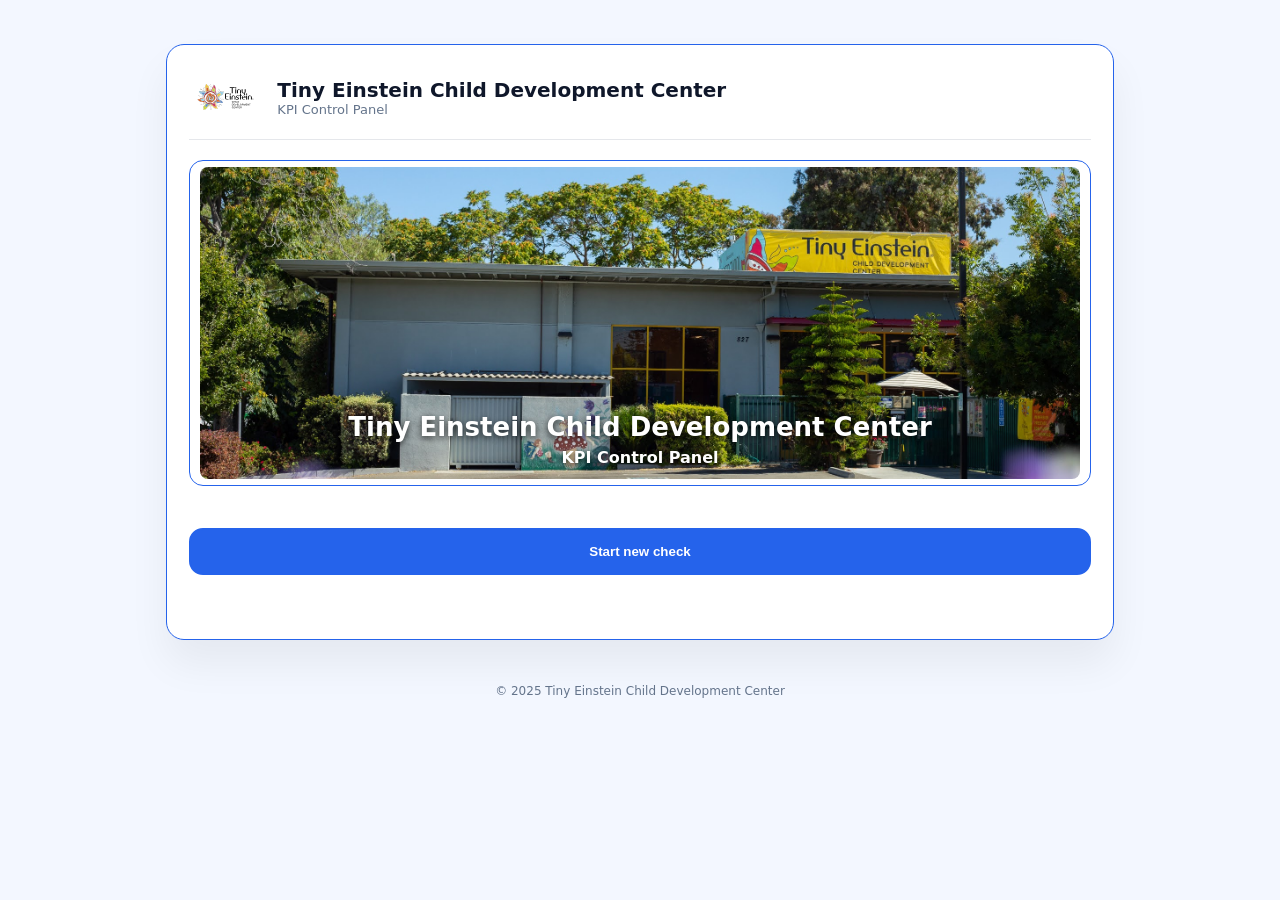
<file: index.html>
<!DOCTYPE html>
<html lang="en">
<head>
<meta charset="UTF-8"/>
<meta http-equiv="refresh" content="0;url=form.html"/>
<title>KPI System — Tiny Einstein</title>
</head>
<body>
<p>Redirecting to <a href="form.html">KPI Entry Form</a>…</p>
</body>
</html>
</file>
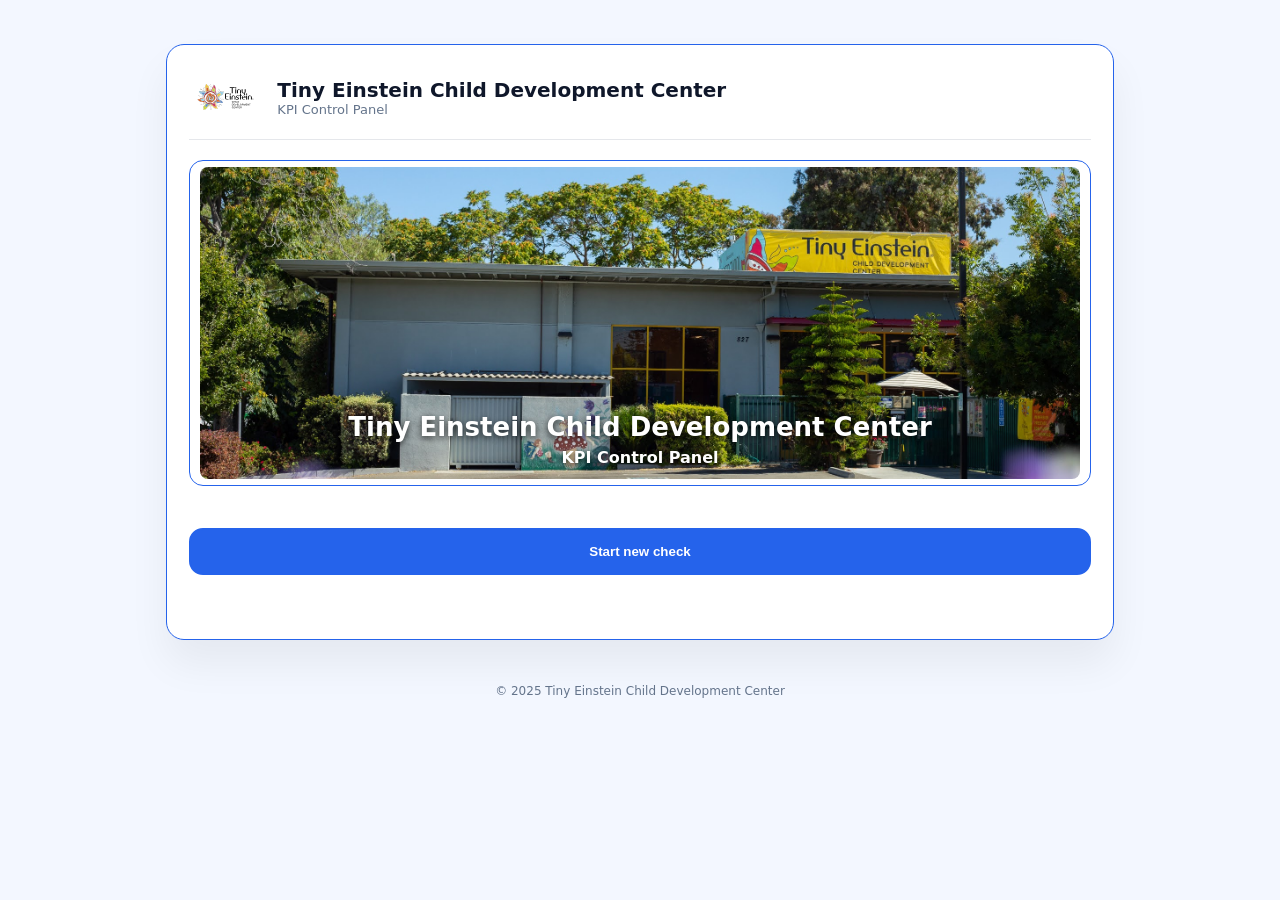
<file: form.html>
<!DOCTYPE html>
<html lang="en">
<head>
<meta charset="UTF-8"/>
<meta name="viewport" content="width=device-width, initial-scale=1"/>
<title>Admin KPI Checklist</title>
<style>
  :root{--bg:#f3f7ff;--card:#fff;--text:#0f172a;--muted:#64748b;--border:#e5e7eb;--accent:#2563eb;--ok:#16a34a;--bad:#dc2626}
  *{box-sizing:border-box}
  body{margin:0;background:var(--bg);color:var(--text);font-family:Inter,system-ui,-apple-system,Segoe UI,Roboto,Arial}
  .wrap{max-width:980px;margin:28px auto;padding:16px}
  .card{background:var(--card);border:1px solid var(--accent);border-radius:18px;box-shadow:0 24px 40px rgba(2,6,23,.06);padding:22px}

  .grid{display:grid;grid-template-columns:repeat(4,1fr);gap:12px}
  .field{display:flex;flex-direction:column;gap:6px}
  label{font-size:12px;color:var(--muted)}

  .control{height:44px;display:flex;align-items:center;border:1px solid var(--border);
           border-radius:12px;background:#fff;padding:0 12px;font-size:14px}

  .section{margin-top:28px;padding-top:20px;border-top:1px dashed var(--border)}
  .row{display:flex;align-items:center;justify-content:center;gap:16px;padding:8px 0}
  .note{font-size:12px;color:var(--muted);text-align:center}
  .error{font-size:12px;color:var(--bad);margin-top:6px;white-space:pre-line;text-align:center}

  .btn{border:2px solid var(--accent);border-radius:14px;padding:14px 22px;font-weight:700;cursor:pointer;
       display:inline-flex;gap:8px;align-items:center;justify-content:center;min-width:200px;margin:20px 0;background:#fff;color:var(--accent)}
  .btn.primary{background:var(--accent);color:#fff}
  .btn[disabled]{opacity:.6;cursor:not-allowed}
  .btn.full{width:100%}
  .btn.finish{background:#F4C542;border-color:#F4C542;color:#000;min-width:260px}

  .center{display:flex;justify-content:center;align-items:center}
  .spinner{width:16px;height:16px;border:3px solid rgba(0,0,0,.15);border-top-color:var(--accent);
           border-radius:50%;animation:spin .8s linear infinite;display:inline-block;vertical-align:middle}
  @keyframes spin{to{transform:rotate(360deg)}}

  /* Multi dropdown */
  .multi{position:relative}
  .multi-toggle{display:flex;align-items:center;cursor:pointer;position:relative}
  .multi-toggle.control{padding-right:28px}
  .multi-toggle span{flex:1 1 auto;min-width:0;display:block;white-space:nowrap;overflow:hidden;text-overflow:ellipsis;font-size:14px}
  .multi-caret{position:absolute;right:10px;top:50%;transform:translateY(-50%);pointer-events:none;opacity:.7}
  .multi-panel{position:absolute;top:calc(100% + 6px);left:0;right:0;background:#fff;border:1px solid var(--border);
               border-radius:12px;box-shadow:0 12px 24px rgba(2,6,23,.08);z-index:10;padding:8px;max-height:260px;overflow:auto}
  .opt{display:flex;align-items:center;gap:8px;padding:6px;border-radius:8px;cursor:pointer}
  .opt:hover{background:#f8fafc}
  .opt input{margin:0}
  .panel-actions{position:sticky;bottom:0;background:#fff;border-top:1px solid var(--border);
    padding:8px;margin:8px -8px -8px;display:flex;gap:8px;align-items:center;justify-content:flex-end}
  .mini-btn{border:1px solid var(--accent);background:var(--accent);color:#fff;border-radius:10px;padding:8px 5px;cursor:pointer;font-weight:700}
  .mini-btn.secondary{background:#fff;color:var(--accent)}
  .badge{display:inline-block;padding:4px 8px;font-size:12px;border-radius:999px;background:#eef2ff;color:#334155}

  /* Таблиці */
  table{width:100%;border-collapse:separate;border-spacing:0;margin-top:8px;border-radius:12px;overflow:hidden;table-layout:fixed}
  th,td{padding:10px 12px;border:1px solid var(--border);white-space:normal;word-break:keep-all;overflow-wrap:break-word;vertical-align:top}
  th{background:#eef2ff;text-align:left;color:#334155;font-size:13px;font-weight:600}
  td{background:#fff;font-size:14px}
  textarea{width:100%;min-height:36px;padding:8px;border:1px solid var(--border);border-radius:8px;resize:vertical;font-size:14px}

  .hidden{display:none}
  .req{color:var(--bad);font-weight:700;margin-left:4px}
  .invalid{border-color:var(--bad)!important;box-shadow:0 0 0 2px rgba(220,38,38,.12)}

  /* Yes/No сегментовані кнопки */
  .seg{display:inline-grid;grid-auto-flow:column;background:#f1f5f9;border-radius:999px;padding:4px 6px;gap:6px}
  .seg button{border:0;padding:8px 22px;border-radius:999px;font-weight:700;cursor:pointer;font-size:13px;background:transparent;color:var(--muted)}
  .seg button[data-val="no"].active{background:#fee2e2;color:#b91c1c;box-shadow:0 0 0 2px rgba(0,0,0,.06) inset}
  .seg button[data-val="yes"].active{background:#dcfce7;color:#15803d;box-shadow:0 0 0 2px rgba(0,0,0,.06) inset}

  .header{display:flex;align-items:center;gap:16px;margin-bottom:20px;border-bottom:1px solid var(--border);padding-bottom:12px}
  .header img{height:60px;object-fit:contain}
  .header-text .brand{font-weight:900;font-size:20px}
  .header-text .brand-sub{font-size:13px;color:var(--muted)}
  .hero{position:relative;border:1px solid var(--accent);border-radius:14px;padding:6px;background:#fff;overflow:hidden;display:flex;justify-content:center;align-items:center}
  .hero img{width:calc(100% - 8px);height:calc(320px - 8px);object-fit:cover;border-radius:8px;display:block}
  .hero-text{position:absolute;bottom:18px;left:0;right:0;text-align:center;color:#fff;padding:0 10px}
  .hero-text .brand{font-weight:900;font-size:26px;text-shadow:0 2px 6px rgba(0,0,0,.7)}
  .hero-text .brand-sub{font-size:16px;font-weight:700;text-shadow:0 2px 5px rgba(0,0,0,.7);margin-top:6px}

  /* Кольорові теми */
  body.theme-pink{--accent:#ec4899;--bg:#fff7fb}
  body.theme-green{--accent:#16a34a;--bg:#f7fef9}
  body.theme-blue{--accent:#2563eb;--bg:#eef7ff}

  .footer{display:flex;justify-content:center;font-size:12px;color:#64748b;margin:28px 0}
  @media(max-width:860px){.grid{grid-template-columns:1fr 1fr}}
  @media(max-width:560px){.grid{grid-template-columns:1fr}}
</style>
</head>
<body>
<div class="wrap">

  <!-- Start Screen -->
  <div class="card" id="startScreen">
    <div class="header">
      <img src="logo.svg" alt="Logo" onerror="this.style.display='none'"/>
      <div class="header-text">
        <div class="brand">Tiny Einstein Child Development Center</div>
        <div class="brand-sub">KPI Control Panel</div>
      </div>
    </div>
    <div class="hero">
      <img src="samples.jpg" alt="Kindergarten" onerror="this.style.display='none'"/>
      <div class="hero-text">
        <div class="brand">Tiny Einstein Child Development Center</div>
        <div class="brand-sub">KPI Control Panel</div>
      </div>
    </div>
    <div class="center" style="margin:22px 0">
      <button class="btn primary full" id="startBtn">Start new check</button>
    </div>
  </div>

  <!-- Main Form -->
  <div class="card hidden" id="formCard">
    <div class="header">
      <img src="logo.svg" alt="Logo" onerror="this.style.display='none'"/>
      <div class="header-text">
        <div class="brand">Tiny Einstein Child Development Center</div>
        <div class="brand-sub">KPI Control Panel</div>
      </div>
    </div>

    <h1 style="margin:0 0 14px;font-size:22px;text-align:center">Admin Checklist — KPI</h1>

    <!-- Рядок вибору: Room / Slot / Date / Staff -->
    <div class="grid">
      <div class="field">
        <label>Room <span class="req">*</span></label>
        <div class="multi">
          <div class="multi-toggle control" id="roomToggle">
            <span id="roomLabel"><span class="spinner"></span> Loading…</span>
            <span class="multi-caret">▾</span>
          </div>
          <div class="multi-panel hidden" id="roomPanel"></div>
        </div>
        <div id="roomErr" class="error hidden"></div>
      </div>

      <div class="field">
        <label>Time Slot <span class="req">*</span></label>
        <div class="multi">
          <div class="multi-toggle control" id="slotToggle">
            <span id="slotLabel"><span class="spinner"></span> Loading…</span>
            <span class="multi-caret">▾</span>
          </div>
          <div class="multi-panel hidden" id="slotPanel"></div>
        </div>
        <div id="slotErr" class="error hidden"></div>
      </div>

      <div class="field">
        <label>Date (MM-DD-YYYY) <span class="req">*</span></label>
        <input type="date" id="dateInput" class="control" style="cursor:pointer"/>
        <div id="dateErr" class="error hidden"></div>
      </div>

      <div class="field">
        <label>Staff Present (multi) <span class="req">*</span></label>
        <div class="multi">
          <div class="multi-toggle control" id="staffToggle">
            <span id="staffLabel">Select room first…</span>
            <span class="multi-caret">▾</span>
          </div>
          <div class="multi-panel hidden" id="staffPanel"></div>
        </div>
        <div id="staffErr" class="error hidden"></div>
      </div>
    </div>

    <!-- Team KPI -->
    <div id="teamBlock" class="section hidden">
      <div class="row">
        <div style="text-align:center">
          <div style="font-weight:700">Team KPI — Review</div>
          <div class="note">Press "Show checklist" to load indicators. Comment required when "No".</div>
        </div>
      </div>
      <div class="center" id="teamPrepWrap">
        <button class="btn primary" id="teamPrepBtn">Show checklist</button>
      </div>
      <div id="teamLoading" class="center hidden" style="margin-top:12px">
        <div class="spinner"></div><span style="margin-left:8px">Loading team indicators...</span>
      </div>
      <div id="teamTableWrap" class="hidden">
        <table>
          <thead><tr><th style="width:22%">Category</th><th>Indicator</th><th style="width:140px">Check</th><th style="width:28%">Comment</th></tr></thead>
          <tbody id="teamBody"></tbody>
        </table>
        <div class="center"><div id="teamValMsg" class="error hidden"></div></div>
        <div class="center">
          <button class="btn primary" id="teamConfirm">Confirm Selection</button>
        </div>
      </div>
      <div class="note">After confirmation, Team KPI is locked and you proceed to Individual KPI.</div>
    </div>

    <!-- Individual gate -->
    <div id="indGate" class="section hidden">
      <div class="row">
        <div style="text-align:center">
          <div style="font-weight:700">Individual KPI</div>
          <div class="note">Were there any individual KPI breaches during this slot?</div>
        </div>
      </div>
      <div class="center">
        <div class="seg" id="breachSeg">
          <button type="button" data-val="no" class="active">No</button>
          <button type="button" data-val="yes">Yes</button>
        </div>
      </div>
    </div>

    <!-- Individual details -->
    <div id="indBlock" class="section hidden">
      <div class="field" style="max-width:420px;margin:0 auto">
        <label>Who had a breach? <span class="req">*</span></label>
        <div class="multi">
          <div class="multi-toggle control" id="indStaffToggle">
            <span id="indStaffLabel">Select staff…</span>
            <span class="multi-caret">▾</span>
          </div>
          <div class="multi-panel hidden" id="indStaffPanel"></div>
        </div>
        <div id="indErr" class="error hidden"></div>
      </div>
      <div id="indLoading" class="center hidden" style="margin-top:12px">
        <div class="spinner"></div><span style="margin-left:8px">Loading individual indicators...</span>
      </div>
      <div id="indTableWrap" class="hidden">
        <table>
          <thead><tr><th style="width:22%">Category</th><th>Indicator</th><th style="width:140px">Check</th><th style="width:28%">Comment</th></tr></thead>
          <tbody id="indBody"></tbody>
        </table>
        <div class="center"><div id="indValMsg" class="error hidden"></div></div>
        <div class="center">
          <button class="btn primary" id="finishInd">Confirm Selection</button>
        </div>
      </div>
    </div>

    <!-- Finish -->
    <div id="finishSection" class="section hidden">
      <div class="center">
        <button class="btn finish" id="finishBtn">Confirm &amp; Finish</button>
      </div>
    </div>

    <div id="msg" class="note" style="margin-top:12px;text-align:center"></div>
  </div>

</div>
<div class="footer">© 2025 Tiny Einstein Child Development Center</div>

<script src="assets/app.js"></script>
<script src="assets/form.js"></script>
</body>
</html>
</file>
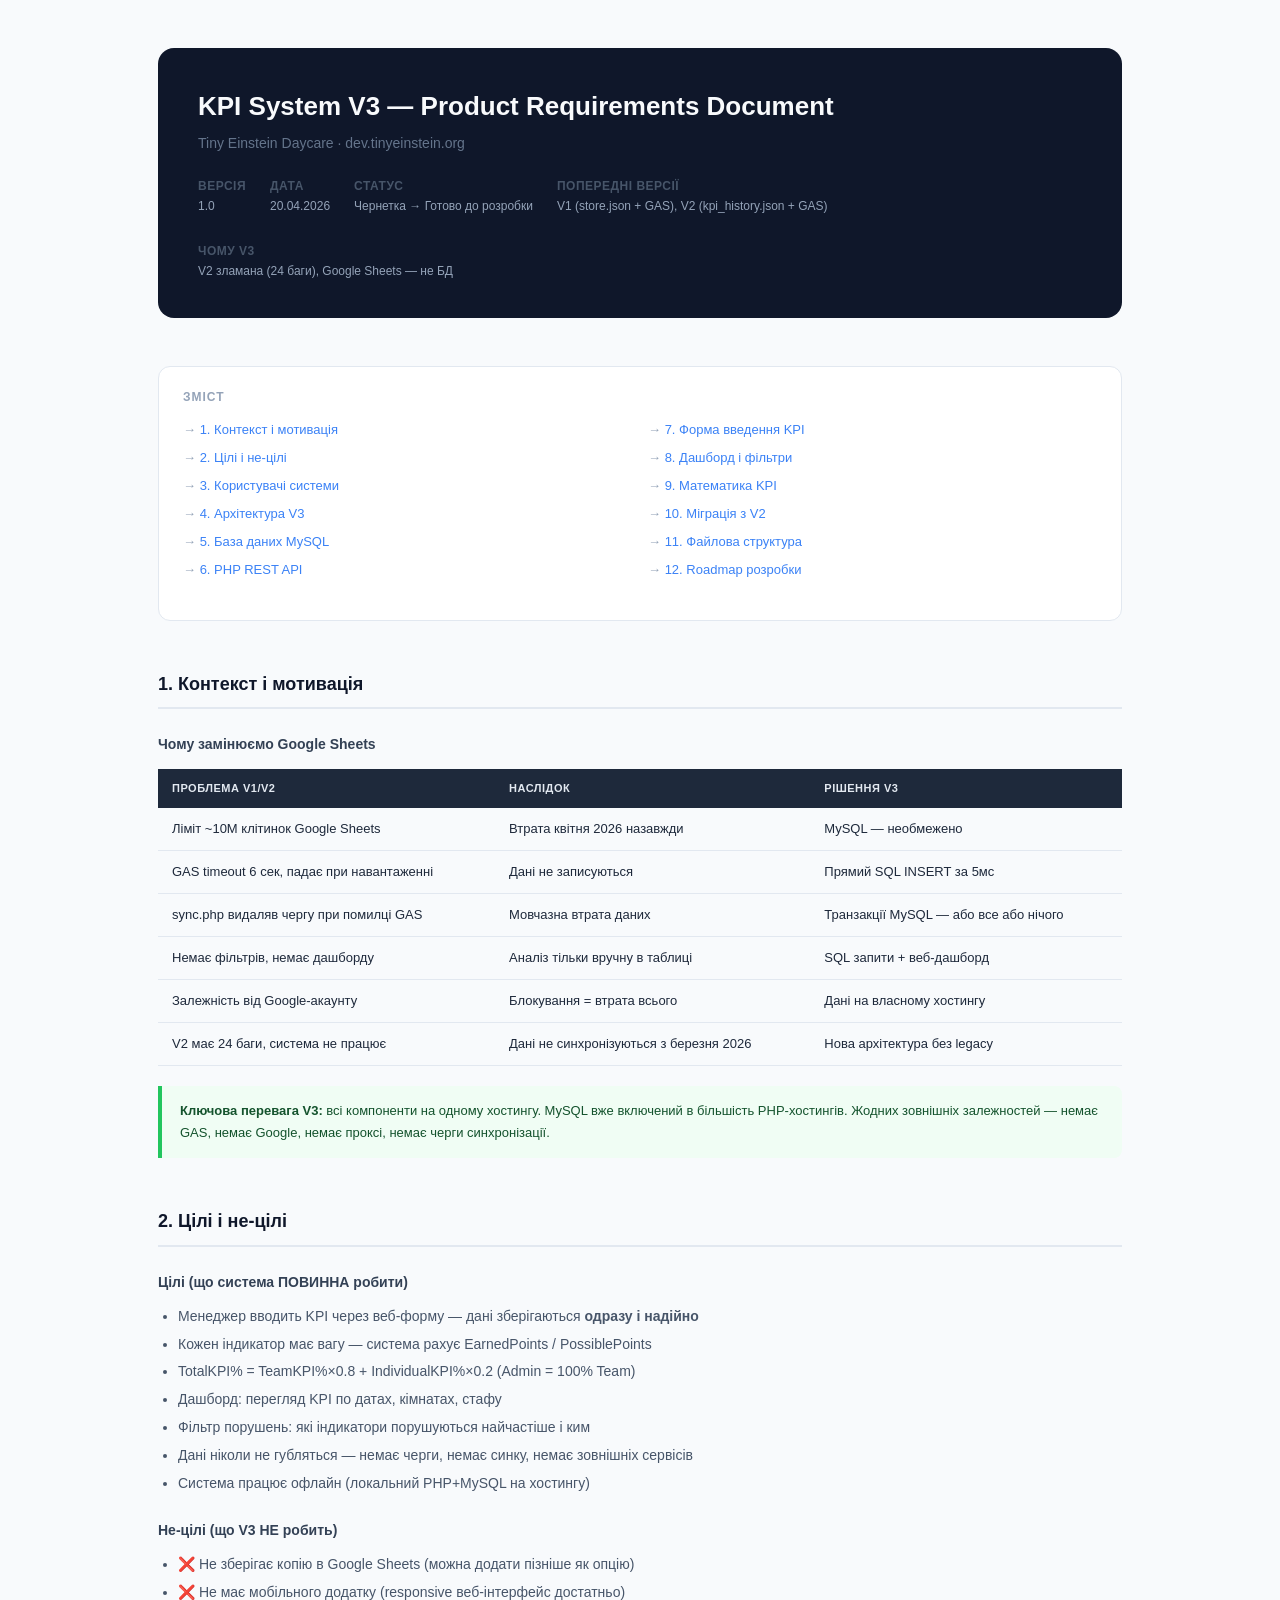
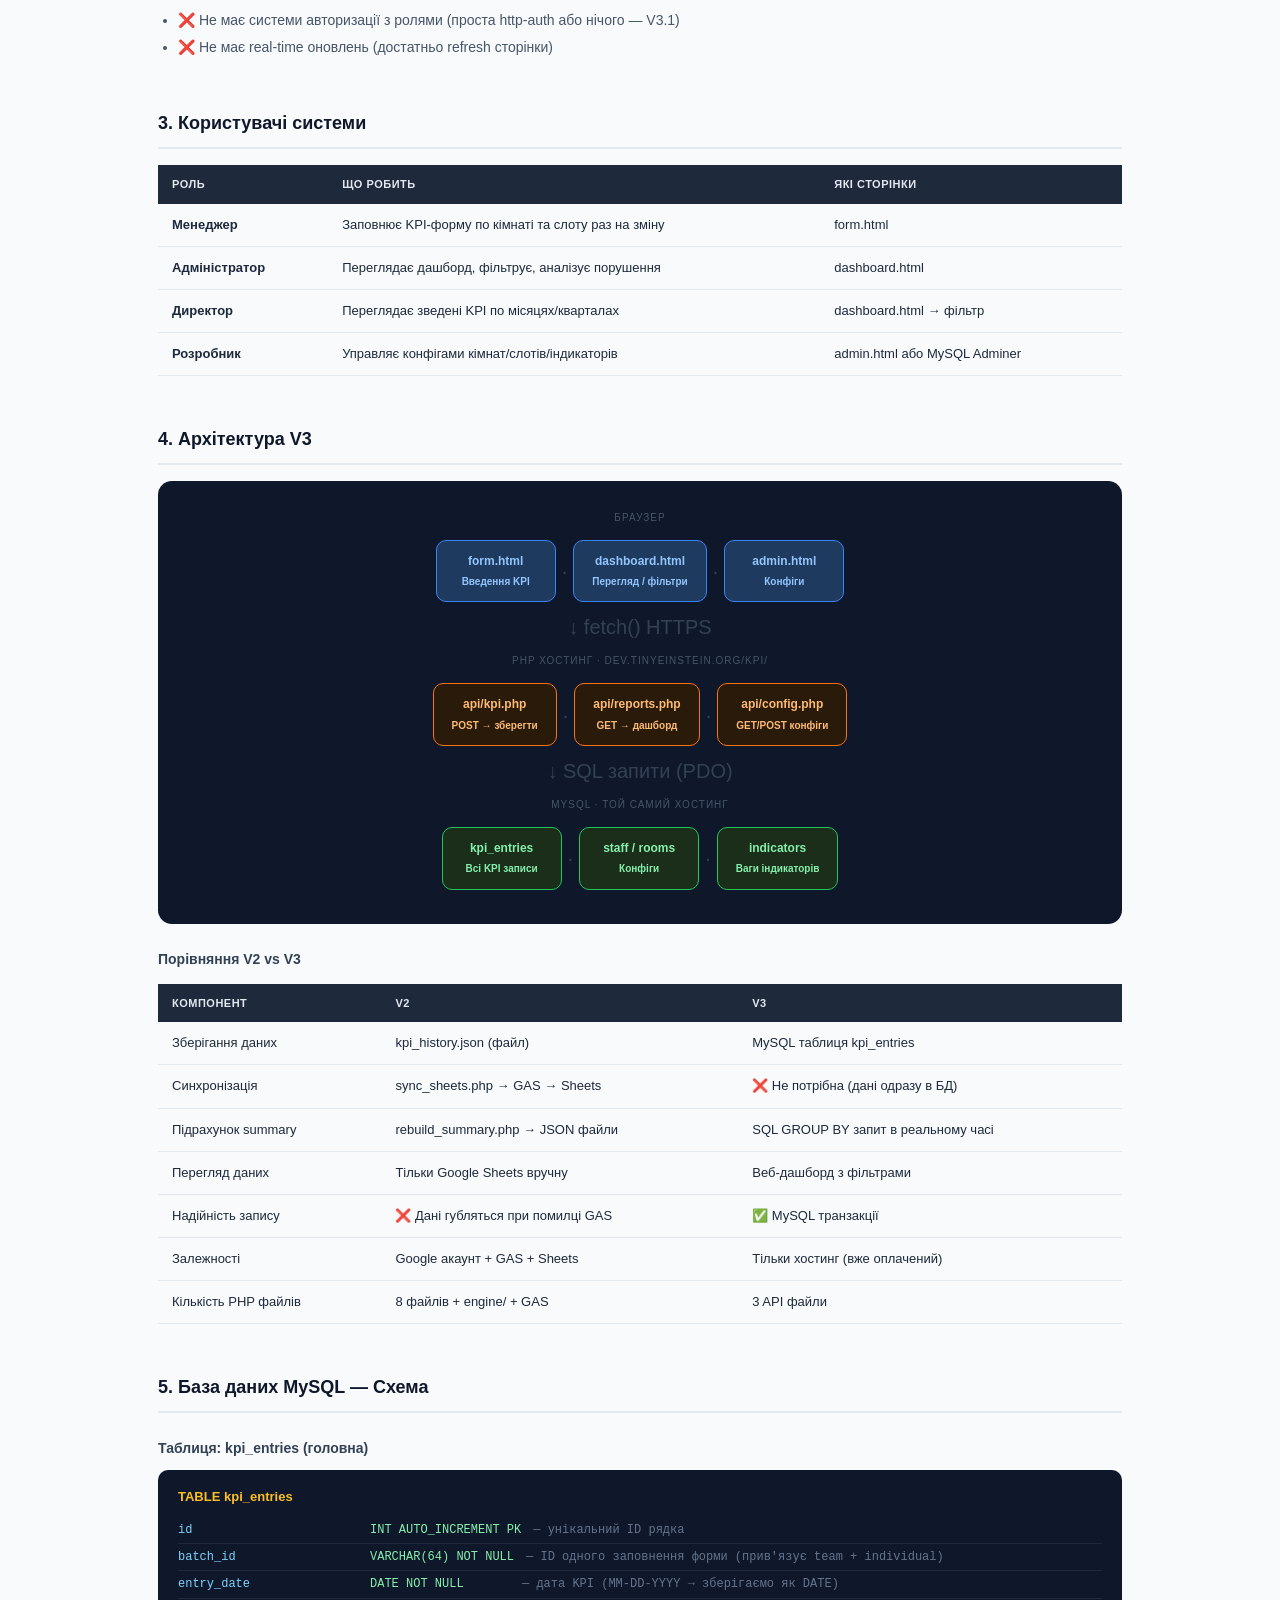
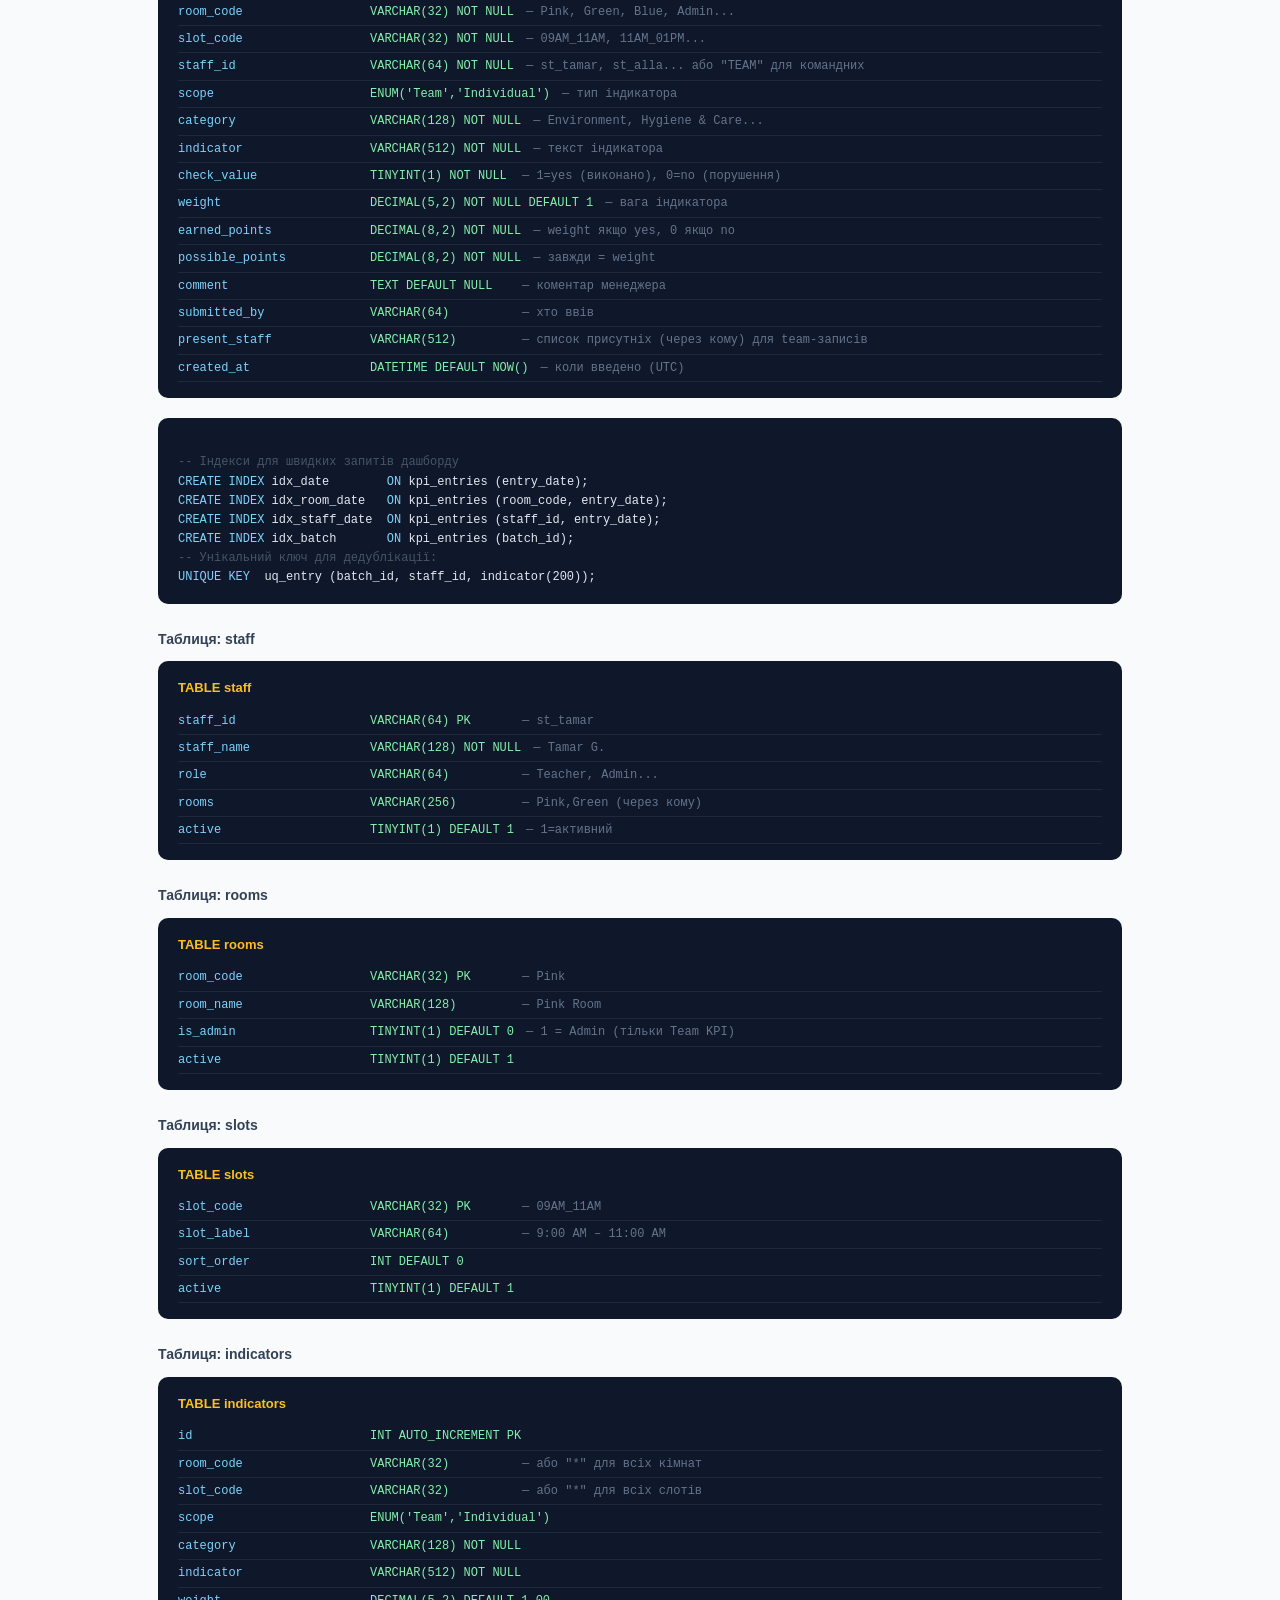
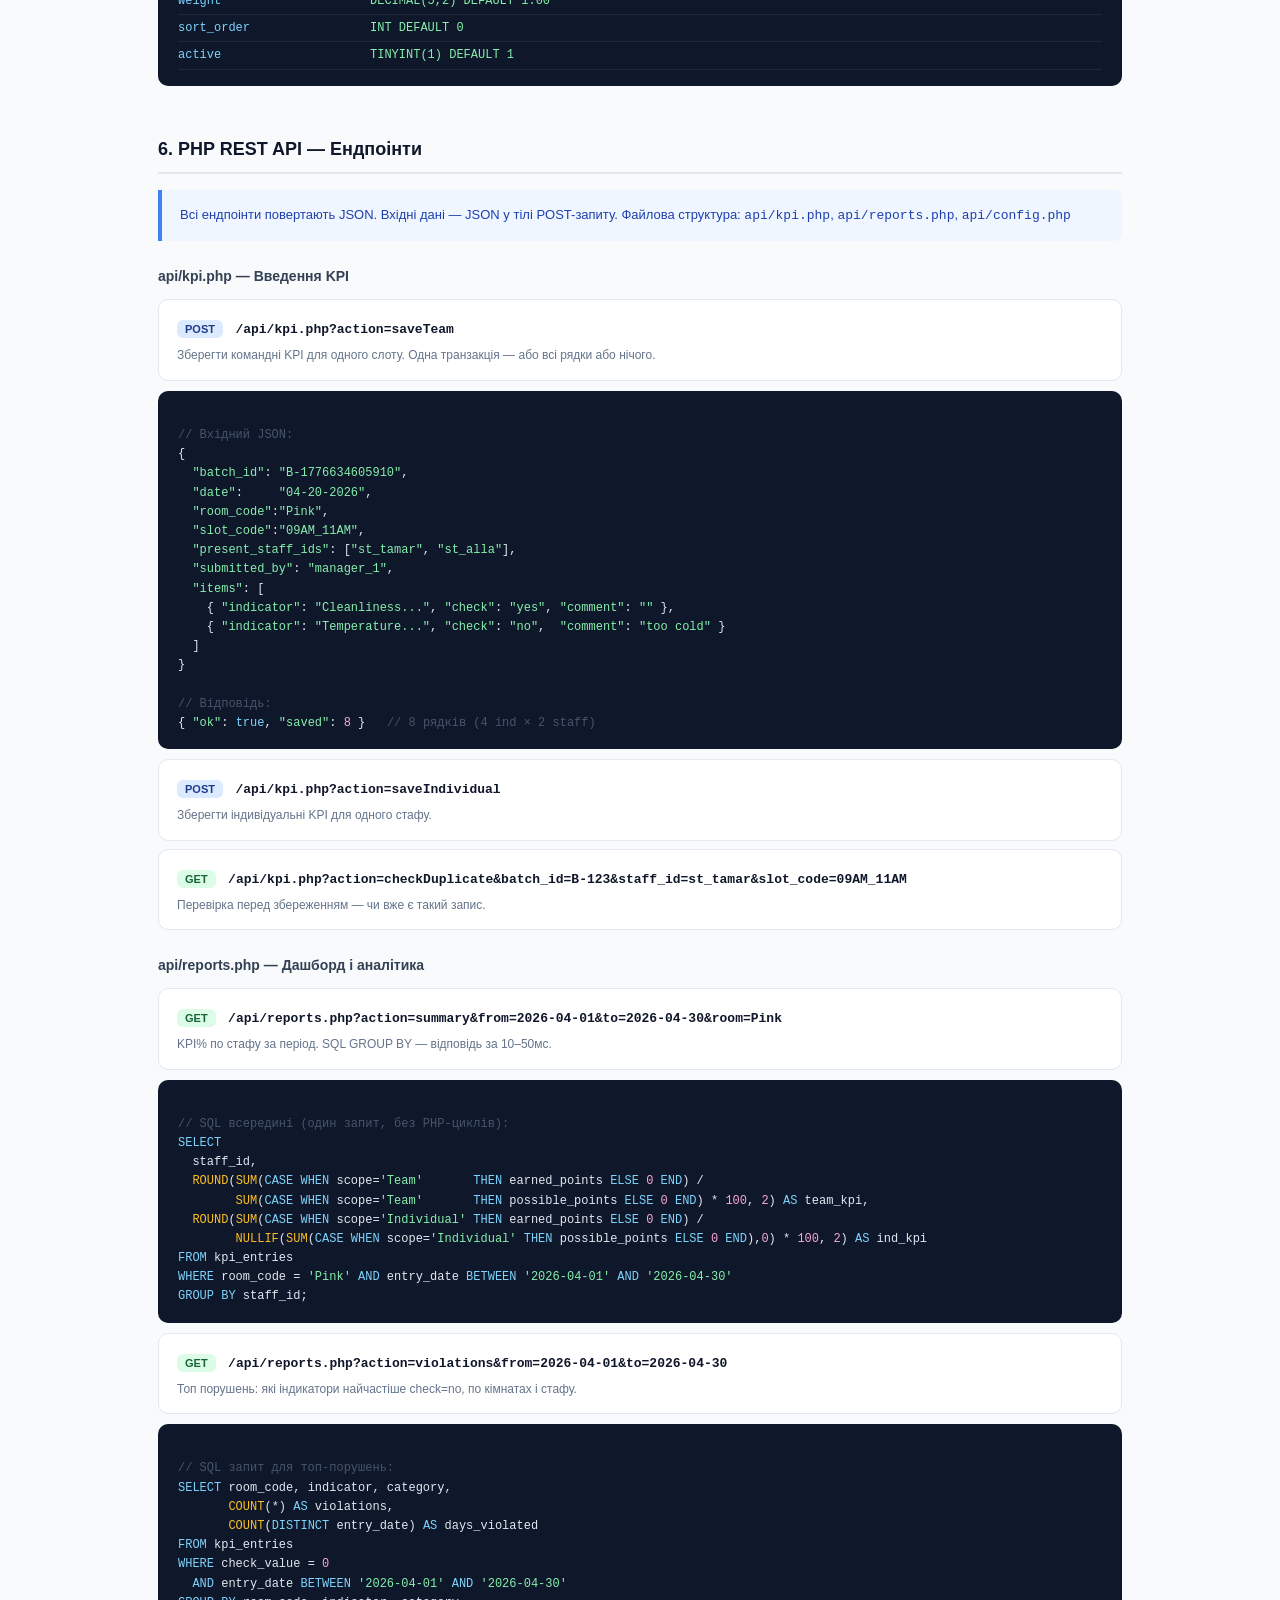
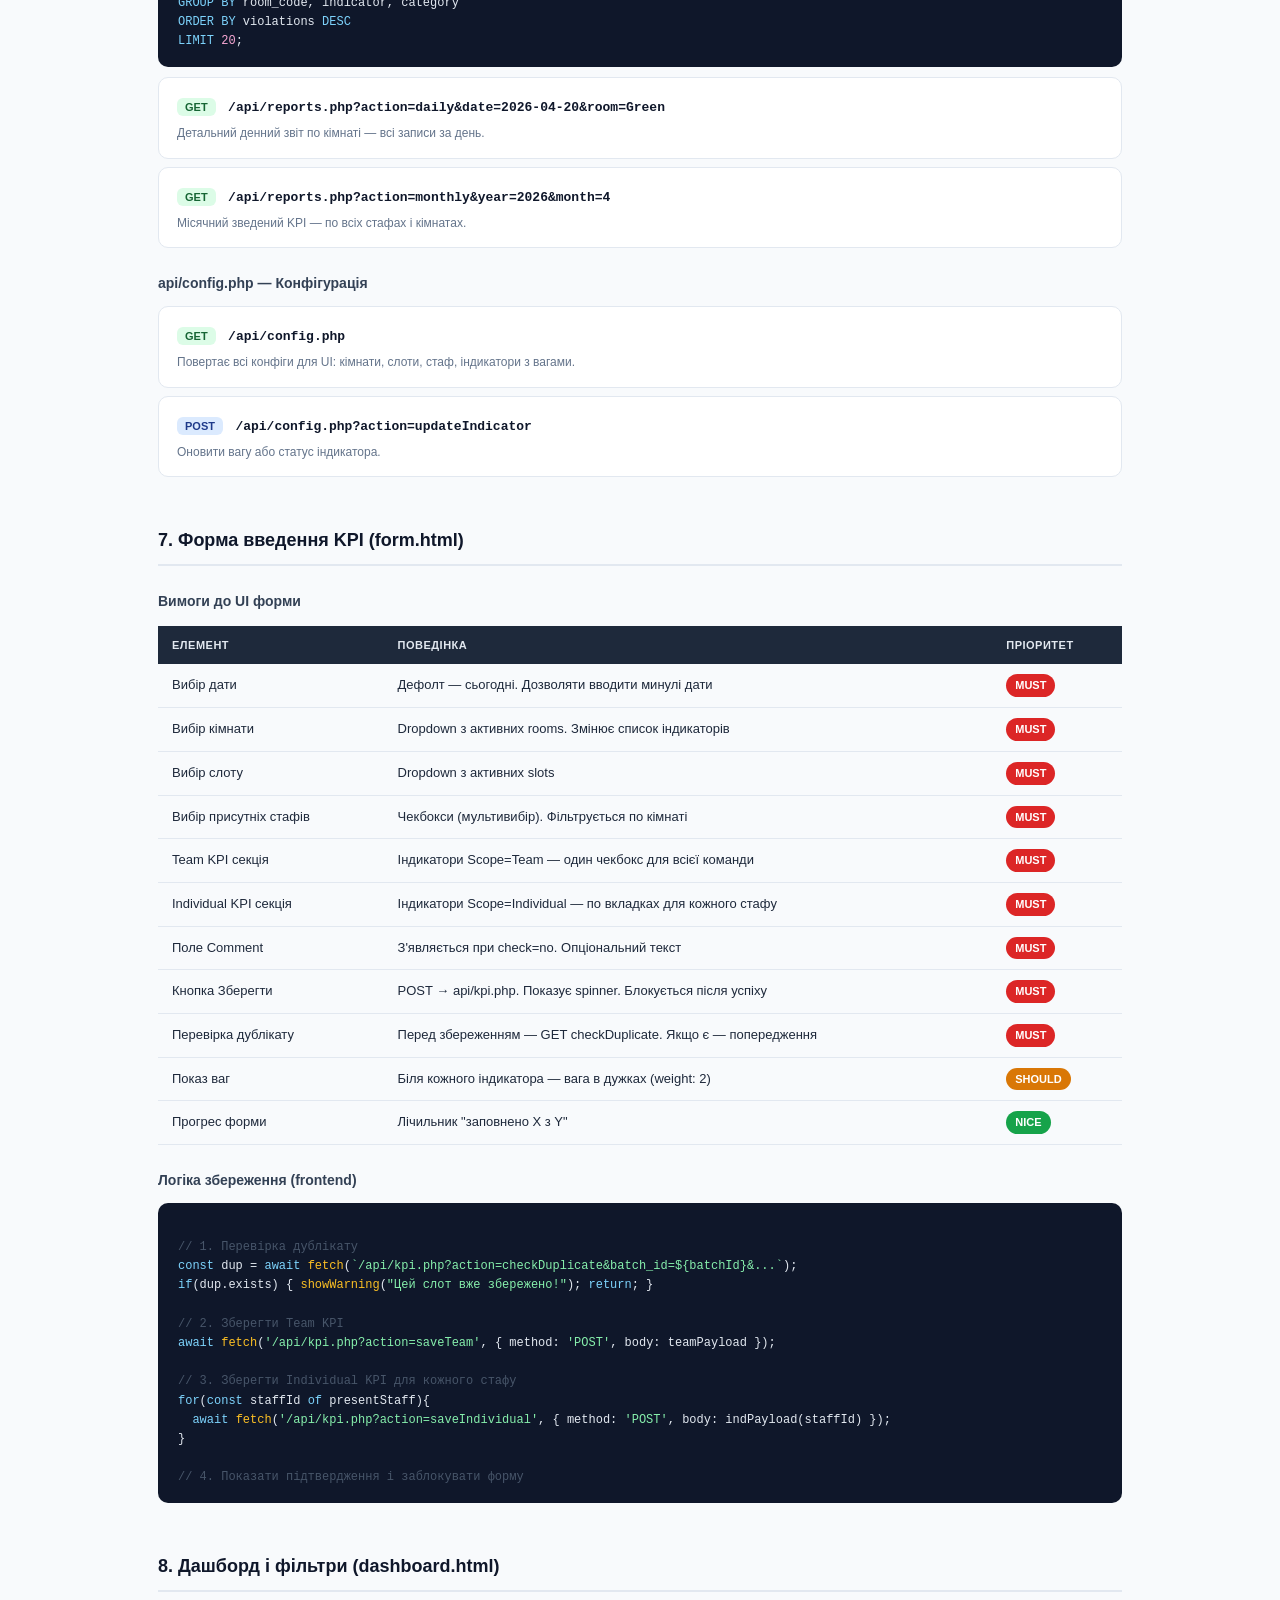
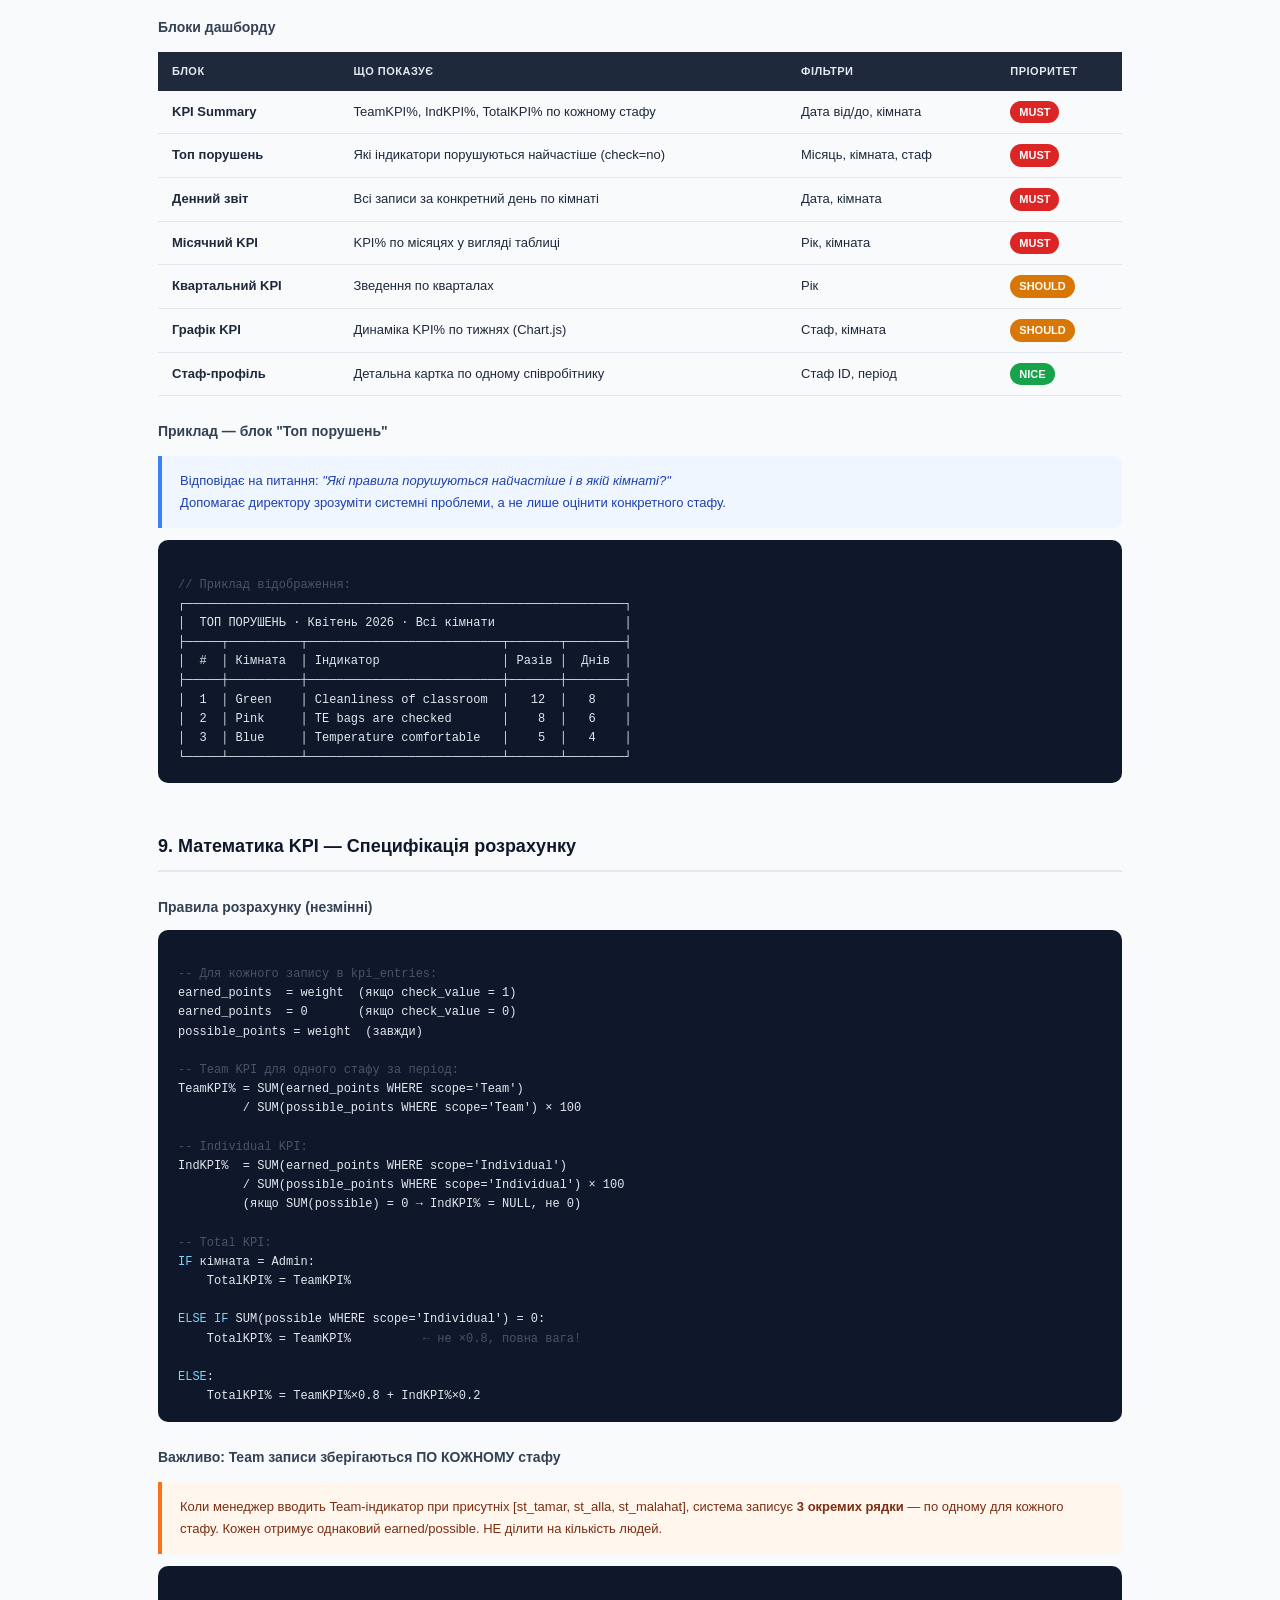
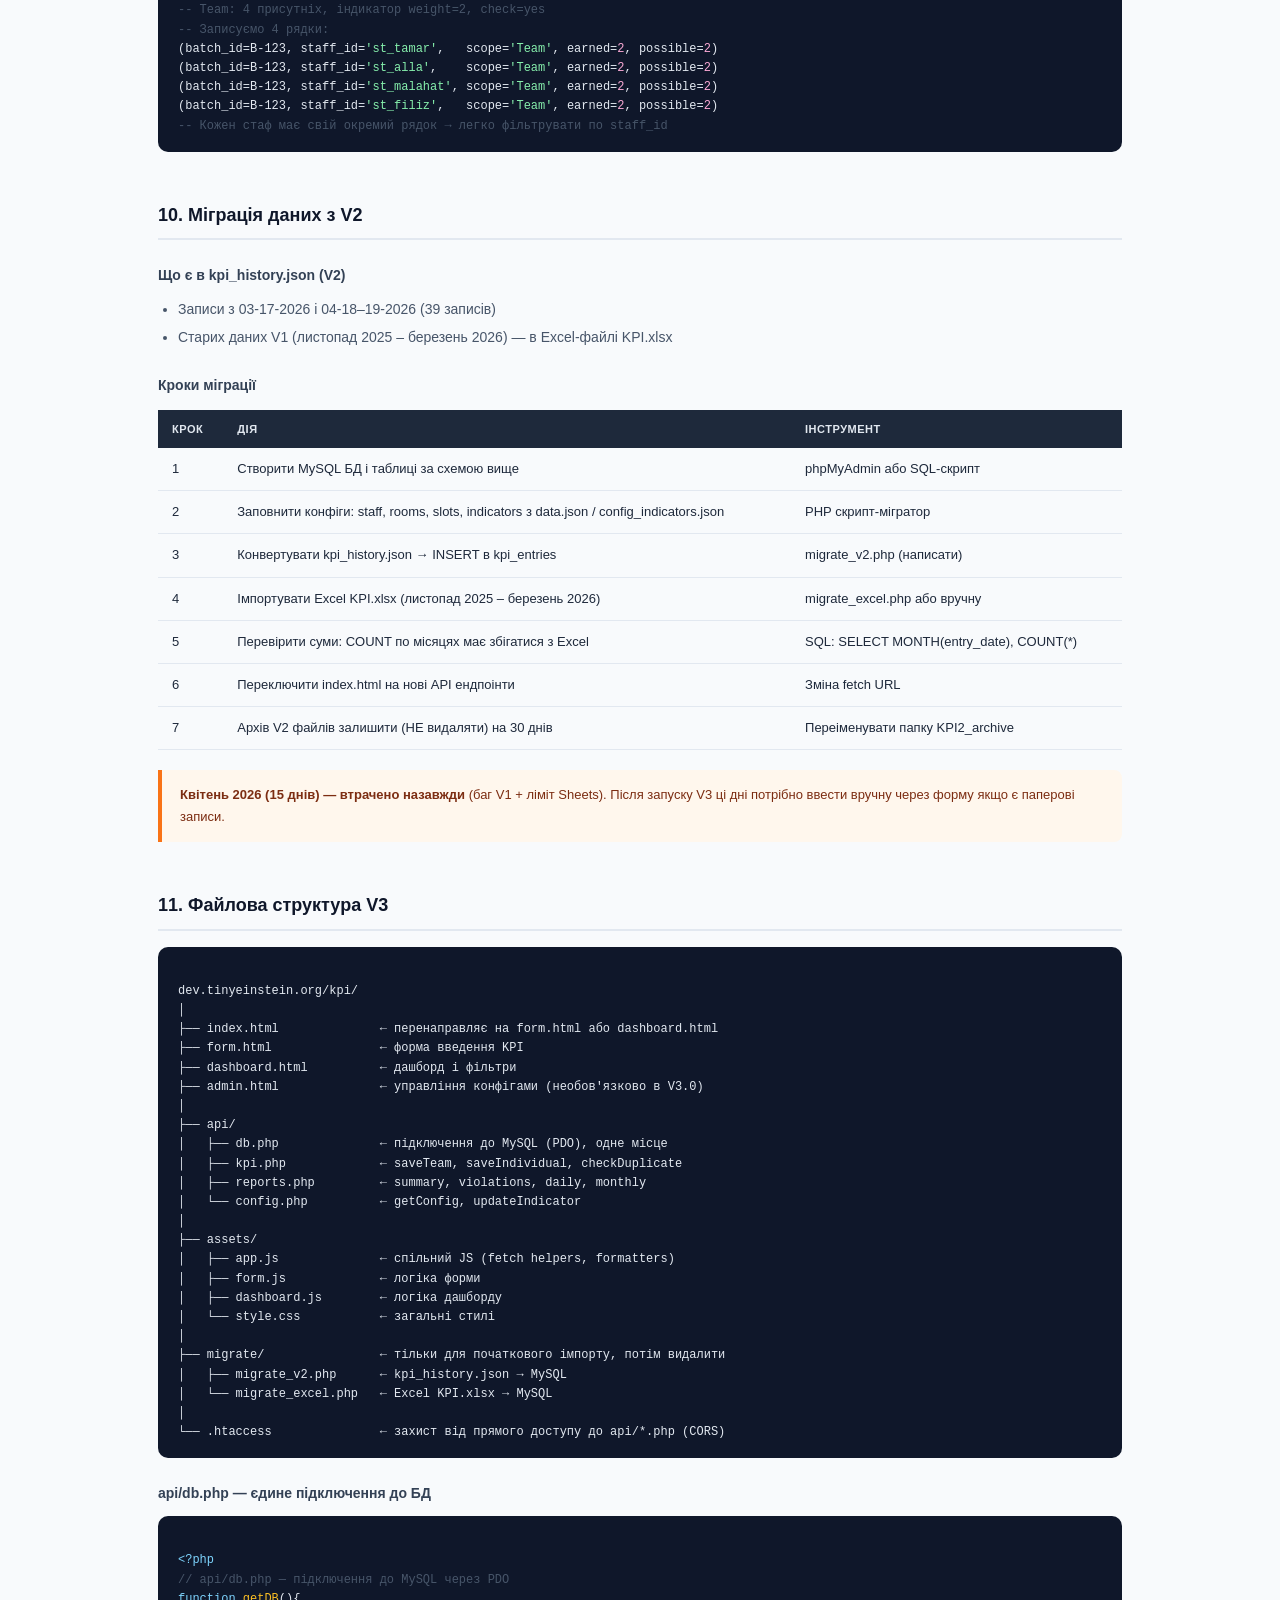
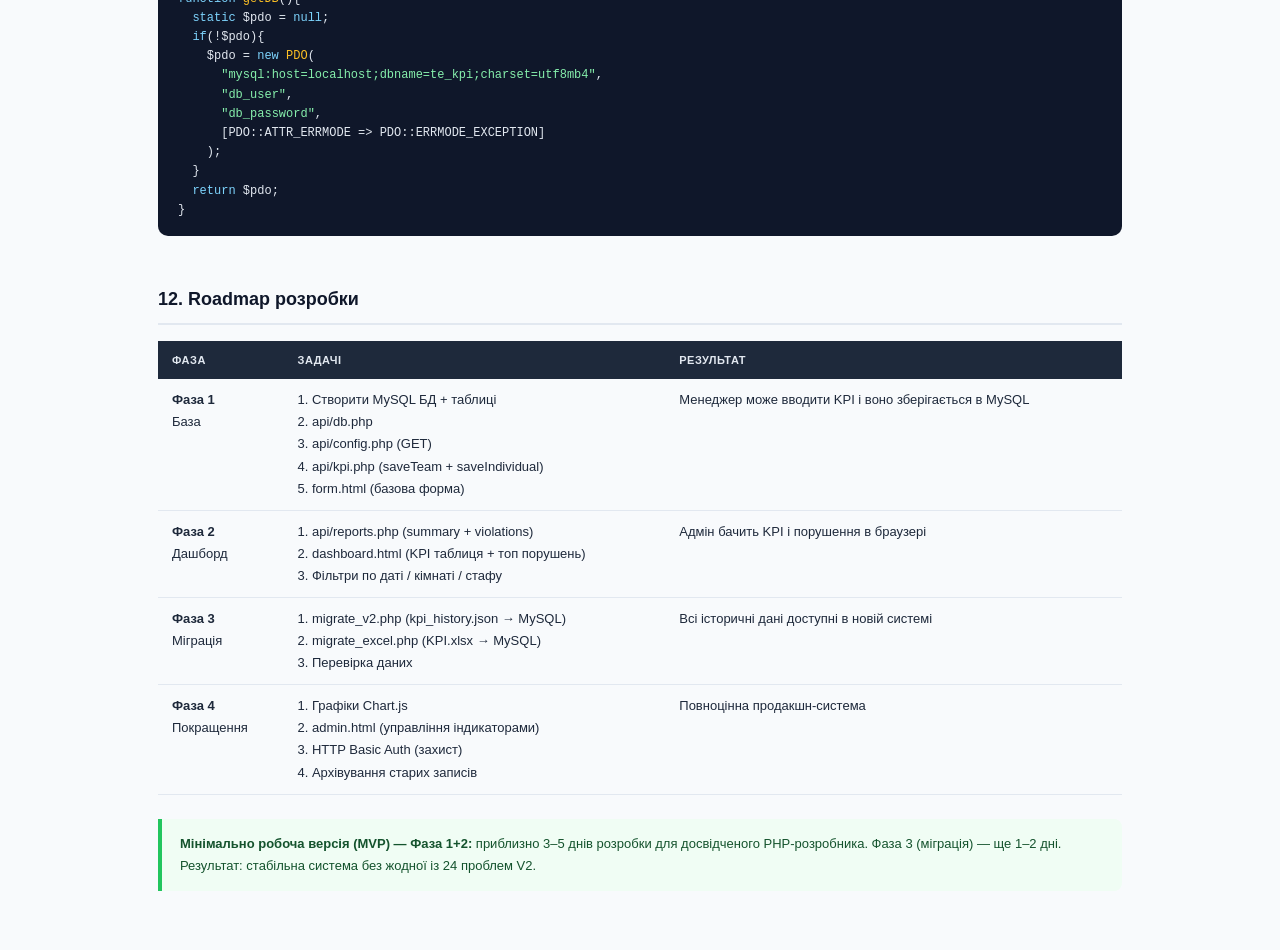
<file: PRD.html>
<!DOCTYPE html>
<html lang="uk">
<head>
<meta charset="UTF-8"/>
<title>PRD — KPI System V3 · Tiny Einstein</title>
<style>
* { box-sizing: border-box; margin: 0; padding: 0; }
body { font-family: Inter, Arial, sans-serif; background: #f8fafc; color: #1e293b; padding: 48px 28px; max-width: 1020px; margin: 0 auto; line-height: 1.7; }

/* HEADER */
.prd-header { background: #0f172a; border-radius: 16px; padding: 36px 40px; margin-bottom: 48px; }
.prd-header h1 { font-size: 26px; font-weight: 800; color: #f8fafc; margin-bottom: 4px; }
.prd-header .sub { font-size: 14px; color: #64748b; margin-bottom: 20px; }
.meta-row { display: flex; gap: 24px; flex-wrap: wrap; }
.meta-item { font-size: 12px; }
.meta-item .label { color: #475569; text-transform: uppercase; letter-spacing: .5px; font-weight: 700; }
.meta-item .value { color: #94a3b8; }

/* SECTIONS */
h2 { font-size: 18px; font-weight: 800; color: #0f172a; margin: 48px 0 16px; padding-bottom: 8px; border-bottom: 2px solid #e2e8f0; }
h3 { font-size: 14px; font-weight: 700; color: #334155; margin: 24px 0 10px; }
h4 { font-size: 13px; font-weight: 700; color: #64748b; margin: 16px 0 6px; text-transform: uppercase; letter-spacing: .5px; }

p { font-size: 14px; color: #475569; margin-bottom: 10px; }
ul, ol { padding-left: 20px; margin-bottom: 12px; }
li { font-size: 14px; color: #475569; margin-bottom: 4px; }

/* BOXES */
.info  { background: #eff6ff; border-left: 4px solid #3b82f6; border-radius: 0 8px 8px 0; padding: 14px 18px; margin: 12px 0; font-size: 13px; color: #1e40af; }
.warn  { background: #fff7ed; border-left: 4px solid #f97316; border-radius: 0 8px 8px 0; padding: 14px 18px; margin: 12px 0; font-size: 13px; color: #7c2d12; }
.good  { background: #f0fdf4; border-left: 4px solid #22c55e; border-radius: 0 8px 8px 0; padding: 14px 18px; margin: 12px 0; font-size: 13px; color: #14532d; }

/* TABLE */
table { width: 100%; border-collapse: collapse; font-size: 13px; margin: 12px 0 20px; }
th { background: #1e293b; color: #e2e8f0; padding: 10px 14px; text-align: left; font-size: 11px; text-transform: uppercase; letter-spacing: .5px; font-weight: 700; }
td { padding: 10px 14px; border-bottom: 1px solid #e2e8f0; vertical-align: top; }
tr:nth-child(even) td { background: #f8fafc; }

/* CODE */
.code { background: #0f172a; color: #e2e8f0; border-radius: 10px; padding: 16px 20px; font-family: 'Courier New', monospace; font-size: 12px; margin: 10px 0; overflow-x: auto; white-space: pre; line-height: 1.6; }
.code .kw  { color: #7dd3fc; }
.code .str { color: #86efac; }
.code .cm  { color: #475569; }
.code .fn  { color: #fbbf24; }
.code .num { color: #f9a8d4; }

/* ARCH DIAGRAM */
.arch { background: #0f172a; border-radius: 14px; padding: 28px; margin: 16px 0; }
.arch-row { display: flex; align-items: center; gap: 0; justify-content: center; flex-wrap: wrap; margin-bottom: 6px; }
.arch-box { border-radius: 10px; padding: 10px 18px; font-size: 12px; font-weight: 700; text-align: center; min-width: 120px; }
.arch-arrow { color: #334155; font-size: 20px; padding: 0 6px; }
.b-blue   { background: #1e3a5f; border: 1.5px solid #3b82f6; color: #93c5fd; }
.b-green  { background: #1a2e1a; border: 1.5px solid #22c55e; color: #86efac; }
.b-orange { background: #2a1a0a; border: 1.5px solid #f97316; color: #fdba74; }
.b-purple { background: #1e1a2e; border: 1.5px solid #8b5cf6; color: #c4b5fd; }
.arch-label { font-size: 10px; color: #475569; text-align: center; margin-bottom: 14px; letter-spacing: 1px; text-transform: uppercase; }

/* TAG */
.tag { display: inline-block; font-size: 11px; font-weight: 700; padding: 3px 10px; border-radius: 999px; margin: 2px; }
.t-must  { background: #fce7f3; color: #831843; }
.t-should{ background: #fef9c3; color: #713f12; }
.t-could { background: #f0fdf4; color: #14532d; }

/* STATUS */
.status { display: inline-block; font-size: 11px; font-weight: 700; padding: 2px 9px; border-radius: 999px; }
.s-must   { background: #dc2626; color: #fff; }
.s-should { background: #d97706; color: #fff; }
.s-nice   { background: #16a34a; color: #fff; }

/* DIVIDER */
.divider { height: 2px; background: linear-gradient(to right, #3b82f6, #8b5cf6, #ec4899); border-radius: 2px; margin: 40px 0; }

/* TOC */
.toc { background: #fff; border: 1.5px solid #e2e8f0; border-radius: 12px; padding: 20px 24px; margin-bottom: 40px; }
.toc-title { font-size: 12px; font-weight: 700; color: #94a3b8; text-transform: uppercase; letter-spacing: 1px; margin-bottom: 12px; }
.toc ul { list-style: none; padding: 0; columns: 2; }
.toc li { font-size: 13px; color: #3b82f6; margin-bottom: 6px; }
.toc li::before { content: "→ "; color: #94a3b8; }

/* DB SCHEMA */
.schema-table { background: #0f172a; border-radius: 10px; padding: 16px 20px; margin: 8px 0 20px; }
.schema-name { font-size: 13px; font-weight: 700; color: #fbbf24; margin-bottom: 8px; }
.schema-row { display: flex; gap: 12px; font-family: 'Courier New', monospace; font-size: 12px; padding: 3px 0; border-bottom: 1px solid #1e293b; }
.schema-col { color: #7dd3fc; min-width: 180px; }
.schema-type { color: #86efac; min-width: 140px; }
.schema-note { color: #64748b; }

/* ENDPOINT */
.endpoint { background: #fff; border: 1.5px solid #e2e8f0; border-radius: 10px; padding: 14px 18px; margin: 8px 0; }
.ep-method { font-size: 11px; font-weight: 800; padding: 3px 8px; border-radius: 6px; margin-right: 8px; }
.ep-get    { background: #dcfce7; color: #166534; }
.ep-post   { background: #dbeafe; color: #1e3a8a; }
.ep-path   { font-family: 'Courier New', monospace; font-size: 13px; font-weight: 700; color: #0f172a; }
.ep-desc   { font-size: 12px; color: #64748b; margin-top: 4px; }
</style>
</head>
<body>

<!-- HEADER -->
<div class="prd-header">
  <h1>KPI System V3 — Product Requirements Document</h1>
  <p class="sub">Tiny Einstein Daycare · dev.tinyeinstein.org</p>
  <div class="meta-row">
    <div class="meta-item"><span class="label">Версія</span><br><span class="value">1.0</span></div>
    <div class="meta-item"><span class="label">Дата</span><br><span class="value">20.04.2026</span></div>
    <div class="meta-item"><span class="label">Статус</span><br><span class="value">Чернетка → Готово до розробки</span></div>
    <div class="meta-item"><span class="label">Попередні версії</span><br><span class="value">V1 (store.json + GAS), V2 (kpi_history.json + GAS)</span></div>
    <div class="meta-item"><span class="label">Чому V3</span><br><span class="value">V2 зламана (24 баги), Google Sheets — не БД</span></div>
  </div>
</div>

<!-- TOC -->
<div class="toc">
  <div class="toc-title">Зміст</div>
  <ul>
    <li>1. Контекст і мотивація</li>
    <li>2. Цілі і не-цілі</li>
    <li>3. Користувачі системи</li>
    <li>4. Архітектура V3</li>
    <li>5. База даних MySQL</li>
    <li>6. PHP REST API</li>
    <li>7. Форма введення KPI</li>
    <li>8. Дашборд і фільтри</li>
    <li>9. Математика KPI</li>
    <li>10. Міграція з V2</li>
    <li>11. Файлова структура</li>
    <li>12. Roadmap розробки</li>
  </ul>
</div>


<!-- 1. КОНТЕКСТ -->
<h2>1. Контекст і мотивація</h2>

<h3>Чому замінюємо Google Sheets</h3>
<table>
  <thead><tr><th>Проблема V1/V2</th><th>Наслідок</th><th>Рішення V3</th></tr></thead>
  <tbody>
    <tr><td>Ліміт ~10M клітинок Google Sheets</td><td>Втрата квітня 2026 назавжди</td><td>MySQL — необмежено</td></tr>
    <tr><td>GAS timeout 6 сек, падає при навантаженні</td><td>Дані не записуються</td><td>Прямий SQL INSERT за 5мс</td></tr>
    <tr><td>sync.php видаляв чергу при помилці GAS</td><td>Мовчазна втрата даних</td><td>Транзакції MySQL — або все або нічого</td></tr>
    <tr><td>Немає фільтрів, немає дашборду</td><td>Аналіз тільки вручну в таблиці</td><td>SQL запити + веб-дашборд</td></tr>
    <tr><td>Залежність від Google-акаунту</td><td>Блокування = втрата всього</td><td>Дані на власному хостингу</td></tr>
    <tr><td>V2 має 24 баги, система не працює</td><td>Дані не синхронізуються з березня 2026</td><td>Нова архітектура без legacy</td></tr>
  </tbody>
</table>

<div class="good">
  <strong>Ключова перевага V3:</strong> всі компоненти на одному хостингу. MySQL вже включений в більшість PHP-хостингів.
  Жодних зовнішніх залежностей — немає GAS, немає Google, немає проксі, немає черги синхронізації.
</div>


<!-- 2. ЦІЛІ -->
<h2>2. Цілі і не-цілі</h2>

<h3>Цілі (що система ПОВИННА робити)</h3>
<ul>
  <li>Менеджер вводить KPI через веб-форму — дані зберігаються <strong>одразу і надійно</strong></li>
  <li>Кожен індикатор має вагу — система рахує EarnedPoints / PossiblePoints</li>
  <li>TotalKPI% = TeamKPI%×0.8 + IndividualKPI%×0.2 (Admin = 100% Team)</li>
  <li>Дашборд: перегляд KPI по датах, кімнатах, стафу</li>
  <li>Фільтр порушень: які індикатори порушуються найчастіше і ким</li>
  <li>Дані ніколи не губляться — немає черги, немає синку, немає зовнішніх сервісів</li>
  <li>Система працює офлайн (локальний PHP+MySQL на хостингу)</li>
</ul>

<h3>Не-цілі (що V3 НЕ робить)</h3>
<ul>
  <li>❌ Не зберігає копію в Google Sheets (можна додати пізніше як опцію)</li>
  <li>❌ Не має мобільного додатку (responsive веб-інтерфейс достатньо)</li>
  <li>❌ Не має системи авторизації з ролями (проста http-auth або нічого — V3.1)</li>
  <li>❌ Не має real-time оновлень (достатньо refresh сторінки)</li>
</ul>


<!-- 3. КОРИСТУВАЧІ -->
<h2>3. Користувачі системи</h2>

<table>
  <thead><tr><th>Роль</th><th>Що робить</th><th>Які сторінки</th></tr></thead>
  <tbody>
    <tr><td><strong>Менеджер</strong></td><td>Заповнює KPI-форму по кімнаті та слоту раз на зміну</td><td>form.html</td></tr>
    <tr><td><strong>Адміністратор</strong></td><td>Переглядає дашборд, фільтрує, аналізує порушення</td><td>dashboard.html</td></tr>
    <tr><td><strong>Директор</strong></td><td>Переглядає зведені KPI по місяцях/кварталах</td><td>dashboard.html → фільтр</td></tr>
    <tr><td><strong>Розробник</strong></td><td>Управляє конфігами кімнат/слотів/індикаторів</td><td>admin.html або MySQL Adminer</td></tr>
  </tbody>
</table>


<!-- 4. АРХІТЕКТУРА -->
<h2>4. Архітектура V3</h2>

<div class="arch">
  <div class="arch-label">Браузер</div>
  <div class="arch-row">
    <div class="arch-box b-blue">form.html<br><small>Введення KPI</small></div>
    <div class="arch-arrow">·</div>
    <div class="arch-box b-blue">dashboard.html<br><small>Перегляд / фільтри</small></div>
    <div class="arch-arrow">·</div>
    <div class="arch-box b-blue">admin.html<br><small>Конфіги</small></div>
  </div>
  <div style="text-align:center;color:#334155;font-size:20px;margin:8px 0;">↓ fetch() HTTPS</div>
  <div class="arch-label" style="margin-top:8px;">PHP Хостинг · dev.tinyeinstein.org/kpi/</div>
  <div class="arch-row">
    <div class="arch-box b-orange">api/kpi.php<br><small>POST → зберегти</small></div>
    <div class="arch-arrow">·</div>
    <div class="arch-box b-orange">api/reports.php<br><small>GET → дашборд</small></div>
    <div class="arch-arrow">·</div>
    <div class="arch-box b-orange">api/config.php<br><small>GET/POST конфіги</small></div>
  </div>
  <div style="text-align:center;color:#334155;font-size:20px;margin:8px 0;">↓ SQL запити (PDO)</div>
  <div class="arch-label" style="margin-top:8px;">MySQL · той самий хостинг</div>
  <div class="arch-row">
    <div class="arch-box b-green">kpi_entries<br><small>Всі KPI записи</small></div>
    <div class="arch-arrow">·</div>
    <div class="arch-box b-green">staff / rooms<br><small>Конфіги</small></div>
    <div class="arch-arrow">·</div>
    <div class="arch-box b-green">indicators<br><small>Ваги індикаторів</small></div>
  </div>
</div>

<h3>Порівняння V2 vs V3</h3>
<table>
  <thead><tr><th>Компонент</th><th>V2</th><th>V3</th></tr></thead>
  <tbody>
    <tr><td>Зберігання даних</td><td>kpi_history.json (файл)</td><td>MySQL таблиця kpi_entries</td></tr>
    <tr><td>Синхронізація</td><td>sync_sheets.php → GAS → Sheets</td><td>❌ Не потрібна (дані одразу в БД)</td></tr>
    <tr><td>Підрахунок summary</td><td>rebuild_summary.php → JSON файли</td><td>SQL GROUP BY запит в реальному часі</td></tr>
    <tr><td>Перегляд даних</td><td>Тільки Google Sheets вручну</td><td>Веб-дашборд з фільтрами</td></tr>
    <tr><td>Надійність запису</td><td>❌ Дані губляться при помилці GAS</td><td>✅ MySQL транзакції</td></tr>
    <tr><td>Залежності</td><td>Google акаунт + GAS + Sheets</td><td>Тільки хостинг (вже оплачений)</td></tr>
    <tr><td>Кількість PHP файлів</td><td>8 файлів + engine/ + GAS</td><td>3 API файли</td></tr>
  </tbody>
</table>


<!-- 5. БАЗА ДАНИХ -->
<h2>5. База даних MySQL — Схема</h2>

<h3>Таблиця: kpi_entries (головна)</h3>
<div class="schema-table">
  <div class="schema-name">TABLE kpi_entries</div>
  <div class="schema-row"><span class="schema-col">id</span><span class="schema-type">INT AUTO_INCREMENT PK</span><span class="schema-note">— унікальний ID рядка</span></div>
  <div class="schema-row"><span class="schema-col">batch_id</span><span class="schema-type">VARCHAR(64) NOT NULL</span><span class="schema-note">— ID одного заповнення форми (прив'язує team + individual)</span></div>
  <div class="schema-row"><span class="schema-col">entry_date</span><span class="schema-type">DATE NOT NULL</span><span class="schema-note">— дата KPI (MM-DD-YYYY → зберігаємо як DATE)</span></div>
  <div class="schema-row"><span class="schema-col">room_code</span><span class="schema-type">VARCHAR(32) NOT NULL</span><span class="schema-note">— Pink, Green, Blue, Admin...</span></div>
  <div class="schema-row"><span class="schema-col">slot_code</span><span class="schema-type">VARCHAR(32) NOT NULL</span><span class="schema-note">— 09AM_11AM, 11AM_01PM...</span></div>
  <div class="schema-row"><span class="schema-col">staff_id</span><span class="schema-type">VARCHAR(64) NOT NULL</span><span class="schema-note">— st_tamar, st_alla... або "TEAM" для командних</span></div>
  <div class="schema-row"><span class="schema-col">scope</span><span class="schema-type">ENUM('Team','Individual')</span><span class="schema-note">— тип індикатора</span></div>
  <div class="schema-row"><span class="schema-col">category</span><span class="schema-type">VARCHAR(128) NOT NULL</span><span class="schema-note">— Environment, Hygiene & Care...</span></div>
  <div class="schema-row"><span class="schema-col">indicator</span><span class="schema-type">VARCHAR(512) NOT NULL</span><span class="schema-note">— текст індикатора</span></div>
  <div class="schema-row"><span class="schema-col">check_value</span><span class="schema-type">TINYINT(1) NOT NULL</span><span class="schema-note">— 1=yes (виконано), 0=no (порушення)</span></div>
  <div class="schema-row"><span class="schema-col">weight</span><span class="schema-type">DECIMAL(5,2) NOT NULL DEFAULT 1</span><span class="schema-note">— вага індикатора</span></div>
  <div class="schema-row"><span class="schema-col">earned_points</span><span class="schema-type">DECIMAL(8,2) NOT NULL</span><span class="schema-note">— weight якщо yes, 0 якщо no</span></div>
  <div class="schema-row"><span class="schema-col">possible_points</span><span class="schema-type">DECIMAL(8,2) NOT NULL</span><span class="schema-note">— завжди = weight</span></div>
  <div class="schema-row"><span class="schema-col">comment</span><span class="schema-type">TEXT DEFAULT NULL</span><span class="schema-note">— коментар менеджера</span></div>
  <div class="schema-row"><span class="schema-col">submitted_by</span><span class="schema-type">VARCHAR(64)</span><span class="schema-note">— хто ввів</span></div>
  <div class="schema-row"><span class="schema-col">present_staff</span><span class="schema-type">VARCHAR(512)</span><span class="schema-note">— список присутніх (через кому) для team-записів</span></div>
  <div class="schema-row"><span class="schema-col">created_at</span><span class="schema-type">DATETIME DEFAULT NOW()</span><span class="schema-note">— коли введено (UTC)</span></div>
</div>

<div class="code">
<span class="cm">-- Індекси для швидких запитів дашборду</span>
<span class="kw">CREATE INDEX</span> idx_date        <span class="kw">ON</span> kpi_entries (entry_date);
<span class="kw">CREATE INDEX</span> idx_room_date   <span class="kw">ON</span> kpi_entries (room_code, entry_date);
<span class="kw">CREATE INDEX</span> idx_staff_date  <span class="kw">ON</span> kpi_entries (staff_id, entry_date);
<span class="kw">CREATE INDEX</span> idx_batch       <span class="kw">ON</span> kpi_entries (batch_id);
<span class="cm">-- Унікальний ключ для дедублікації:</span>
<span class="kw">UNIQUE KEY</span>  uq_entry (batch_id, staff_id, indicator(200));
</div>

<h3>Таблиця: staff</h3>
<div class="schema-table">
  <div class="schema-name">TABLE staff</div>
  <div class="schema-row"><span class="schema-col">staff_id</span><span class="schema-type">VARCHAR(64) PK</span><span class="schema-note">— st_tamar</span></div>
  <div class="schema-row"><span class="schema-col">staff_name</span><span class="schema-type">VARCHAR(128) NOT NULL</span><span class="schema-note">— Tamar G.</span></div>
  <div class="schema-row"><span class="schema-col">role</span><span class="schema-type">VARCHAR(64)</span><span class="schema-note">— Teacher, Admin...</span></div>
  <div class="schema-row"><span class="schema-col">rooms</span><span class="schema-type">VARCHAR(256)</span><span class="schema-note">— Pink,Green (через кому)</span></div>
  <div class="schema-row"><span class="schema-col">active</span><span class="schema-type">TINYINT(1) DEFAULT 1</span><span class="schema-note">— 1=активний</span></div>
</div>

<h3>Таблиця: rooms</h3>
<div class="schema-table">
  <div class="schema-name">TABLE rooms</div>
  <div class="schema-row"><span class="schema-col">room_code</span><span class="schema-type">VARCHAR(32) PK</span><span class="schema-note">— Pink</span></div>
  <div class="schema-row"><span class="schema-col">room_name</span><span class="schema-type">VARCHAR(128)</span><span class="schema-note">— Pink Room</span></div>
  <div class="schema-row"><span class="schema-col">is_admin</span><span class="schema-type">TINYINT(1) DEFAULT 0</span><span class="schema-note">— 1 = Admin (тільки Team KPI)</span></div>
  <div class="schema-row"><span class="schema-col">active</span><span class="schema-type">TINYINT(1) DEFAULT 1</span></div>
</div>

<h3>Таблиця: slots</h3>
<div class="schema-table">
  <div class="schema-name">TABLE slots</div>
  <div class="schema-row"><span class="schema-col">slot_code</span><span class="schema-type">VARCHAR(32) PK</span><span class="schema-note">— 09AM_11AM</span></div>
  <div class="schema-row"><span class="schema-col">slot_label</span><span class="schema-type">VARCHAR(64)</span><span class="schema-note">— 9:00 AM – 11:00 AM</span></div>
  <div class="schema-row"><span class="schema-col">sort_order</span><span class="schema-type">INT DEFAULT 0</span></div>
  <div class="schema-row"><span class="schema-col">active</span><span class="schema-type">TINYINT(1) DEFAULT 1</span></div>
</div>

<h3>Таблиця: indicators</h3>
<div class="schema-table">
  <div class="schema-name">TABLE indicators</div>
  <div class="schema-row"><span class="schema-col">id</span><span class="schema-type">INT AUTO_INCREMENT PK</span></div>
  <div class="schema-row"><span class="schema-col">room_code</span><span class="schema-type">VARCHAR(32)</span><span class="schema-note">— або "*" для всіх кімнат</span></div>
  <div class="schema-row"><span class="schema-col">slot_code</span><span class="schema-type">VARCHAR(32)</span><span class="schema-note">— або "*" для всіх слотів</span></div>
  <div class="schema-row"><span class="schema-col">scope</span><span class="schema-type">ENUM('Team','Individual')</span></div>
  <div class="schema-row"><span class="schema-col">category</span><span class="schema-type">VARCHAR(128) NOT NULL</span></div>
  <div class="schema-row"><span class="schema-col">indicator</span><span class="schema-type">VARCHAR(512) NOT NULL</span></div>
  <div class="schema-row"><span class="schema-col">weight</span><span class="schema-type">DECIMAL(5,2) DEFAULT 1.00</span></div>
  <div class="schema-row"><span class="schema-col">sort_order</span><span class="schema-type">INT DEFAULT 0</span></div>
  <div class="schema-row"><span class="schema-col">active</span><span class="schema-type">TINYINT(1) DEFAULT 1</span></div>
</div>


<!-- 6. PHP API -->
<h2>6. PHP REST API — Ендпоінти</h2>

<div class="info">
  Всі ендпоінти повертають JSON. Вхідні дані — JSON у тілі POST-запиту.
  Файлова структура: <code>api/kpi.php</code>, <code>api/reports.php</code>, <code>api/config.php</code>
</div>

<h3>api/kpi.php — Введення KPI</h3>

<div class="endpoint">
  <span class="ep-method ep-post">POST</span>
  <span class="ep-path">/api/kpi.php?action=saveTeam</span>
  <div class="ep-desc">Зберегти командні KPI для одного слоту. Одна транзакція — або всі рядки або нічого.</div>
</div>
<div class="code">
<span class="cm">// Вхідний JSON:</span>
{
  <span class="str">"batch_id"</span>: <span class="str">"B-1776634605910"</span>,
  <span class="str">"date"</span>:     <span class="str">"04-20-2026"</span>,
  <span class="str">"room_code"</span>:<span class="str">"Pink"</span>,
  <span class="str">"slot_code"</span>:<span class="str">"09AM_11AM"</span>,
  <span class="str">"present_staff_ids"</span>: [<span class="str">"st_tamar"</span>, <span class="str">"st_alla"</span>],
  <span class="str">"submitted_by"</span>: <span class="str">"manager_1"</span>,
  <span class="str">"items"</span>: [
    { <span class="str">"indicator"</span>: <span class="str">"Cleanliness..."</span>, <span class="str">"check"</span>: <span class="str">"yes"</span>, <span class="str">"comment"</span>: <span class="str">""</span> },
    { <span class="str">"indicator"</span>: <span class="str">"Temperature..."</span>, <span class="str">"check"</span>: <span class="str">"no"</span>,  <span class="str">"comment"</span>: <span class="str">"too cold"</span> }
  ]
}

<span class="cm">// Відповідь:</span>
{ <span class="str">"ok"</span>: <span class="kw">true</span>, <span class="str">"saved"</span>: <span class="num">8</span> }   <span class="cm">// 8 рядків (4 ind × 2 staff)</span>
</div>

<div class="endpoint">
  <span class="ep-method ep-post">POST</span>
  <span class="ep-path">/api/kpi.php?action=saveIndividual</span>
  <div class="ep-desc">Зберегти індивідуальні KPI для одного стафу.</div>
</div>

<div class="endpoint">
  <span class="ep-method ep-get">GET</span>
  <span class="ep-path">/api/kpi.php?action=checkDuplicate&amp;batch_id=B-123&amp;staff_id=st_tamar&amp;slot_code=09AM_11AM</span>
  <div class="ep-desc">Перевірка перед збереженням — чи вже є такий запис.</div>
</div>

<h3>api/reports.php — Дашборд і аналітика</h3>

<div class="endpoint">
  <span class="ep-method ep-get">GET</span>
  <span class="ep-path">/api/reports.php?action=summary&amp;from=2026-04-01&amp;to=2026-04-30&amp;room=Pink</span>
  <div class="ep-desc">KPI% по стафу за період. SQL GROUP BY — відповідь за 10–50мс.</div>
</div>
<div class="code">
<span class="cm">// SQL всередині (один запит, без PHP-циклів):</span>
<span class="kw">SELECT</span>
  staff_id,
  <span class="fn">ROUND</span>(<span class="fn">SUM</span>(<span class="kw">CASE WHEN</span> scope=<span class="str">'Team'</span>       <span class="kw">THEN</span> earned_points <span class="kw">ELSE</span> <span class="num">0</span> <span class="kw">END</span>) /
        <span class="fn">SUM</span>(<span class="kw">CASE WHEN</span> scope=<span class="str">'Team'</span>       <span class="kw">THEN</span> possible_points <span class="kw">ELSE</span> <span class="num">0</span> <span class="kw">END</span>) * <span class="num">100</span>, <span class="num">2</span>) <span class="kw">AS</span> team_kpi,
  <span class="fn">ROUND</span>(<span class="fn">SUM</span>(<span class="kw">CASE WHEN</span> scope=<span class="str">'Individual'</span> <span class="kw">THEN</span> earned_points <span class="kw">ELSE</span> <span class="num">0</span> <span class="kw">END</span>) /
        <span class="fn">NULLIF</span>(<span class="fn">SUM</span>(<span class="kw">CASE WHEN</span> scope=<span class="str">'Individual'</span> <span class="kw">THEN</span> possible_points <span class="kw">ELSE</span> <span class="num">0</span> <span class="kw">END</span>),<span class="num">0</span>) * <span class="num">100</span>, <span class="num">2</span>) <span class="kw">AS</span> ind_kpi
<span class="kw">FROM</span> kpi_entries
<span class="kw">WHERE</span> room_code = <span class="str">'Pink'</span> <span class="kw">AND</span> entry_date <span class="kw">BETWEEN</span> <span class="str">'2026-04-01'</span> <span class="kw">AND</span> <span class="str">'2026-04-30'</span>
<span class="kw">GROUP BY</span> staff_id;
</div>

<div class="endpoint">
  <span class="ep-method ep-get">GET</span>
  <span class="ep-path">/api/reports.php?action=violations&amp;from=2026-04-01&amp;to=2026-04-30</span>
  <div class="ep-desc">Топ порушень: які індикатори найчастіше check=no, по кімнатах і стафу.</div>
</div>
<div class="code">
<span class="cm">// SQL запит для топ-порушень:</span>
<span class="kw">SELECT</span> room_code, indicator, category,
       <span class="fn">COUNT</span>(*) <span class="kw">AS</span> violations,
       <span class="fn">COUNT</span>(<span class="kw">DISTINCT</span> entry_date) <span class="kw">AS</span> days_violated
<span class="kw">FROM</span> kpi_entries
<span class="kw">WHERE</span> check_value = <span class="num">0</span>
  <span class="kw">AND</span> entry_date <span class="kw">BETWEEN</span> <span class="str">'2026-04-01'</span> <span class="kw">AND</span> <span class="str">'2026-04-30'</span>
<span class="kw">GROUP BY</span> room_code, indicator, category
<span class="kw">ORDER BY</span> violations <span class="kw">DESC</span>
<span class="kw">LIMIT</span> <span class="num">20</span>;
</div>

<div class="endpoint">
  <span class="ep-method ep-get">GET</span>
  <span class="ep-path">/api/reports.php?action=daily&amp;date=2026-04-20&amp;room=Green</span>
  <div class="ep-desc">Детальний денний звіт по кімнаті — всі записи за день.</div>
</div>

<div class="endpoint">
  <span class="ep-method ep-get">GET</span>
  <span class="ep-path">/api/reports.php?action=monthly&amp;year=2026&amp;month=4</span>
  <div class="ep-desc">Місячний зведений KPI — по всіх стафах і кімнатах.</div>
</div>

<h3>api/config.php — Конфігурація</h3>

<div class="endpoint">
  <span class="ep-method ep-get">GET</span>
  <span class="ep-path">/api/config.php</span>
  <div class="ep-desc">Повертає всі конфіги для UI: кімнати, слоти, стаф, індикатори з вагами.</div>
</div>
<div class="endpoint">
  <span class="ep-method ep-post">POST</span>
  <span class="ep-path">/api/config.php?action=updateIndicator</span>
  <div class="ep-desc">Оновити вагу або статус індикатора.</div>
</div>


<!-- 7. ФОРМА -->
<h2>7. Форма введення KPI (form.html)</h2>

<h3>Вимоги до UI форми</h3>
<table>
  <thead><tr><th>Елемент</th><th>Поведінка</th><th>Пріоритет</th></tr></thead>
  <tbody>
    <tr><td>Вибір дати</td><td>Дефолт — сьогодні. Дозволяти вводити минулі дати</td><td><span class="status s-must">MUST</span></td></tr>
    <tr><td>Вибір кімнати</td><td>Dropdown з активних rooms. Змінює список індикаторів</td><td><span class="status s-must">MUST</span></td></tr>
    <tr><td>Вибір слоту</td><td>Dropdown з активних slots</td><td><span class="status s-must">MUST</span></td></tr>
    <tr><td>Вибір присутніх стафів</td><td>Чекбокси (мультивибір). Фільтрується по кімнаті</td><td><span class="status s-must">MUST</span></td></tr>
    <tr><td>Team KPI секція</td><td>Індикатори Scope=Team — один чекбокс для всієї команди</td><td><span class="status s-must">MUST</span></td></tr>
    <tr><td>Individual KPI секція</td><td>Індикатори Scope=Individual — по вкладках для кожного стафу</td><td><span class="status s-must">MUST</span></td></tr>
    <tr><td>Поле Comment</td><td>З'являється при check=no. Опціональний текст</td><td><span class="status s-must">MUST</span></td></tr>
    <tr><td>Кнопка Зберегти</td><td>POST → api/kpi.php. Показує spinner. Блокується після успіху</td><td><span class="status s-must">MUST</span></td></tr>
    <tr><td>Перевірка дублікату</td><td>Перед збереженням — GET checkDuplicate. Якщо є — попередження</td><td><span class="status s-must">MUST</span></td></tr>
    <tr><td>Показ ваг</td><td>Біля кожного індикатора — вага в дужках (weight: 2)</td><td><span class="status s-should">SHOULD</span></td></tr>
    <tr><td>Прогрес форми</td><td>Лічильник "заповнено X з Y"</td><td><span class="status s-nice">NICE</span></td></tr>
  </tbody>
</table>

<h3>Логіка збереження (frontend)</h3>
<div class="code">
<span class="cm">// 1. Перевірка дублікату</span>
<span class="kw">const</span> dup = <span class="kw">await</span> <span class="fn">fetch</span>(<span class="str">`/api/kpi.php?action=checkDuplicate&batch_id=${batchId}&...`</span>);
<span class="kw">if</span>(dup.exists) { <span class="fn">showWarning</span>(<span class="str">"Цей слот вже збережено!"</span>); <span class="kw">return</span>; }

<span class="cm">// 2. Зберегти Team KPI</span>
<span class="kw">await</span> <span class="fn">fetch</span>(<span class="str">'/api/kpi.php?action=saveTeam'</span>, { method: <span class="str">'POST'</span>, body: teamPayload });

<span class="cm">// 3. Зберегти Individual KPI для кожного стафу</span>
<span class="kw">for</span>(<span class="kw">const</span> staffId <span class="kw">of</span> presentStaff){
  <span class="kw">await</span> <span class="fn">fetch</span>(<span class="str">'/api/kpi.php?action=saveIndividual'</span>, { method: <span class="str">'POST'</span>, body: indPayload(staffId) });
}

<span class="cm">// 4. Показати підтвердження і заблокувати форму</span>
</div>


<!-- 8. ДАШБОРД -->
<h2>8. Дашборд і фільтри (dashboard.html)</h2>

<h3>Блоки дашборду</h3>
<table>
  <thead><tr><th>Блок</th><th>Що показує</th><th>Фільтри</th><th>Пріоритет</th></tr></thead>
  <tbody>
    <tr><td><strong>KPI Summary</strong></td><td>TeamKPI%, IndKPI%, TotalKPI% по кожному стафу</td><td>Дата від/до, кімната</td><td><span class="status s-must">MUST</span></td></tr>
    <tr><td><strong>Топ порушень</strong></td><td>Які індикатори порушуються найчастіше (check=no)</td><td>Місяць, кімната, стаф</td><td><span class="status s-must">MUST</span></td></tr>
    <tr><td><strong>Денний звіт</strong></td><td>Всі записи за конкретний день по кімнаті</td><td>Дата, кімната</td><td><span class="status s-must">MUST</span></td></tr>
    <tr><td><strong>Місячний KPI</strong></td><td>KPI% по місяцях у вигляді таблиці</td><td>Рік, кімната</td><td><span class="status s-must">MUST</span></td></tr>
    <tr><td><strong>Квартальний KPI</strong></td><td>Зведення по кварталах</td><td>Рік</td><td><span class="status s-should">SHOULD</span></td></tr>
    <tr><td><strong>Графік KPI</strong></td><td>Динаміка KPI% по тижнях (Chart.js)</td><td>Стаф, кімната</td><td><span class="status s-should">SHOULD</span></td></tr>
    <tr><td><strong>Стаф-профіль</strong></td><td>Детальна картка по одному співробітнику</td><td>Стаф ID, період</td><td><span class="status s-nice">NICE</span></td></tr>
  </tbody>
</table>

<h3>Приклад — блок "Топ порушень"</h3>
<div class="info">
  Відповідає на питання: <em>"Які правила порушуються найчастіше і в якій кімнаті?"</em><br>
  Допомагає директору зрозуміти системні проблеми, а не лише оцінити конкретного стафу.
</div>
<div class="code">
<span class="cm">// Приклад відображення:</span>
┌─────────────────────────────────────────────────────────────┐
│  ТОП ПОРУШЕНЬ · Квітень 2026 · Всі кімнати                  │
├─────┬──────────┬───────────────────────────┬───────┬────────┤
│  #  │ Кімната  │ Індикатор                 │ Разів │  Днів  │
├─────┼──────────┼───────────────────────────┼───────┼────────┤
│  1  │ Green    │ Cleanliness of classroom  │   12  │   8    │
│  2  │ Pink     │ TE bags are checked       │    8  │   6    │
│  3  │ Blue     │ Temperature comfortable   │    5  │   4    │
└─────┴──────────┴───────────────────────────┴───────┴────────┘
</div>


<!-- 9. МАТЕМАТИКА -->
<h2>9. Математика KPI — Специфікація розрахунку</h2>

<h3>Правила розрахунку (незмінні)</h3>
<div class="code">
<span class="cm">-- Для кожного запису в kpi_entries:</span>
earned_points  = weight  (якщо check_value = 1)
earned_points  = 0       (якщо check_value = 0)
possible_points = weight  (завжди)

<span class="cm">-- Team KPI для одного стафу за період:</span>
TeamKPI% = SUM(earned_points WHERE scope='Team')
         / SUM(possible_points WHERE scope='Team') × 100

<span class="cm">-- Individual KPI:</span>
IndKPI%  = SUM(earned_points WHERE scope='Individual')
         / SUM(possible_points WHERE scope='Individual') × 100
         (якщо SUM(possible) = 0 → IndKPI% = NULL, не 0)

<span class="cm">-- Total KPI:</span>
<span class="kw">IF</span> кімната = Admin:
    TotalKPI% = TeamKPI%

<span class="kw">ELSE IF</span> SUM(possible WHERE scope='Individual') = 0:
    TotalKPI% = TeamKPI%          <span class="cm">← не ×0.8, повна вага!</span>

<span class="kw">ELSE</span>:
    TotalKPI% = TeamKPI%×0.8 + IndKPI%×0.2
</div>

<h3>Важливо: Team записи зберігаються ПО КОЖНОМУ стафу</h3>
<div class="warn">
  Коли менеджер вводить Team-індикатор при присутніх [st_tamar, st_alla, st_malahat],
  система записує <strong>3 окремих рядки</strong> — по одному для кожного стафу.
  Кожен отримує однаковий earned/possible. НЕ ділити на кількість людей.
</div>
<div class="code">
<span class="cm">-- Team: 4 присутніх, індикатор weight=2, check=yes</span>
<span class="cm">-- Записуємо 4 рядки:</span>
(batch_id=B-123, staff_id=<span class="str">'st_tamar'</span>,   scope=<span class="str">'Team'</span>, earned=<span class="num">2</span>, possible=<span class="num">2</span>)
(batch_id=B-123, staff_id=<span class="str">'st_alla'</span>,    scope=<span class="str">'Team'</span>, earned=<span class="num">2</span>, possible=<span class="num">2</span>)
(batch_id=B-123, staff_id=<span class="str">'st_malahat'</span>, scope=<span class="str">'Team'</span>, earned=<span class="num">2</span>, possible=<span class="num">2</span>)
(batch_id=B-123, staff_id=<span class="str">'st_filiz'</span>,   scope=<span class="str">'Team'</span>, earned=<span class="num">2</span>, possible=<span class="num">2</span>)
<span class="cm">-- Кожен стаф має свій окремий рядок → легко фільтрувати по staff_id</span>
</div>


<!-- 10. МІГРАЦІЯ -->
<h2>10. Міграція даних з V2</h2>

<h3>Що є в kpi_history.json (V2)</h3>
<ul>
  <li>Записи з 03-17-2026 і 04-18–19-2026 (39 записів)</li>
  <li>Старих даних V1 (листопад 2025 – березень 2026) — в Excel-файлі KPI.xlsx</li>
</ul>

<h3>Кроки міграції</h3>
<table>
  <thead><tr><th>Крок</th><th>Дія</th><th>Інструмент</th></tr></thead>
  <tbody>
    <tr><td>1</td><td>Створити MySQL БД і таблиці за схемою вище</td><td>phpMyAdmin або SQL-скрипт</td></tr>
    <tr><td>2</td><td>Заповнити конфіги: staff, rooms, slots, indicators з data.json / config_indicators.json</td><td>PHP скрипт-мігратор</td></tr>
    <tr><td>3</td><td>Конвертувати kpi_history.json → INSERT в kpi_entries</td><td>migrate_v2.php (написати)</td></tr>
    <tr><td>4</td><td>Імпортувати Excel KPI.xlsx (листопад 2025 – березень 2026)</td><td>migrate_excel.php або вручну</td></tr>
    <tr><td>5</td><td>Перевірити суми: COUNT по місяцях має збігатися з Excel</td><td>SQL: SELECT MONTH(entry_date), COUNT(*)</td></tr>
    <tr><td>6</td><td>Переключити index.html на нові API ендпоінти</td><td>Зміна fetch URL</td></tr>
    <tr><td>7</td><td>Архів V2 файлів залишити (НЕ видаляти) на 30 днів</td><td>Переіменувати папку KPI2_archive</td></tr>
  </tbody>
</table>

<div class="warn">
  <strong>Квітень 2026 (15 днів) — втрачено назавжди</strong> (баг V1 + ліміт Sheets).
  Після запуску V3 ці дні потрібно ввести вручну через форму якщо є паперові записи.
</div>


<!-- 11. ФАЙЛОВА СТРУКТУРА -->
<h2>11. Файлова структура V3</h2>

<div class="code">
dev.tinyeinstein.org/kpi/
│
├── index.html              ← перенаправляє на form.html або dashboard.html
├── form.html               ← форма введення KPI
├── dashboard.html          ← дашборд і фільтри
├── admin.html              ← управління конфігами (необов'язково в V3.0)
│
├── api/
│   ├── db.php              ← підключення до MySQL (PDO), одне місце
│   ├── kpi.php             ← saveTeam, saveIndividual, checkDuplicate
│   ├── reports.php         ← summary, violations, daily, monthly
│   └── config.php          ← getConfig, updateIndicator
│
├── assets/
│   ├── app.js              ← спільний JS (fetch helpers, formatters)
│   ├── form.js             ← логіка форми
│   ├── dashboard.js        ← логіка дашборду
│   └── style.css           ← загальні стилі
│
├── migrate/                ← тільки для початкового імпорту, потім видалити
│   ├── migrate_v2.php      ← kpi_history.json → MySQL
│   └── migrate_excel.php   ← Excel KPI.xlsx → MySQL
│
└── .htaccess               ← захист від прямого доступу до api/*.php (CORS)
</div>

<h3>api/db.php — єдине підключення до БД</h3>
<div class="code">
<span class="kw">&lt;?php</span>
<span class="cm">// api/db.php — підключення до MySQL через PDO</span>
<span class="kw">function</span> <span class="fn">getDB</span>(){
  <span class="kw">static</span> $pdo = <span class="kw">null</span>;
  <span class="kw">if</span>(!$pdo){
    $pdo = <span class="kw">new</span> <span class="fn">PDO</span>(
      <span class="str">"mysql:host=localhost;dbname=te_kpi;charset=utf8mb4"</span>,
      <span class="str">"db_user"</span>,
      <span class="str">"db_password"</span>,
      [PDO::ATTR_ERRMODE => PDO::ERRMODE_EXCEPTION]
    );
  }
  <span class="kw">return</span> $pdo;
}
</div>


<!-- 12. ROADMAP -->
<h2>12. Roadmap розробки</h2>

<table>
  <thead><tr><th>Фаза</th><th>Задачі</th><th>Результат</th></tr></thead>
  <tbody>
    <tr>
      <td><strong>Фаза 1</strong><br>База</td>
      <td>
        1. Створити MySQL БД + таблиці<br>
        2. api/db.php<br>
        3. api/config.php (GET)<br>
        4. api/kpi.php (saveTeam + saveIndividual)<br>
        5. form.html (базова форма)
      </td>
      <td>Менеджер може вводити KPI і воно зберігається в MySQL</td>
    </tr>
    <tr>
      <td><strong>Фаза 2</strong><br>Дашборд</td>
      <td>
        1. api/reports.php (summary + violations)<br>
        2. dashboard.html (KPI таблиця + топ порушень)<br>
        3. Фільтри по даті / кімнаті / стафу
      </td>
      <td>Адмін бачить KPI і порушення в браузері</td>
    </tr>
    <tr>
      <td><strong>Фаза 3</strong><br>Міграція</td>
      <td>
        1. migrate_v2.php (kpi_history.json → MySQL)<br>
        2. migrate_excel.php (KPI.xlsx → MySQL)<br>
        3. Перевірка даних
      </td>
      <td>Всі історичні дані доступні в новій системі</td>
    </tr>
    <tr>
      <td><strong>Фаза 4</strong><br>Покращення</td>
      <td>
        1. Графіки Chart.js<br>
        2. admin.html (управління індикаторами)<br>
        3. HTTP Basic Auth (захист)<br>
        4. Архівування старих записів
      </td>
      <td>Повноцінна продакшн-система</td>
    </tr>
  </tbody>
</table>

<div class="good" style="margin-top:24px;">
  <strong>Мінімально робоча версія (MVP) — Фаза 1+2:</strong> приблизно 3–5 днів розробки
  для досвідченого PHP-розробника. Фаза 3 (міграція) — ще 1–2 дні.
  Результат: стабільна система без жодної із 24 проблем V2.
</div>

</body>
</html>
</file>
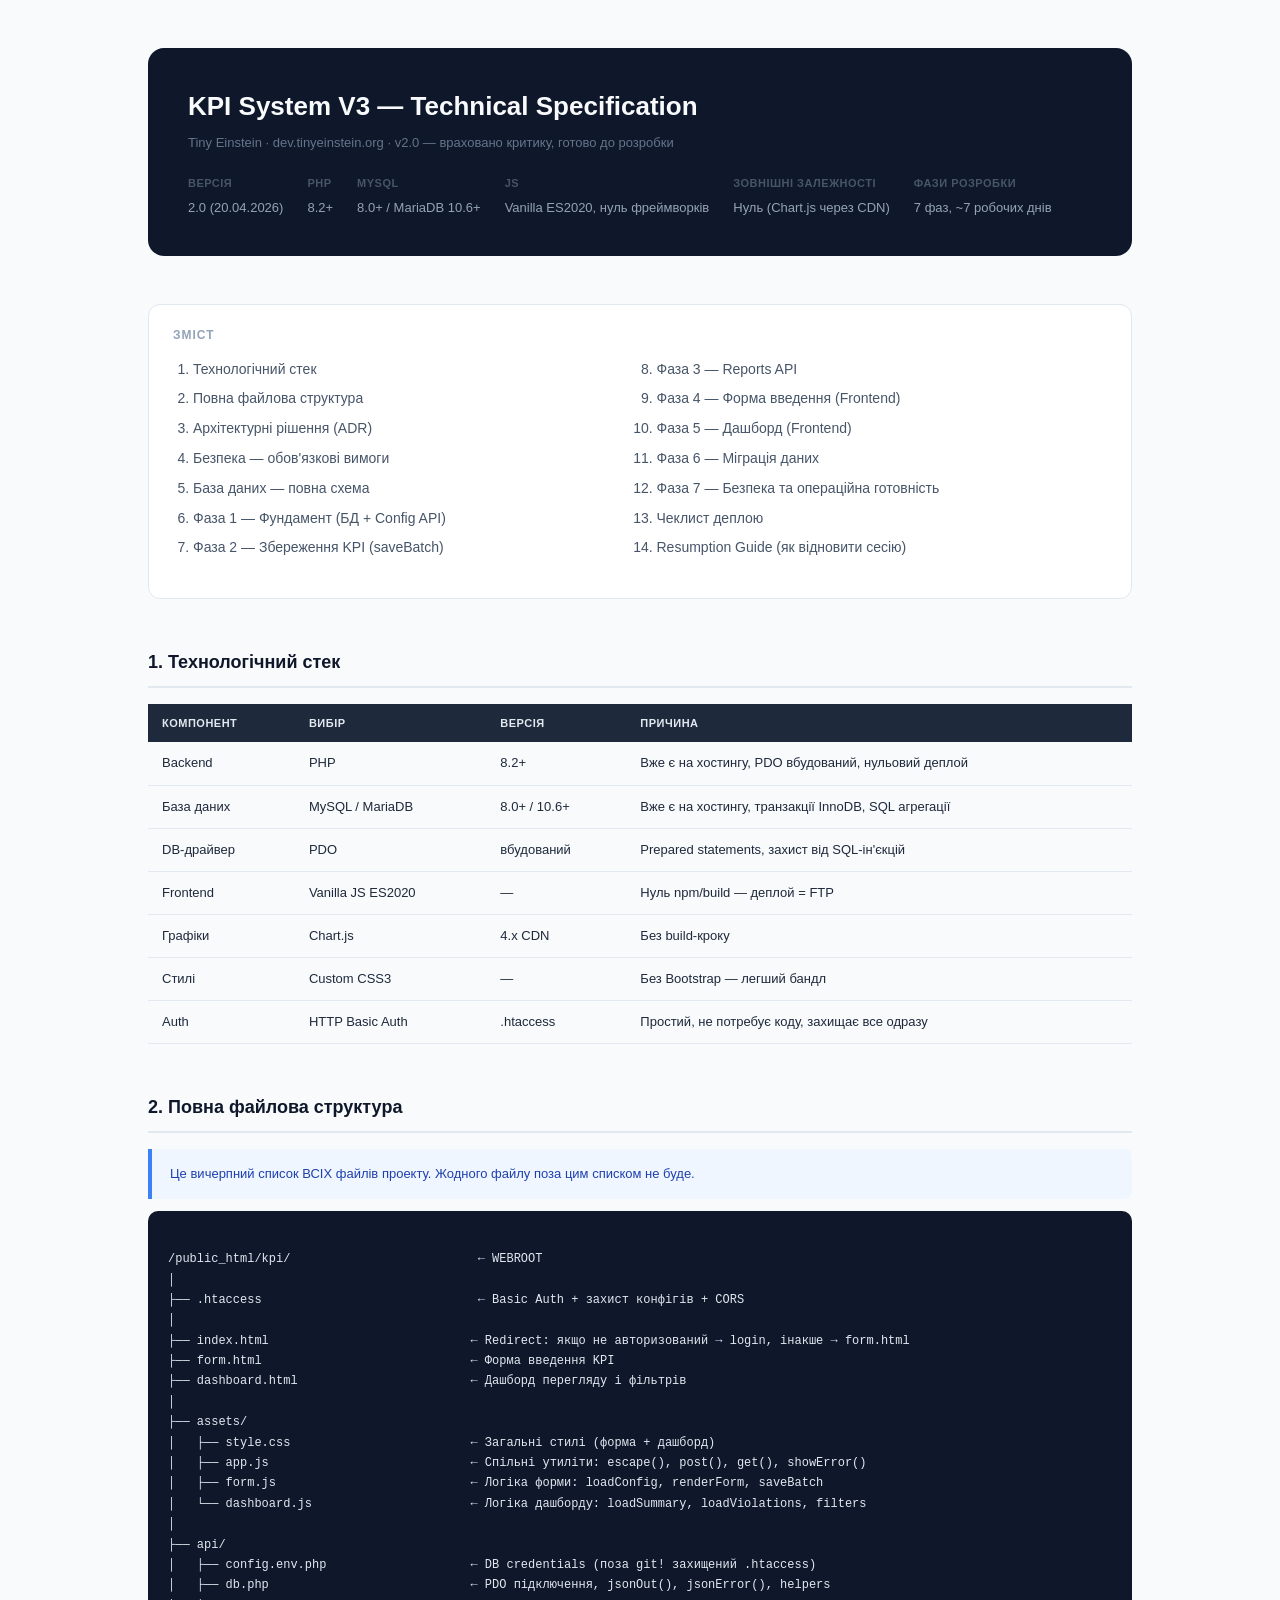
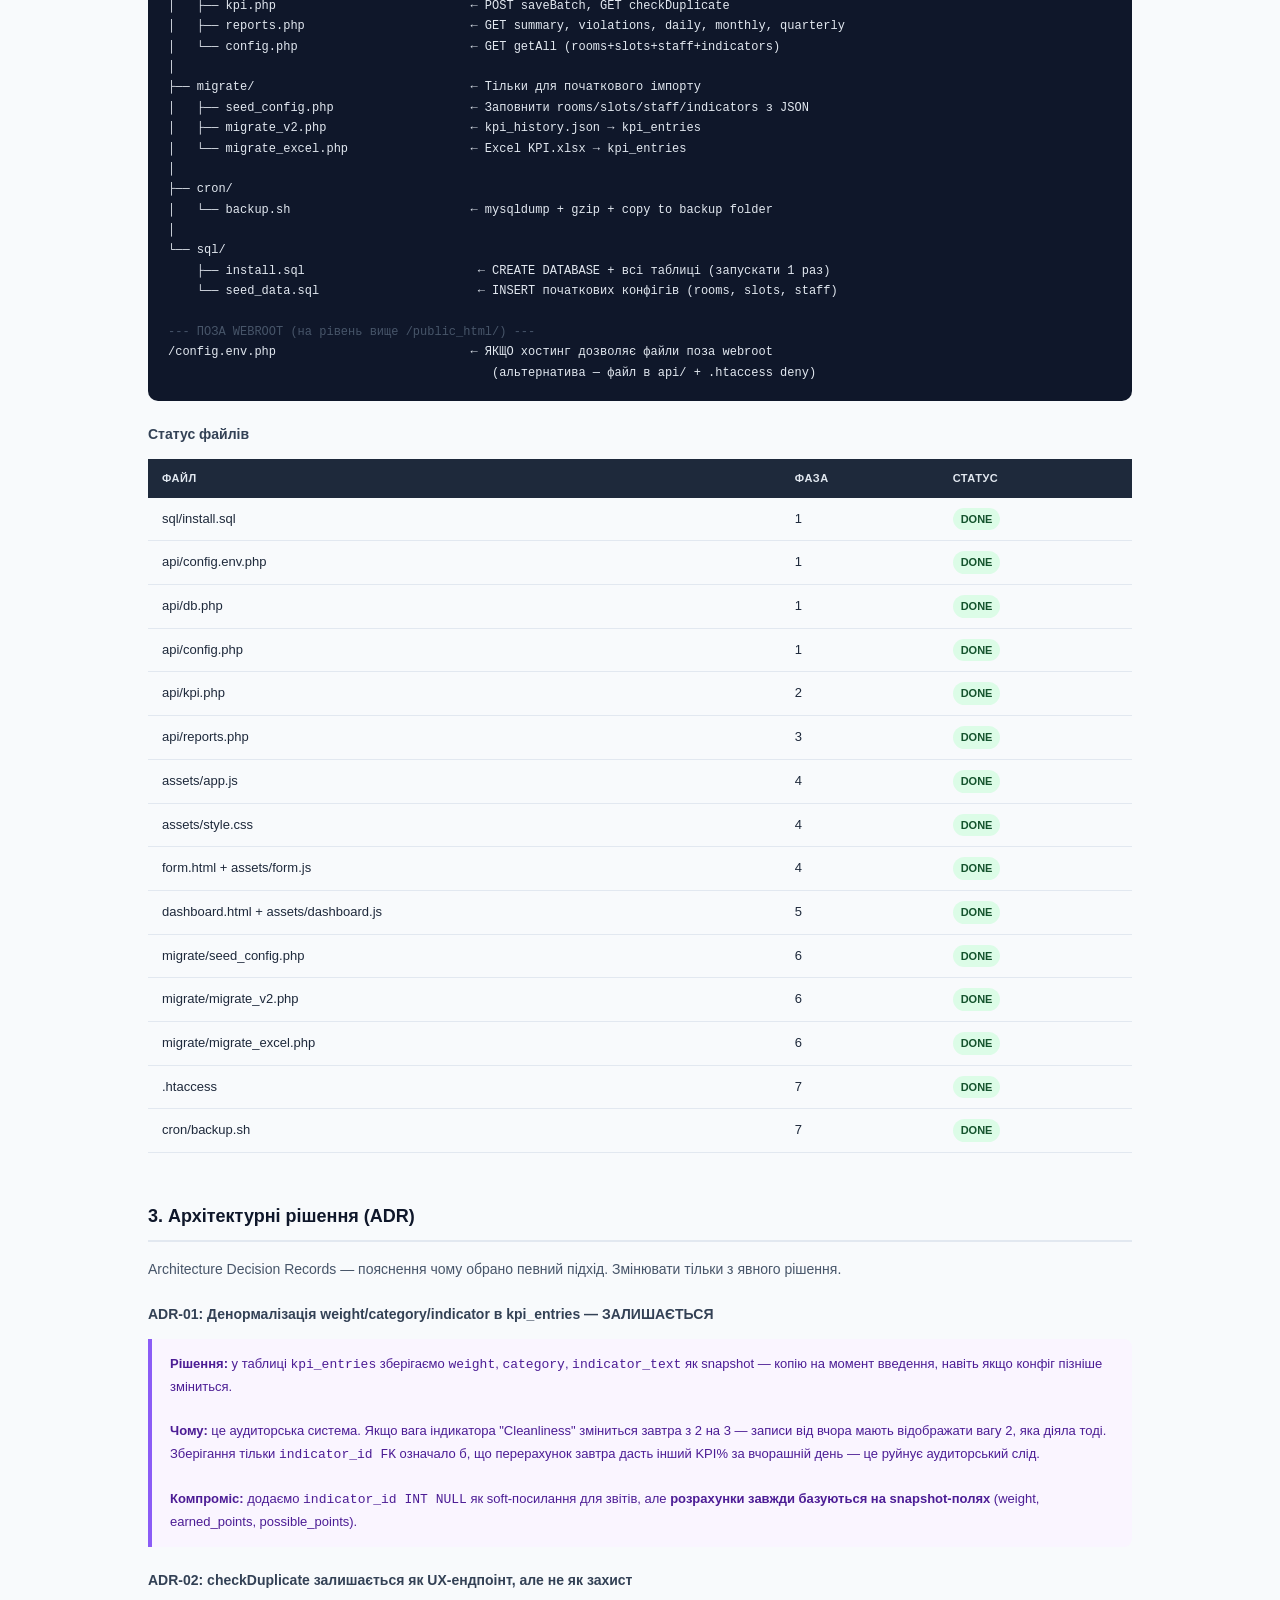
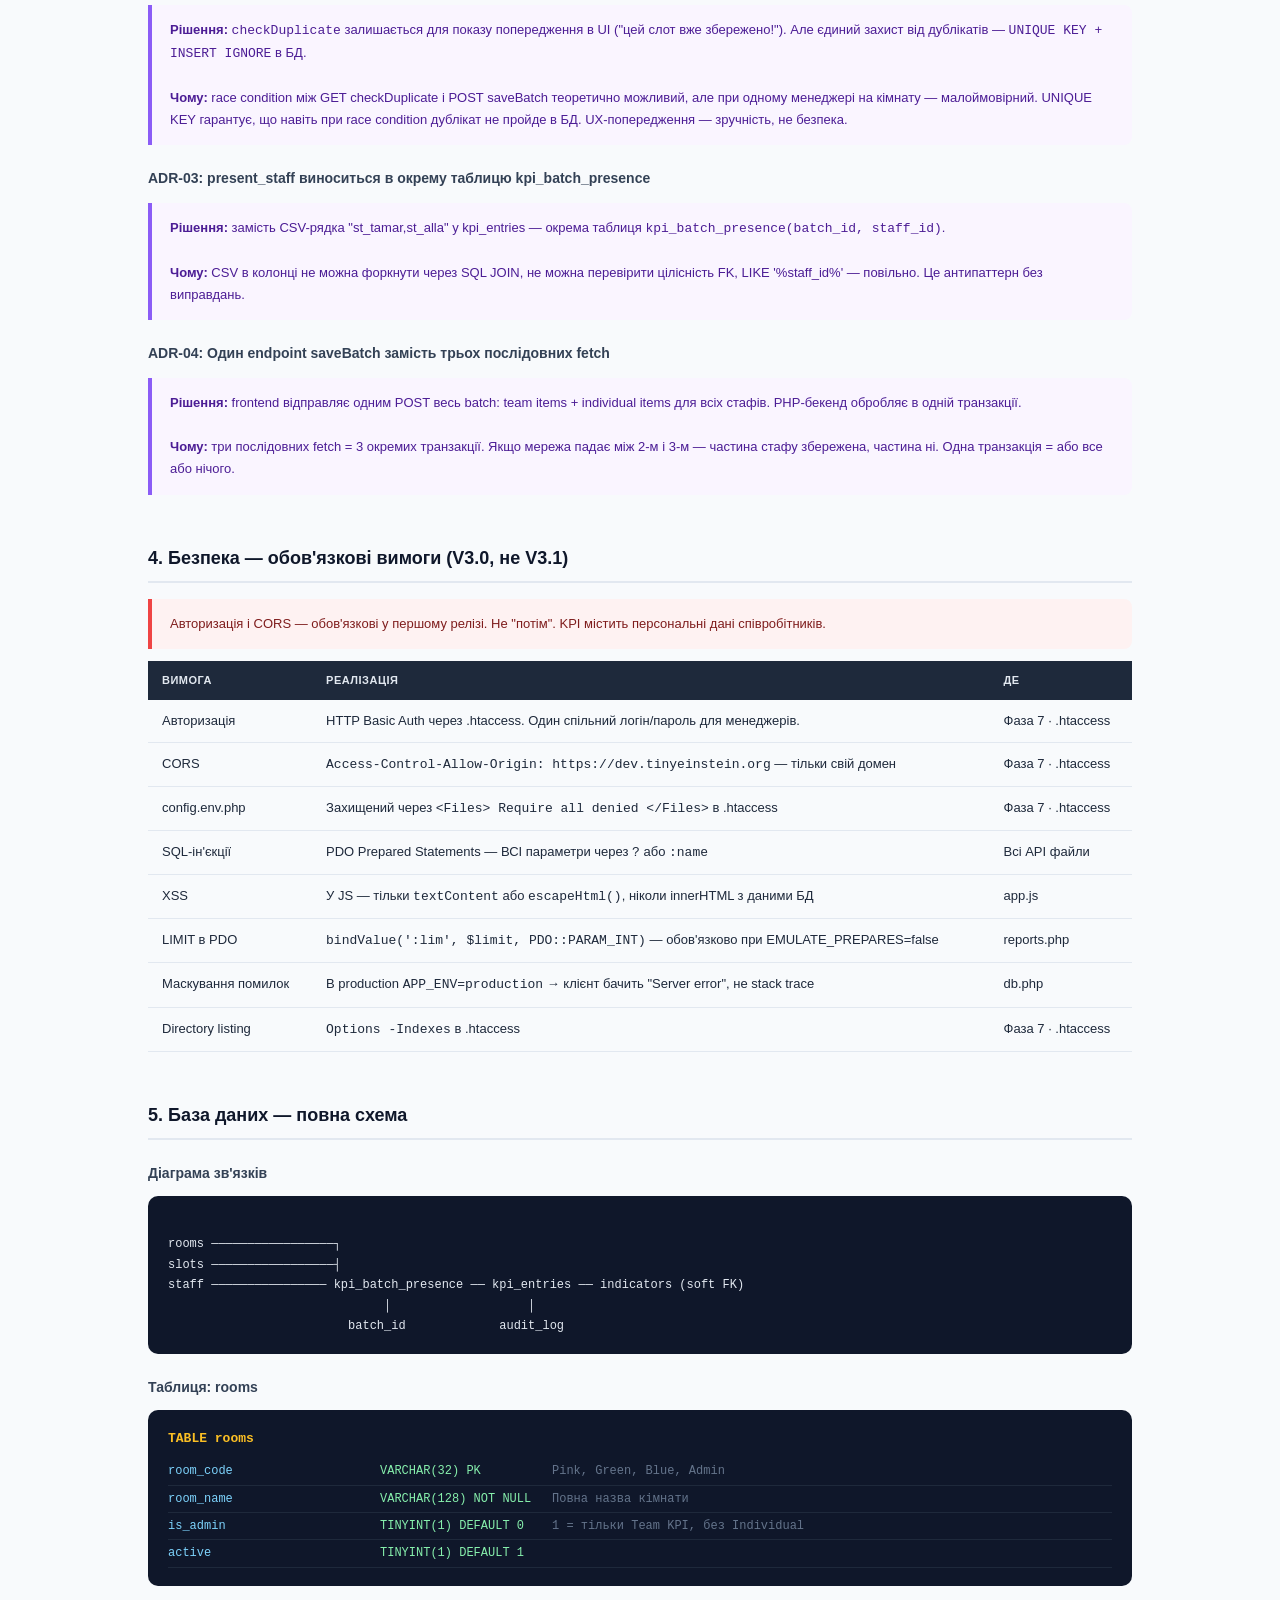
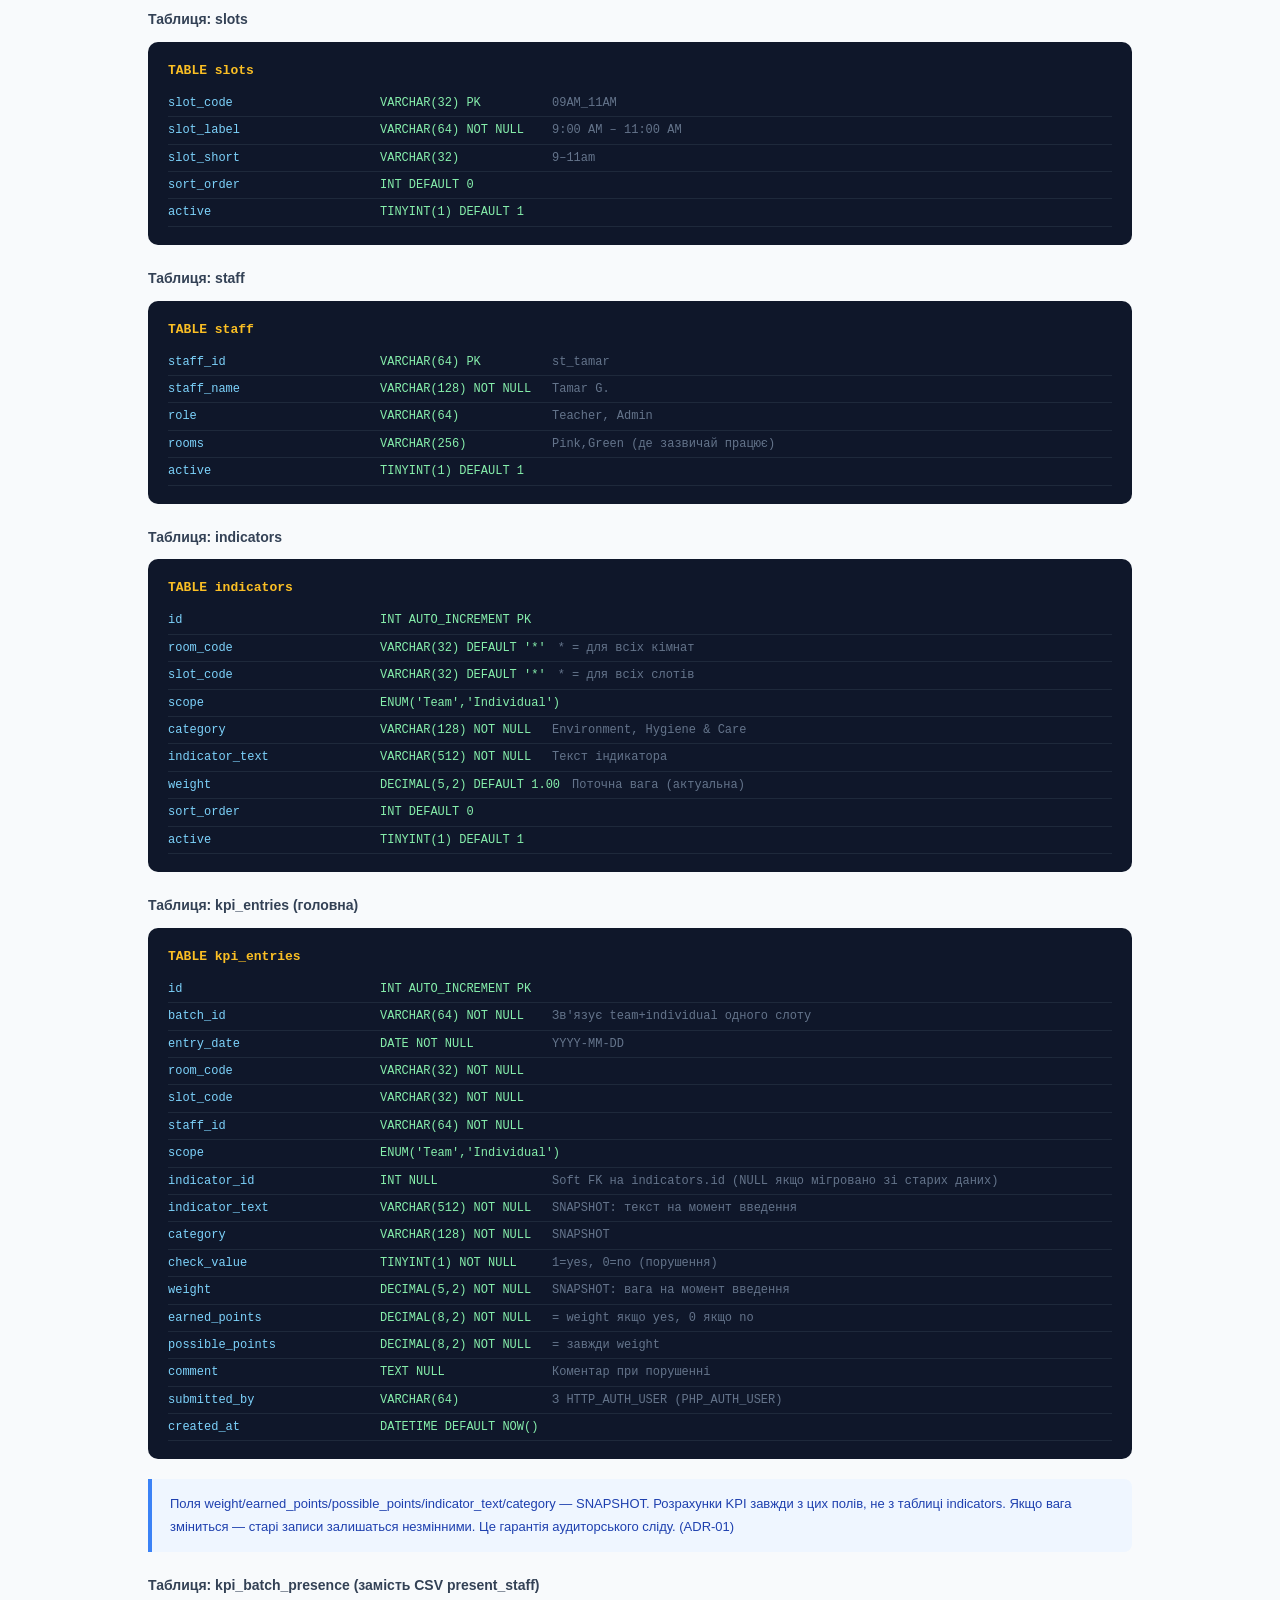
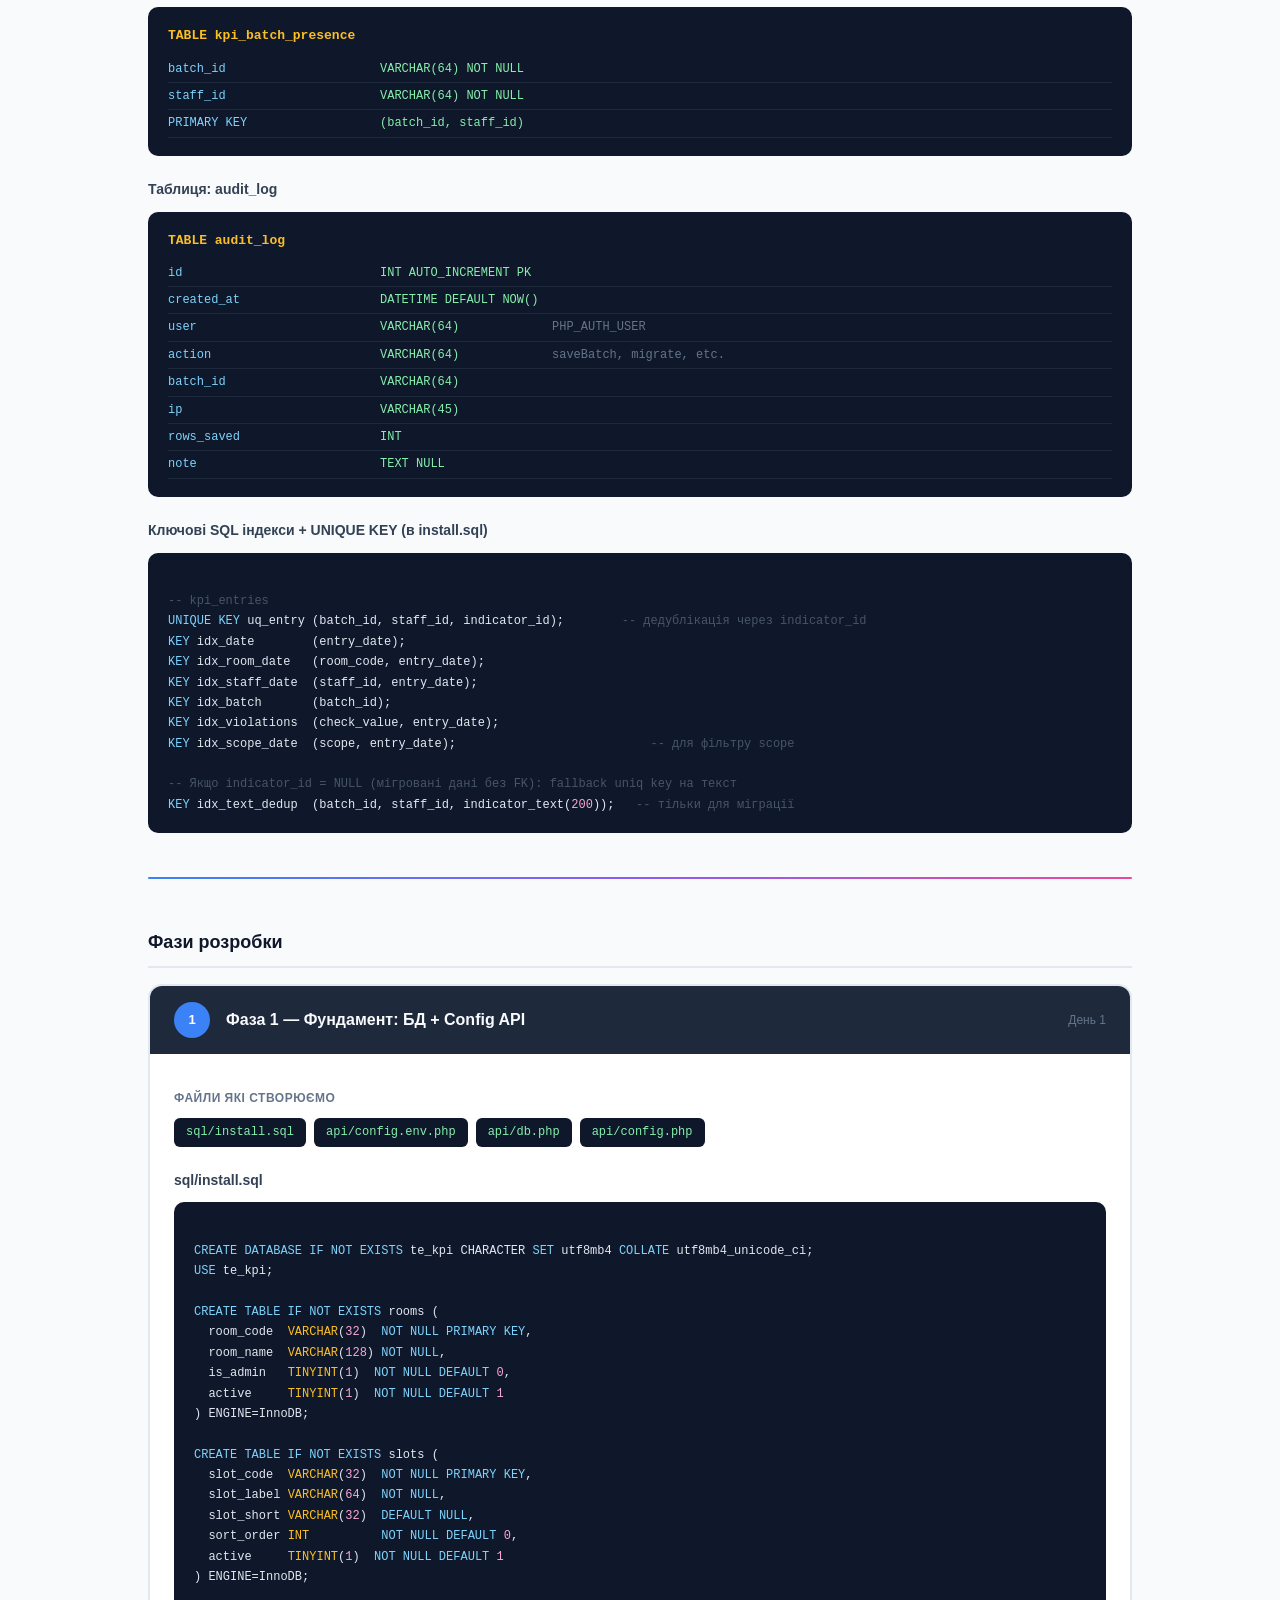
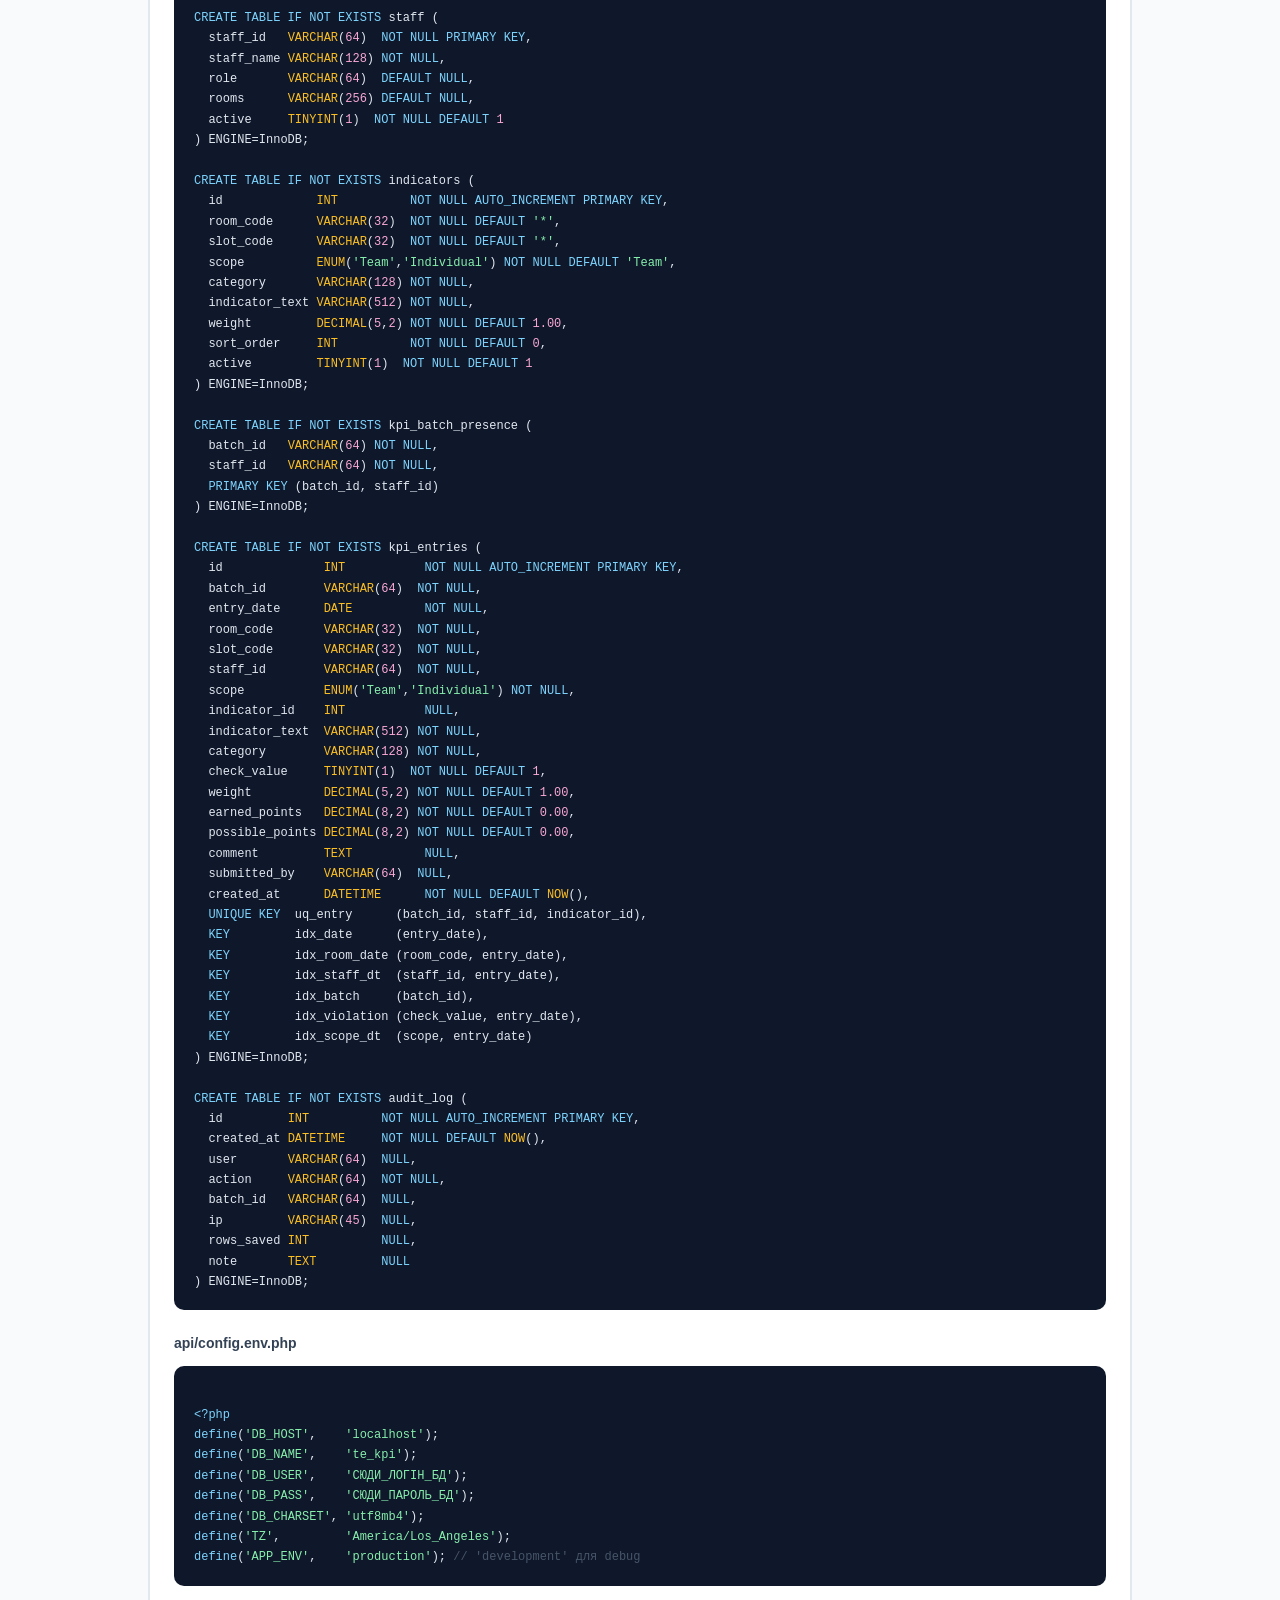
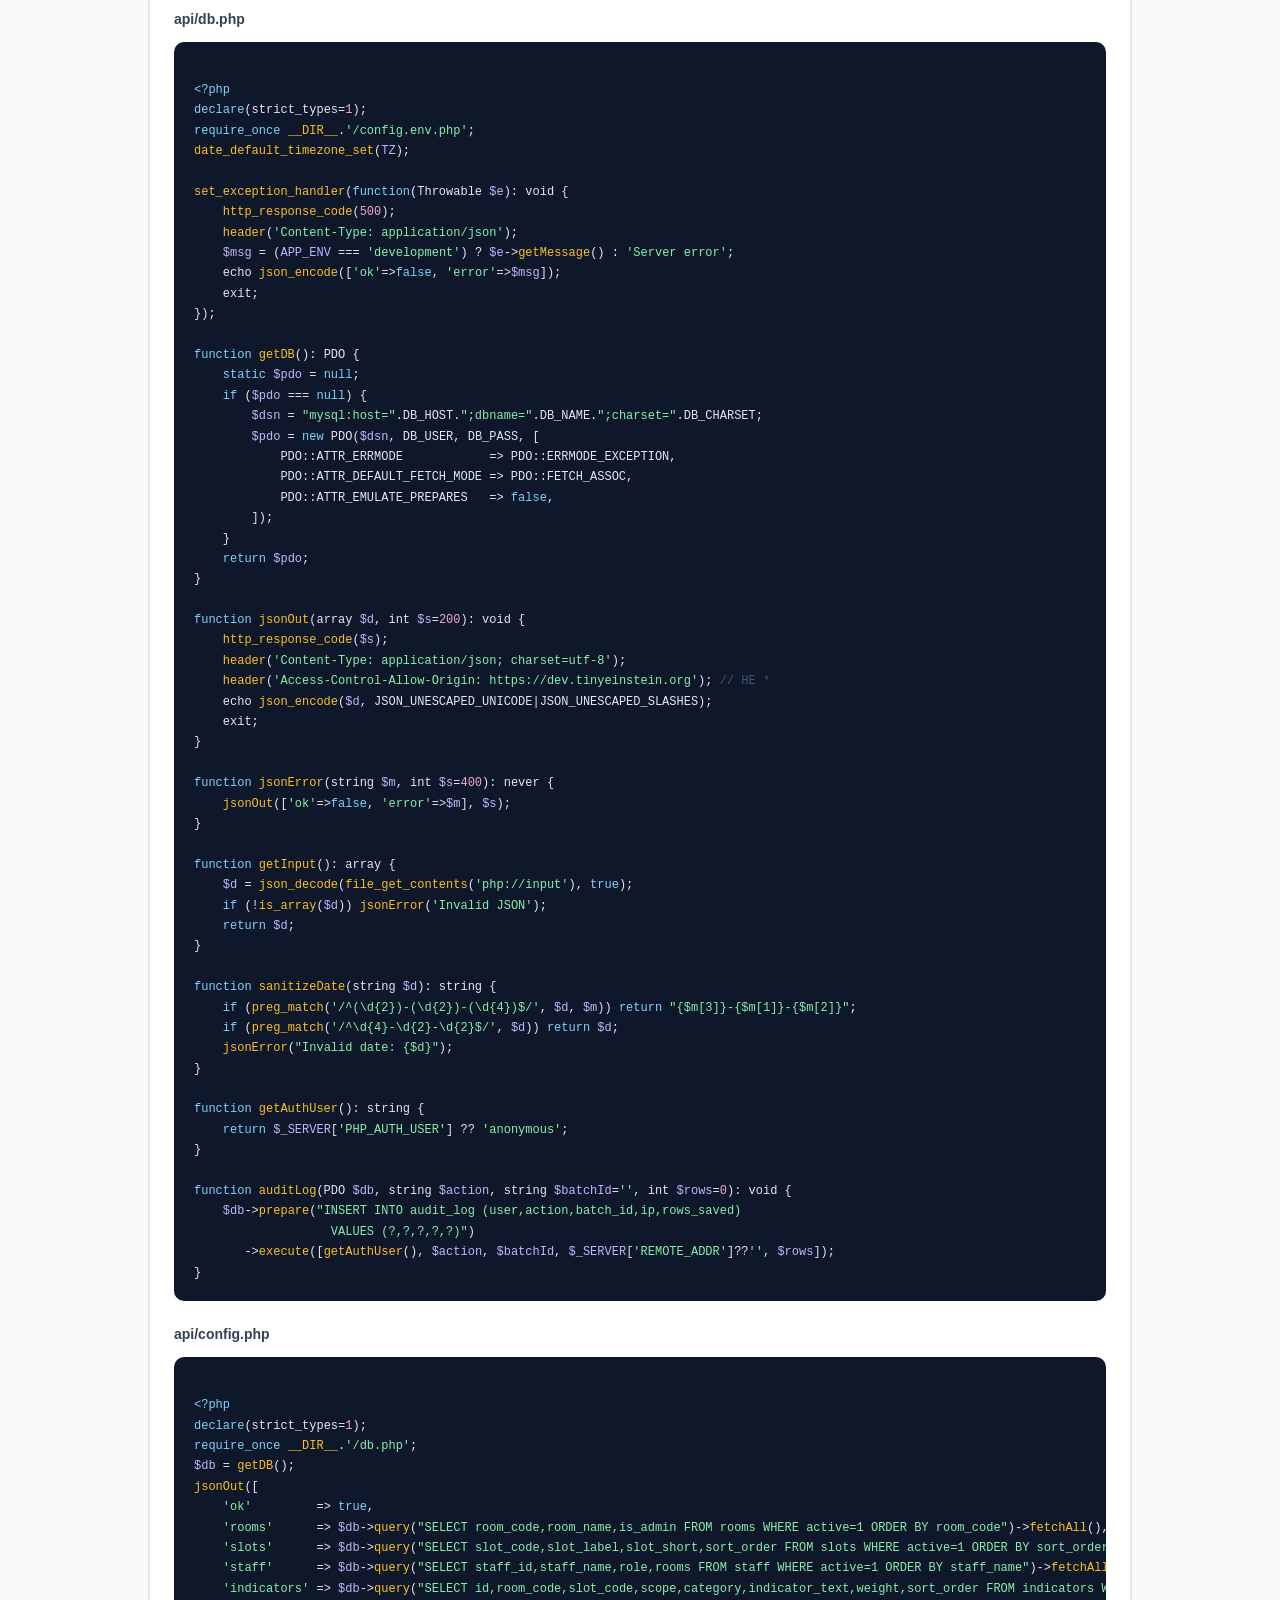
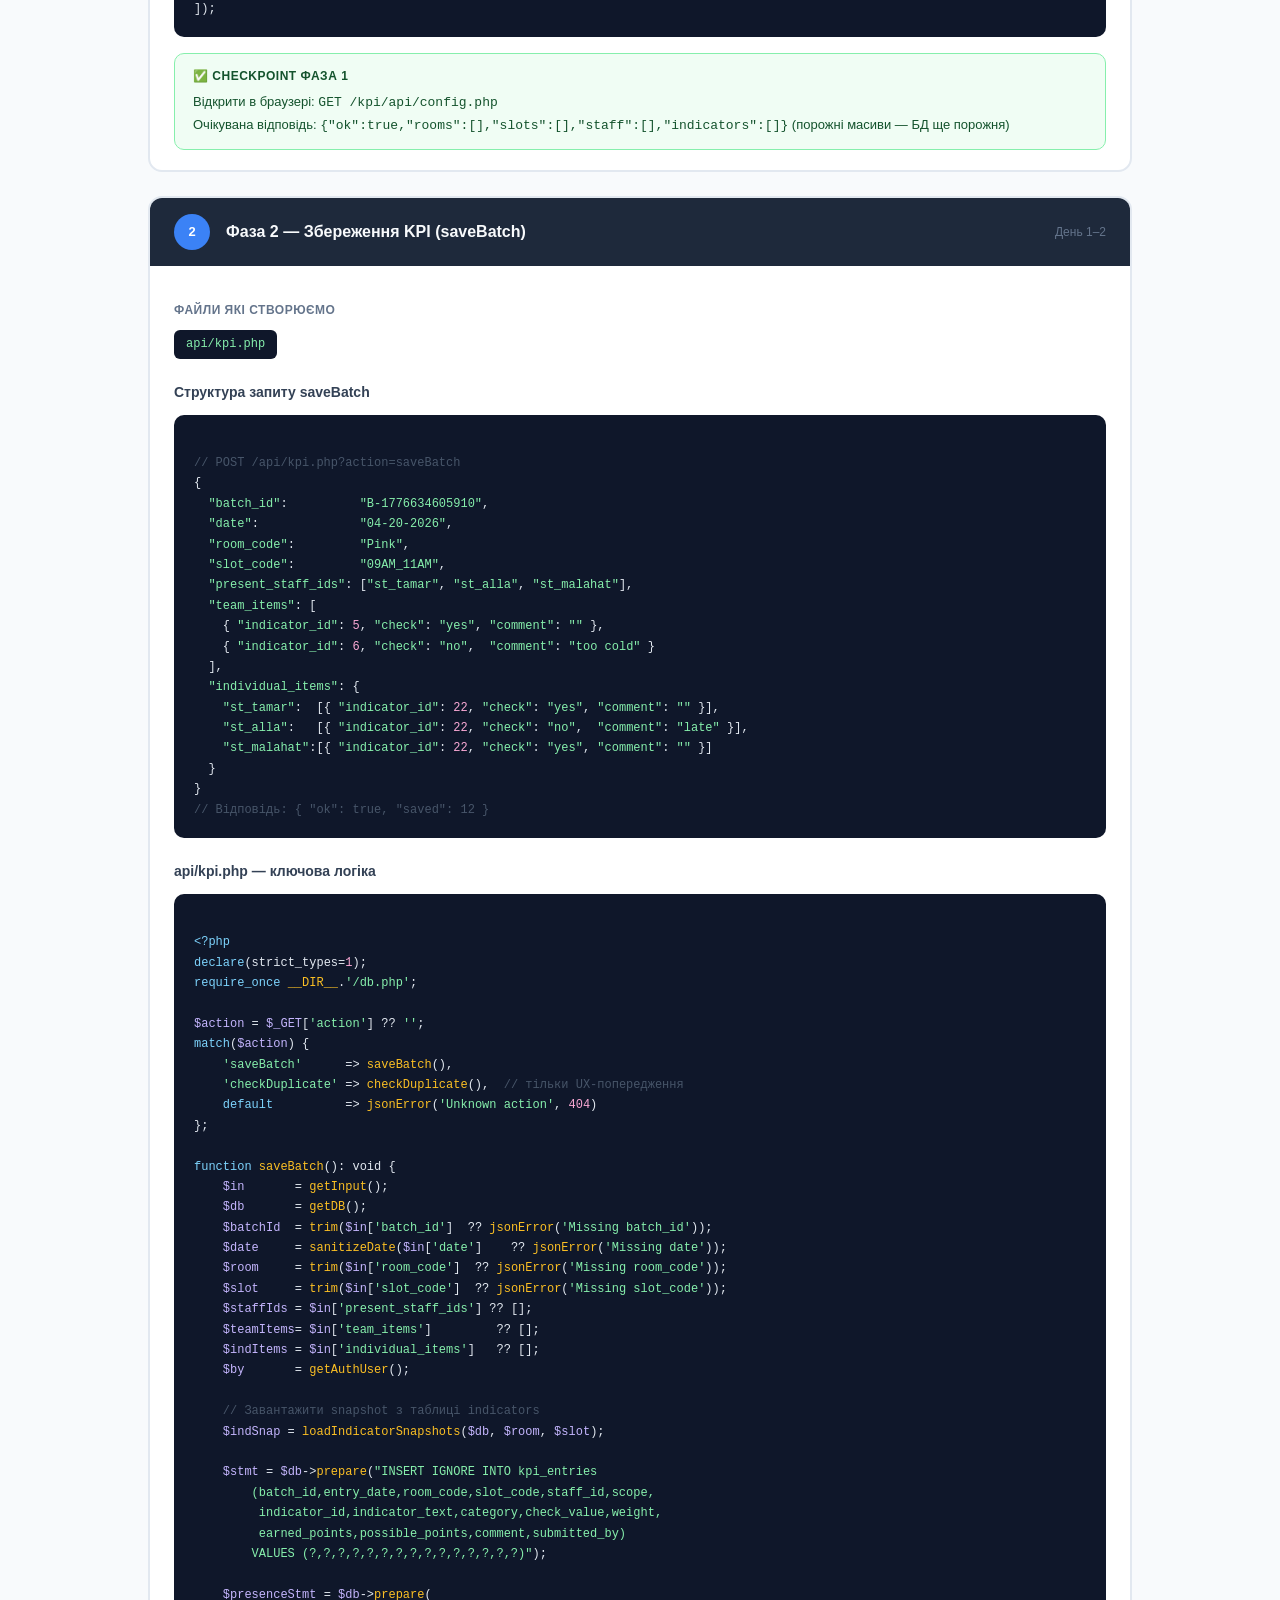
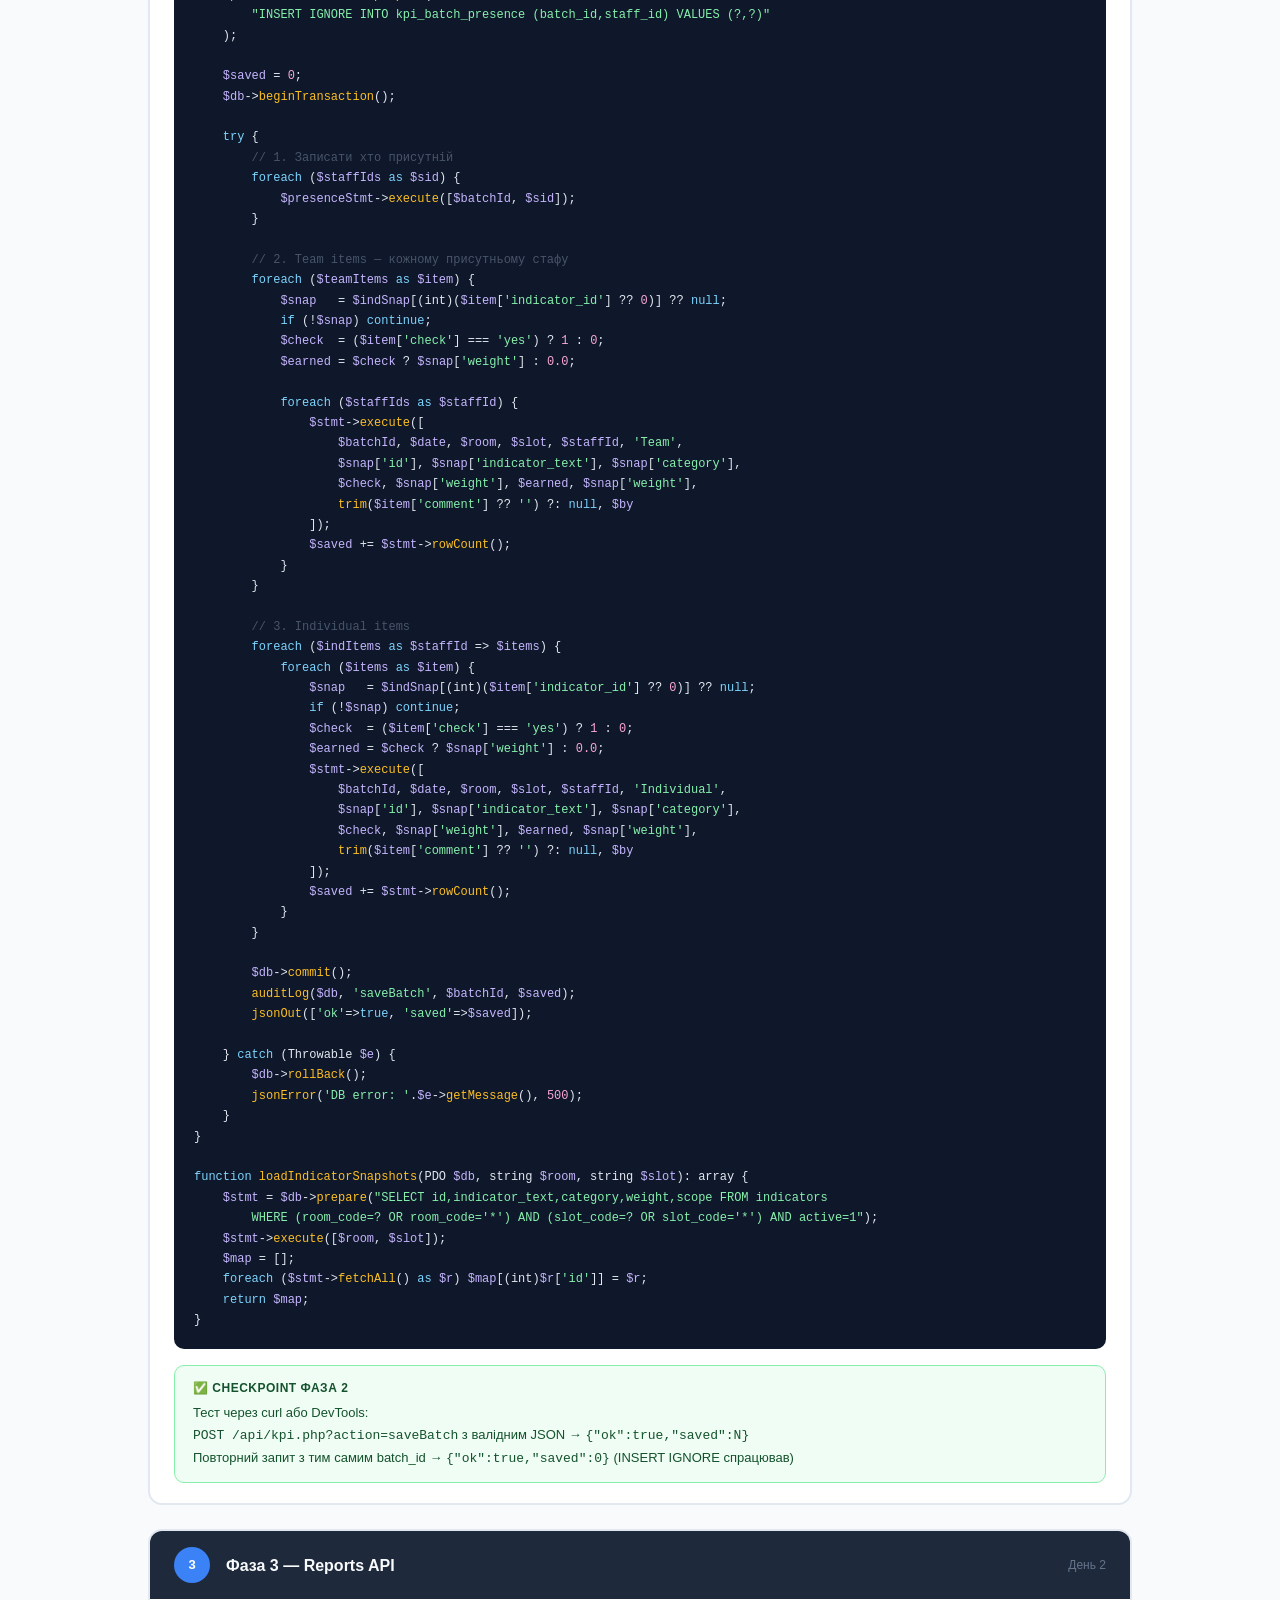
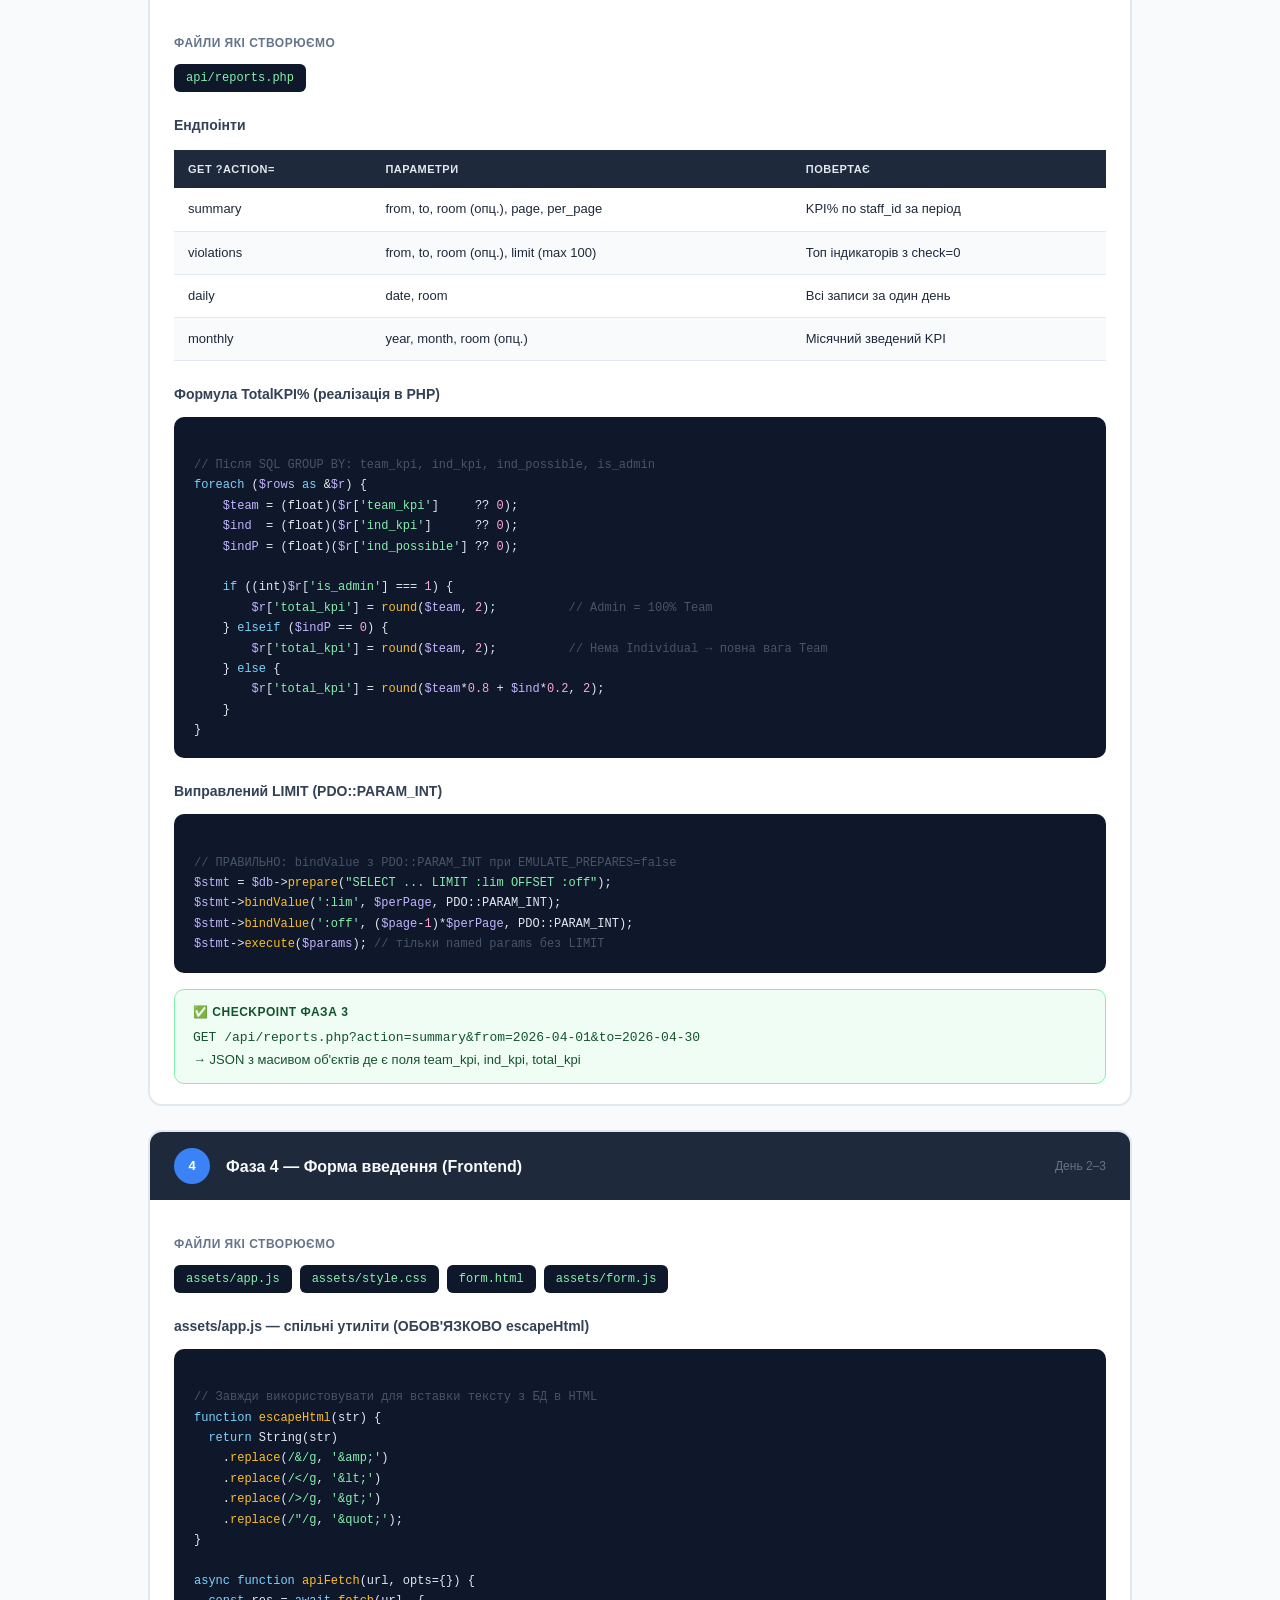
<file: TECH_SPEC.html>
<!DOCTYPE html>
<html lang="uk">
<head>
<meta charset="UTF-8"/>
<title>Tech Spec v2 — KPI System V3 · Tiny Einstein</title>
<style>
* { box-sizing: border-box; margin: 0; padding: 0; }
body { font-family: Inter, Arial, sans-serif; background: #f8fafc; color: #1e293b; padding: 48px 28px; max-width: 1040px; margin: 0 auto; line-height: 1.7; }

.header { background: #0f172a; border-radius: 16px; padding: 36px 40px; margin-bottom: 48px; }
.header h1 { font-size: 26px; font-weight: 800; color: #f8fafc; margin-bottom: 4px; }
.header .sub { font-size: 13px; color: #64748b; margin-bottom: 20px; }
.meta-row { display: flex; gap: 24px; flex-wrap: wrap; }
.meta-item .label { font-size: 11px; color: #475569; text-transform: uppercase; letter-spacing: .5px; font-weight: 700; display: block; }
.meta-item .value { font-size: 13px; color: #94a3b8; }

h2 { font-size: 18px; font-weight: 800; color: #0f172a; margin: 48px 0 16px; padding-bottom: 8px; border-bottom: 2px solid #e2e8f0; }
h3 { font-size: 14px; font-weight: 700; color: #334155; margin: 22px 0 10px; }
h4 { font-size: 12px; font-weight: 700; color: #64748b; margin: 14px 0 6px; text-transform: uppercase; letter-spacing: .5px; }
p  { font-size: 14px; color: #475569; margin-bottom: 10px; }
ul, ol { padding-left: 20px; margin-bottom: 12px; }
li { font-size: 14px; color: #475569; margin-bottom: 5px; }
li strong { color: #1e293b; }

.info  { background: #eff6ff; border-left: 4px solid #3b82f6; border-radius: 0 8px 8px 0; padding: 14px 18px; margin: 12px 0; font-size: 13px; color: #1e40af; }
.warn  { background: #fff7ed; border-left: 4px solid #f97316; border-radius: 0 8px 8px 0; padding: 14px 18px; margin: 12px 0; font-size: 13px; color: #7c2d12; }
.good  { background: #f0fdf4; border-left: 4px solid #22c55e; border-radius: 0 8px 8px 0; padding: 14px 18px; margin: 12px 0; font-size: 13px; color: #14532d; }
.err   { background: #fef2f2; border-left: 4px solid #ef4444; border-radius: 0 8px 8px 0; padding: 14px 18px; margin: 12px 0; font-size: 13px; color: #7f1d1d; }
.decision { background: #faf5ff; border-left: 4px solid #8b5cf6; border-radius: 0 8px 8px 0; padding: 14px 18px; margin: 12px 0; font-size: 13px; color: #4c1d95; }

table { width: 100%; border-collapse: collapse; font-size: 13px; margin: 12px 0 20px; }
th { background: #1e293b; color: #e2e8f0; padding: 10px 14px; text-align: left; font-size: 11px; text-transform: uppercase; letter-spacing: .5px; }
td { padding: 10px 14px; border-bottom: 1px solid #e2e8f0; vertical-align: top; }
tr:nth-child(even) td { background: #f8fafc; }

.code { background: #0f172a; color: #e2e8f0; border-radius: 10px; padding: 18px 20px; font-family: 'Courier New', monospace; font-size: 12px; margin: 10px 0 16px; overflow-x: auto; white-space: pre; line-height: 1.7; }
.kw  { color: #7dd3fc; }
.str { color: #86efac; }
.cm  { color: #475569; }
.fn  { color: #fbbf24; }
.num { color: #f9a8d4; }
.var { color: #c4b5fd; }

/* PHASE BLOCKS */
.phase {
  background: #fff;
  border: 2px solid #e2e8f0;
  border-radius: 14px;
  margin-bottom: 24px;
  overflow: hidden;
}
.phase-header {
  display: flex;
  align-items: center;
  gap: 16px;
  padding: 16px 24px;
  background: #1e293b;
}
.phase-num {
  background: #3b82f6;
  color: #fff;
  font-size: 13px;
  font-weight: 800;
  width: 36px; height: 36px;
  border-radius: 50%;
  display: flex; align-items: center; justify-content: center;
  flex-shrink: 0;
}
.phase-title { font-size: 16px; font-weight: 700; color: #f8fafc; }
.phase-days  { font-size: 12px; color: #64748b; margin-left: auto; }
.phase-body  { padding: 20px 24px; }

.checkpoint {
  background: #f0fdf4;
  border: 1.5px solid #86efac;
  border-radius: 10px;
  padding: 12px 18px;
  margin-top: 16px;
  font-size: 13px;
  color: #14532d;
}
.checkpoint strong { display: block; margin-bottom: 4px; font-size: 12px; text-transform: uppercase; letter-spacing: .5px; }

.file-list { display: flex; flex-wrap: wrap; gap: 8px; margin: 10px 0; }
.file-tag {
  font-family: 'Courier New', monospace;
  font-size: 12px;
  background: #0f172a;
  color: #7dd3fc;
  padding: 4px 12px;
  border-radius: 6px;
}
.file-tag.new   { color: #86efac; }
.file-tag.edit  { color: #fbbf24; }

.divider { height: 2px; background: linear-gradient(to right, #3b82f6, #8b5cf6, #ec4899); border-radius: 2px; margin: 44px 0; }

.toc { background: #fff; border: 1.5px solid #e2e8f0; border-radius: 12px; padding: 20px 24px; margin-bottom: 40px; }
.toc-title { font-size: 12px; font-weight: 700; color: #94a3b8; text-transform: uppercase; letter-spacing: 1px; margin-bottom: 12px; }
.toc ol { columns: 2; font-size: 13px; color: #334155; }
.toc li { margin-bottom: 6px; }

.schema-wrap { background: #0f172a; border-radius: 10px; padding: 18px 20px; margin: 8px 0 20px; }
.schema-name { font-size: 13px; font-weight: 700; color: #fbbf24; font-family: 'Courier New', monospace; margin-bottom: 8px; }
.schema-row { display: flex; gap: 12px; font-family: 'Courier New', monospace; font-size: 12px; padding: 3px 0; border-bottom: 1px solid #1e293b; }
.sc { color: #7dd3fc; min-width: 200px; }
.st { color: #86efac; min-width: 160px; }
.sn { color: #64748b; }

.status { display: inline-block; font-size: 11px; font-weight: 700; padding: 2px 8px; border-radius: 999px; }
.s-done    { background: #dcfce7; color: #14532d; }
.s-todo    { background: #f1f5f9; color: #475569; }
.s-blocked { background: #fee2e2; color: #991b1b; }

.badge { display: inline-block; font-size: 11px; font-weight: 700; padding: 2px 8px; border-radius: 6px; margin-right: 4px; }
.b-php  { background: #dbeafe; color: #1e3a8a; }
.b-sql  { background: #fef9c3; color: #713f12; }
.b-js   { background: #fef3c7; color: #92400e; }
.b-html { background: #f3e8ff; color: #6b21a8; }
.b-sh   { background: #f0fdf4; color: #14532d; }
.b-sec  { background: #fee2e2; color: #991b1b; }
</style>
</head>
<body>

<!-- HEADER -->
<div class="header">
  <h1>KPI System V3 — Technical Specification</h1>
  <p class="sub">Tiny Einstein · dev.tinyeinstein.org · v2.0 — враховано критику, готово до розробки</p>
  <div class="meta-row">
    <div class="meta-item"><span class="label">Версія</span><span class="value">2.0 (20.04.2026)</span></div>
    <div class="meta-item"><span class="label">PHP</span><span class="value">8.2+</span></div>
    <div class="meta-item"><span class="label">MySQL</span><span class="value">8.0+ / MariaDB 10.6+</span></div>
    <div class="meta-item"><span class="label">JS</span><span class="value">Vanilla ES2020, нуль фреймворків</span></div>
    <div class="meta-item"><span class="label">Зовнішні залежності</span><span class="value">Нуль (Chart.js через CDN)</span></div>
    <div class="meta-item"><span class="label">Фази розробки</span><span class="value">7 фаз, ~7 робочих днів</span></div>
  </div>
</div>

<!-- TOC -->
<div class="toc">
  <div class="toc-title">Зміст</div>
  <ol>
    <li>Технологічний стек</li>
    <li>Повна файлова структура</li>
    <li>Архітектурні рішення (ADR)</li>
    <li>Безпека — обов'язкові вимоги</li>
    <li>База даних — повна схема</li>
    <li>Фаза 1 — Фундамент (БД + Config API)</li>
    <li>Фаза 2 — Збереження KPI (saveBatch)</li>
    <li>Фаза 3 — Reports API</li>
    <li>Фаза 4 — Форма введення (Frontend)</li>
    <li>Фаза 5 — Дашборд (Frontend)</li>
    <li>Фаза 6 — Міграція даних</li>
    <li>Фаза 7 — Безпека та операційна готовність</li>
    <li>Чеклист деплою</li>
    <li>Resumption Guide (як відновити сесію)</li>
  </ol>
</div>


<!-- 1. СТЕК -->
<h2>1. Технологічний стек</h2>
<table>
  <thead><tr><th>Компонент</th><th>Вибір</th><th>Версія</th><th>Причина</th></tr></thead>
  <tbody>
    <tr><td>Backend</td><td>PHP</td><td>8.2+</td><td>Вже є на хостингу, PDO вбудований, нульовий деплой</td></tr>
    <tr><td>База даних</td><td>MySQL / MariaDB</td><td>8.0+ / 10.6+</td><td>Вже є на хостингу, транзакції InnoDB, SQL агрегації</td></tr>
    <tr><td>DB-драйвер</td><td>PDO</td><td>вбудований</td><td>Prepared statements, захист від SQL-ін'єкцій</td></tr>
    <tr><td>Frontend</td><td>Vanilla JS ES2020</td><td>—</td><td>Нуль npm/build — деплой = FTP</td></tr>
    <tr><td>Графіки</td><td>Chart.js</td><td>4.x CDN</td><td>Без build-кроку</td></tr>
    <tr><td>Стилі</td><td>Custom CSS3</td><td>—</td><td>Без Bootstrap — легший бандл</td></tr>
    <tr><td>Auth</td><td>HTTP Basic Auth</td><td>.htaccess</td><td>Простий, не потребує коду, захищає все одразу</td></tr>
  </tbody>
</table>


<!-- 2. ФАЙЛОВА СТРУКТУРА -->
<h2>2. Повна файлова структура</h2>
<div class="info">Це вичерпний список ВСІХ файлів проекту. Жодного файлу поза цим списком не буде.</div>

<div class="code">
/public_html/kpi/                          ← WEBROOT
│
├── .htaccess                              ← Basic Auth + захист конфігів + CORS
│
├── index.html                            ← Redirect: якщо не авторизований → login, інакше → form.html
├── form.html                             ← Форма введення KPI
├── dashboard.html                        ← Дашборд перегляду і фільтрів
│
├── assets/
│   ├── style.css                         ← Загальні стилі (форма + дашборд)
│   ├── app.js                            ← Спільні утиліти: escape(), post(), get(), showError()
│   ├── form.js                           ← Логіка форми: loadConfig, renderForm, saveBatch
│   └── dashboard.js                      ← Логіка дашборду: loadSummary, loadViolations, filters
│
├── api/
│   ├── config.env.php                    ← DB credentials (поза git! захищений .htaccess)
│   ├── db.php                            ← PDO підключення, jsonOut(), jsonError(), helpers
│   ├── kpi.php                           ← POST saveBatch, GET checkDuplicate
│   ├── reports.php                       ← GET summary, violations, daily, monthly, quarterly
│   └── config.php                        ← GET getAll (rooms+slots+staff+indicators)
│
├── migrate/                              ← Тільки для початкового імпорту
│   ├── seed_config.php                   ← Заповнити rooms/slots/staff/indicators з JSON
│   ├── migrate_v2.php                    ← kpi_history.json → kpi_entries
│   └── migrate_excel.php                 ← Excel KPI.xlsx → kpi_entries
│
├── cron/
│   └── backup.sh                         ← mysqldump + gzip + copy to backup folder
│
└── sql/
    ├── install.sql                        ← CREATE DATABASE + всі таблиці (запускати 1 раз)
    └── seed_data.sql                      ← INSERT початкових конфігів (rooms, slots, staff)

<span class="cm">--- ПОЗА WEBROOT (на рівень вище /public_html/) ---</span>
/config.env.php                           ← ЯКЩО хостинг дозволяє файли поза webroot
                                             (альтернатива — файл в api/ + .htaccess deny)
</div>

<h3>Статус файлів</h3>
<table>
  <thead><tr><th>Файл</th><th>Фаза</th><th>Статус</th></tr></thead>
  <tbody>
    <tr><td>sql/install.sql</td><td>1</td><td><span class="status s-done">DONE</span></td></tr>
    <tr><td>api/config.env.php</td><td>1</td><td><span class="status s-done">DONE</span></td></tr>
    <tr><td>api/db.php</td><td>1</td><td><span class="status s-done">DONE</span></td></tr>
    <tr><td>api/config.php</td><td>1</td><td><span class="status s-done">DONE</span></td></tr>
    <tr><td>api/kpi.php</td><td>2</td><td><span class="status s-done">DONE</span></td></tr>
    <tr><td>api/reports.php</td><td>3</td><td><span class="status s-done">DONE</span></td></tr>
    <tr><td>assets/app.js</td><td>4</td><td><span class="status s-done">DONE</span></td></tr>
    <tr><td>assets/style.css</td><td>4</td><td><span class="status s-done">DONE</span></td></tr>
    <tr><td>form.html + assets/form.js</td><td>4</td><td><span class="status s-done">DONE</span></td></tr>
    <tr><td>dashboard.html + assets/dashboard.js</td><td>5</td><td><span class="status s-done">DONE</span></td></tr>
    <tr><td>migrate/seed_config.php</td><td>6</td><td><span class="status s-done">DONE</span></td></tr>
    <tr><td>migrate/migrate_v2.php</td><td>6</td><td><span class="status s-done">DONE</span></td></tr>
    <tr><td>migrate/migrate_excel.php</td><td>6</td><td><span class="status s-done">DONE</span></td></tr>
    <tr><td>.htaccess</td><td>7</td><td><span class="status s-done">DONE</span></td></tr>
    <tr><td>cron/backup.sh</td><td>7</td><td><span class="status s-done">DONE</span></td></tr>
  </tbody>
</table>


<!-- 3. ADR — АРХІТЕКТУРНІ РІШЕННЯ -->
<h2>3. Архітектурні рішення (ADR)</h2>
<p>Architecture Decision Records — пояснення чому обрано певний підхід. Змінювати тільки з явного рішення.</p>

<h3>ADR-01: Денормалізація weight/category/indicator в kpi_entries — ЗАЛИШАЄТЬСЯ</h3>
<div class="decision">
  <strong>Рішення:</strong> у таблиці <code>kpi_entries</code> зберігаємо <code>weight</code>, <code>category</code>, <code>indicator_text</code> як snapshot — копію на момент введення, навіть якщо конфіг пізніше зміниться.<br><br>
  <strong>Чому:</strong> це аудиторська система. Якщо вага індикатора "Cleanliness" зміниться завтра з 2 на 3 — записи від вчора мають відображати вагу 2, яка діяла тоді. Зберігання тільки <code>indicator_id FK</code> означало б, що перерахунок завтра дасть інший KPI% за вчорашній день — це руйнує аудиторський слід.<br><br>
  <strong>Компроміс:</strong> додаємо <code>indicator_id INT NULL</code> як soft-посилання для звітів, але <strong>розрахунки завжди базуються на snapshot-полях</strong> (weight, earned_points, possible_points).
</div>

<h3>ADR-02: checkDuplicate залишається як UX-ендпоінт, але не як захист</h3>
<div class="decision">
  <strong>Рішення:</strong> <code>checkDuplicate</code> залишається для показу попередження в UI ("цей слот вже збережено!"). Але єдиний захист від дублікатів — <code>UNIQUE KEY + INSERT IGNORE</code> в БД.<br><br>
  <strong>Чому:</strong> race condition між GET checkDuplicate і POST saveBatch теоретично можливий, але при одному менеджері на кімнату — малоймовірний. UNIQUE KEY гарантує, що навіть при race condition дублікат не пройде в БД. UX-попередження — зручність, не безпека.
</div>

<h3>ADR-03: present_staff виноситься в окрему таблицю kpi_batch_presence</h3>
<div class="decision">
  <strong>Рішення:</strong> замість CSV-рядка "st_tamar,st_alla" у kpi_entries — окрема таблиця <code>kpi_batch_presence(batch_id, staff_id)</code>.<br><br>
  <strong>Чому:</strong> CSV в колонці не можна форкнути через SQL JOIN, не можна перевірити цілісність FK, LIKE '%staff_id%' — повільно. Це антипаттерн без виправдань.
</div>

<h3>ADR-04: Один endpoint saveBatch замість трьох послідовних fetch</h3>
<div class="decision">
  <strong>Рішення:</strong> frontend відправляє одним POST весь batch: team items + individual items для всіх стафів. PHP-бекенд обробляє в одній транзакції.<br><br>
  <strong>Чому:</strong> три послідовних fetch = 3 окремих транзакції. Якщо мережа падає між 2-м і 3-м — частина стафу збережена, частина ні. Одна транзакція = або все або нічого.
</div>


<!-- 4. БЕЗПЕКА -->
<h2>4. Безпека — обов'язкові вимоги (V3.0, не V3.1)</h2>

<div class="err">
  Авторизація і CORS — обов'язкові у першому релізі. Не "потім". KPI містить персональні дані співробітників.
</div>

<table>
  <thead><tr><th>Вимога</th><th>Реалізація</th><th>Де</th></tr></thead>
  <tbody>
    <tr><td>Авторизація</td><td>HTTP Basic Auth через .htaccess. Один спільний логін/пароль для менеджерів.</td><td>Фаза 7 · .htaccess</td></tr>
    <tr><td>CORS</td><td><code>Access-Control-Allow-Origin: https://dev.tinyeinstein.org</code> — тільки свій домен</td><td>Фаза 7 · .htaccess</td></tr>
    <tr><td>config.env.php</td><td>Захищений через <code>&lt;Files&gt; Require all denied &lt;/Files&gt;</code> в .htaccess</td><td>Фаза 7 · .htaccess</td></tr>
    <tr><td>SQL-ін'єкції</td><td>PDO Prepared Statements — ВСІ параметри через <code>?</code> або <code>:name</code></td><td>Всі API файли</td></tr>
    <tr><td>XSS</td><td>У JS — тільки <code>textContent</code> або <code>escapeHtml()</code>, ніколи innerHTML з даними БД</td><td>app.js</td></tr>
    <tr><td>LIMIT в PDO</td><td><code>bindValue(':lim', $limit, PDO::PARAM_INT)</code> — обов'язково при EMULATE_PREPARES=false</td><td>reports.php</td></tr>
    <tr><td>Маскування помилок</td><td>В production <code>APP_ENV=production</code> → клієнт бачить "Server error", не stack trace</td><td>db.php</td></tr>
    <tr><td>Directory listing</td><td><code>Options -Indexes</code> в .htaccess</td><td>Фаза 7 · .htaccess</td></tr>
  </tbody>
</table>


<!-- 5. БАЗА ДАНИХ -->
<h2>5. База даних — повна схема</h2>

<h3>Діаграма зв'язків</h3>
<div class="code">
rooms ─────────────────┐
slots ─────────────────┤
staff ──────────────── kpi_batch_presence ── kpi_entries ── indicators (soft FK)
                              │                   │
                         batch_id             audit_log
</div>

<h3>Таблиця: rooms</h3>
<div class="schema-wrap">
  <div class="schema-name">TABLE rooms</div>
  <div class="schema-row"><span class="sc">room_code</span><span class="st">VARCHAR(32) PK</span><span class="sn">Pink, Green, Blue, Admin</span></div>
  <div class="schema-row"><span class="sc">room_name</span><span class="st">VARCHAR(128) NOT NULL</span><span class="sn">Повна назва кімнати</span></div>
  <div class="schema-row"><span class="sc">is_admin</span><span class="st">TINYINT(1) DEFAULT 0</span><span class="sn">1 = тільки Team KPI, без Individual</span></div>
  <div class="schema-row"><span class="sc">active</span><span class="st">TINYINT(1) DEFAULT 1</span></div>
</div>

<h3>Таблиця: slots</h3>
<div class="schema-wrap">
  <div class="schema-name">TABLE slots</div>
  <div class="schema-row"><span class="sc">slot_code</span><span class="st">VARCHAR(32) PK</span><span class="sn">09AM_11AM</span></div>
  <div class="schema-row"><span class="sc">slot_label</span><span class="st">VARCHAR(64) NOT NULL</span><span class="sn">9:00 AM – 11:00 AM</span></div>
  <div class="schema-row"><span class="sc">slot_short</span><span class="st">VARCHAR(32)</span><span class="sn">9–11am</span></div>
  <div class="schema-row"><span class="sc">sort_order</span><span class="st">INT DEFAULT 0</span></div>
  <div class="schema-row"><span class="sc">active</span><span class="st">TINYINT(1) DEFAULT 1</span></div>
</div>

<h3>Таблиця: staff</h3>
<div class="schema-wrap">
  <div class="schema-name">TABLE staff</div>
  <div class="schema-row"><span class="sc">staff_id</span><span class="st">VARCHAR(64) PK</span><span class="sn">st_tamar</span></div>
  <div class="schema-row"><span class="sc">staff_name</span><span class="st">VARCHAR(128) NOT NULL</span><span class="sn">Tamar G.</span></div>
  <div class="schema-row"><span class="sc">role</span><span class="st">VARCHAR(64)</span><span class="sn">Teacher, Admin</span></div>
  <div class="schema-row"><span class="sc">rooms</span><span class="st">VARCHAR(256)</span><span class="sn">Pink,Green (де зазвичай працює)</span></div>
  <div class="schema-row"><span class="sc">active</span><span class="st">TINYINT(1) DEFAULT 1</span></div>
</div>

<h3>Таблиця: indicators</h3>
<div class="schema-wrap">
  <div class="schema-name">TABLE indicators</div>
  <div class="schema-row"><span class="sc">id</span><span class="st">INT AUTO_INCREMENT PK</span></div>
  <div class="schema-row"><span class="sc">room_code</span><span class="st">VARCHAR(32) DEFAULT '*'</span><span class="sn">* = для всіх кімнат</span></div>
  <div class="schema-row"><span class="sc">slot_code</span><span class="st">VARCHAR(32) DEFAULT '*'</span><span class="sn">* = для всіх слотів</span></div>
  <div class="schema-row"><span class="sc">scope</span><span class="st">ENUM('Team','Individual')</span></div>
  <div class="schema-row"><span class="sc">category</span><span class="st">VARCHAR(128) NOT NULL</span><span class="sn">Environment, Hygiene & Care</span></div>
  <div class="schema-row"><span class="sc">indicator_text</span><span class="st">VARCHAR(512) NOT NULL</span><span class="sn">Текст індикатора</span></div>
  <div class="schema-row"><span class="sc">weight</span><span class="st">DECIMAL(5,2) DEFAULT 1.00</span><span class="sn">Поточна вага (актуальна)</span></div>
  <div class="schema-row"><span class="sc">sort_order</span><span class="st">INT DEFAULT 0</span></div>
  <div class="schema-row"><span class="sc">active</span><span class="st">TINYINT(1) DEFAULT 1</span></div>
</div>

<h3>Таблиця: kpi_entries (головна)</h3>
<div class="schema-wrap">
  <div class="schema-name">TABLE kpi_entries</div>
  <div class="schema-row"><span class="sc">id</span><span class="st">INT AUTO_INCREMENT PK</span></div>
  <div class="schema-row"><span class="sc">batch_id</span><span class="st">VARCHAR(64) NOT NULL</span><span class="sn">Зв'язує team+individual одного слоту</span></div>
  <div class="schema-row"><span class="sc">entry_date</span><span class="st">DATE NOT NULL</span><span class="sn">YYYY-MM-DD</span></div>
  <div class="schema-row"><span class="sc">room_code</span><span class="st">VARCHAR(32) NOT NULL</span></div>
  <div class="schema-row"><span class="sc">slot_code</span><span class="st">VARCHAR(32) NOT NULL</span></div>
  <div class="schema-row"><span class="sc">staff_id</span><span class="st">VARCHAR(64) NOT NULL</span></div>
  <div class="schema-row"><span class="sc">scope</span><span class="st">ENUM('Team','Individual')</span></div>
  <div class="schema-row"><span class="sc">indicator_id</span><span class="st">INT NULL</span><span class="sn">Soft FK на indicators.id (NULL якщо мігровано зі старих даних)</span></div>
  <div class="schema-row"><span class="sc">indicator_text</span><span class="st">VARCHAR(512) NOT NULL</span><span class="sn">SNAPSHOT: текст на момент введення</span></div>
  <div class="schema-row"><span class="sc">category</span><span class="st">VARCHAR(128) NOT NULL</span><span class="sn">SNAPSHOT</span></div>
  <div class="schema-row"><span class="sc">check_value</span><span class="st">TINYINT(1) NOT NULL</span><span class="sn">1=yes, 0=no (порушення)</span></div>
  <div class="schema-row"><span class="sc">weight</span><span class="st">DECIMAL(5,2) NOT NULL</span><span class="sn">SNAPSHOT: вага на момент введення</span></div>
  <div class="schema-row"><span class="sc">earned_points</span><span class="st">DECIMAL(8,2) NOT NULL</span><span class="sn">= weight якщо yes, 0 якщо no</span></div>
  <div class="schema-row"><span class="sc">possible_points</span><span class="st">DECIMAL(8,2) NOT NULL</span><span class="sn">= завжди weight</span></div>
  <div class="schema-row"><span class="sc">comment</span><span class="st">TEXT NULL</span><span class="sn">Коментар при порушенні</span></div>
  <div class="schema-row"><span class="sc">submitted_by</span><span class="st">VARCHAR(64)</span><span class="sn">З HTTP_AUTH_USER (PHP_AUTH_USER)</span></div>
  <div class="schema-row"><span class="sc">created_at</span><span class="st">DATETIME DEFAULT NOW()</span></div>
</div>
<div class="info">Поля weight/earned_points/possible_points/indicator_text/category — SNAPSHOT. Розрахунки KPI завжди з цих полів, не з таблиці indicators. Якщо вага зміниться — старі записи залишаться незмінними. Це гарантія аудиторського сліду. (ADR-01)</div>

<h3>Таблиця: kpi_batch_presence (замість CSV present_staff)</h3>
<div class="schema-wrap">
  <div class="schema-name">TABLE kpi_batch_presence</div>
  <div class="schema-row"><span class="sc">batch_id</span><span class="st">VARCHAR(64) NOT NULL</span></div>
  <div class="schema-row"><span class="sc">staff_id</span><span class="st">VARCHAR(64) NOT NULL</span></div>
  <div class="schema-row"><span class="sc">PRIMARY KEY</span><span class="st">(batch_id, staff_id)</span></div>
</div>

<h3>Таблиця: audit_log</h3>
<div class="schema-wrap">
  <div class="schema-name">TABLE audit_log</div>
  <div class="schema-row"><span class="sc">id</span><span class="st">INT AUTO_INCREMENT PK</span></div>
  <div class="schema-row"><span class="sc">created_at</span><span class="st">DATETIME DEFAULT NOW()</span></div>
  <div class="schema-row"><span class="sc">user</span><span class="st">VARCHAR(64)</span><span class="sn">PHP_AUTH_USER</span></div>
  <div class="schema-row"><span class="sc">action</span><span class="st">VARCHAR(64)</span><span class="sn">saveBatch, migrate, etc.</span></div>
  <div class="schema-row"><span class="sc">batch_id</span><span class="st">VARCHAR(64)</span></div>
  <div class="schema-row"><span class="sc">ip</span><span class="st">VARCHAR(45)</span></div>
  <div class="schema-row"><span class="sc">rows_saved</span><span class="st">INT</span></div>
  <div class="schema-row"><span class="sc">note</span><span class="st">TEXT NULL</span></div>
</div>

<h3>Ключові SQL індекси + UNIQUE KEY (в install.sql)</h3>
<div class="code">
<span class="cm">-- kpi_entries</span>
<span class="kw">UNIQUE KEY</span> uq_entry (batch_id, staff_id, indicator_id);        <span class="cm">-- дедублікація через indicator_id</span>
<span class="kw">KEY</span> idx_date        (entry_date);
<span class="kw">KEY</span> idx_room_date   (room_code, entry_date);
<span class="kw">KEY</span> idx_staff_date  (staff_id, entry_date);
<span class="kw">KEY</span> idx_batch       (batch_id);
<span class="kw">KEY</span> idx_violations  (check_value, entry_date);
<span class="kw">KEY</span> idx_scope_date  (scope, entry_date);                           <span class="cm">-- для фільтру scope</span>

<span class="cm">-- Якщо indicator_id = NULL (мігровані дані без FK): fallback uniq key на текст</span>
<span class="kw">KEY</span> idx_text_dedup  (batch_id, staff_id, indicator_text(<span class="num">200</span>));   <span class="cm">-- тільки для міграції</span>
</div>


<!-- ФАЗА 1 -->
<div class="divider"></div>
<h2>Фази розробки</h2>

<div class="phase">
  <div class="phase-header">
    <div class="phase-num">1</div>
    <div class="phase-title">Фаза 1 — Фундамент: БД + Config API</div>
    <div class="phase-days">День 1</div>
  </div>
  <div class="phase-body">
    <h4>Файли які створюємо</h4>
    <div class="file-list">
      <span class="file-tag new">sql/install.sql</span>
      <span class="file-tag new">api/config.env.php</span>
      <span class="file-tag new">api/db.php</span>
      <span class="file-tag new">api/config.php</span>
    </div>

    <h3>sql/install.sql</h3>
    <div class="code">
<span class="kw">CREATE DATABASE IF NOT EXISTS</span> te_kpi CHARACTER <span class="kw">SET</span> utf8mb4 <span class="kw">COLLATE</span> utf8mb4_unicode_ci;
<span class="kw">USE</span> te_kpi;

<span class="kw">CREATE TABLE IF NOT EXISTS</span> rooms (
  room_code  <span class="fn">VARCHAR</span>(<span class="num">32</span>)  <span class="kw">NOT NULL PRIMARY KEY</span>,
  room_name  <span class="fn">VARCHAR</span>(<span class="num">128</span>) <span class="kw">NOT NULL</span>,
  is_admin   <span class="fn">TINYINT</span>(<span class="num">1</span>)  <span class="kw">NOT NULL DEFAULT</span> <span class="num">0</span>,
  active     <span class="fn">TINYINT</span>(<span class="num">1</span>)  <span class="kw">NOT NULL DEFAULT</span> <span class="num">1</span>
) ENGINE=InnoDB;

<span class="kw">CREATE TABLE IF NOT EXISTS</span> slots (
  slot_code  <span class="fn">VARCHAR</span>(<span class="num">32</span>)  <span class="kw">NOT NULL PRIMARY KEY</span>,
  slot_label <span class="fn">VARCHAR</span>(<span class="num">64</span>)  <span class="kw">NOT NULL</span>,
  slot_short <span class="fn">VARCHAR</span>(<span class="num">32</span>)  <span class="kw">DEFAULT NULL</span>,
  sort_order <span class="fn">INT</span>          <span class="kw">NOT NULL DEFAULT</span> <span class="num">0</span>,
  active     <span class="fn">TINYINT</span>(<span class="num">1</span>)  <span class="kw">NOT NULL DEFAULT</span> <span class="num">1</span>
) ENGINE=InnoDB;

<span class="kw">CREATE TABLE IF NOT EXISTS</span> staff (
  staff_id   <span class="fn">VARCHAR</span>(<span class="num">64</span>)  <span class="kw">NOT NULL PRIMARY KEY</span>,
  staff_name <span class="fn">VARCHAR</span>(<span class="num">128</span>) <span class="kw">NOT NULL</span>,
  role       <span class="fn">VARCHAR</span>(<span class="num">64</span>)  <span class="kw">DEFAULT NULL</span>,
  rooms      <span class="fn">VARCHAR</span>(<span class="num">256</span>) <span class="kw">DEFAULT NULL</span>,
  active     <span class="fn">TINYINT</span>(<span class="num">1</span>)  <span class="kw">NOT NULL DEFAULT</span> <span class="num">1</span>
) ENGINE=InnoDB;

<span class="kw">CREATE TABLE IF NOT EXISTS</span> indicators (
  id             <span class="fn">INT</span>          <span class="kw">NOT NULL AUTO_INCREMENT PRIMARY KEY</span>,
  room_code      <span class="fn">VARCHAR</span>(<span class="num">32</span>)  <span class="kw">NOT NULL DEFAULT</span> <span class="str">'*'</span>,
  slot_code      <span class="fn">VARCHAR</span>(<span class="num">32</span>)  <span class="kw">NOT NULL DEFAULT</span> <span class="str">'*'</span>,
  scope          <span class="fn">ENUM</span>(<span class="str">'Team'</span>,<span class="str">'Individual'</span>) <span class="kw">NOT NULL DEFAULT</span> <span class="str">'Team'</span>,
  category       <span class="fn">VARCHAR</span>(<span class="num">128</span>) <span class="kw">NOT NULL</span>,
  indicator_text <span class="fn">VARCHAR</span>(<span class="num">512</span>) <span class="kw">NOT NULL</span>,
  weight         <span class="fn">DECIMAL</span>(<span class="num">5</span>,<span class="num">2</span>) <span class="kw">NOT NULL DEFAULT</span> <span class="num">1.00</span>,
  sort_order     <span class="fn">INT</span>          <span class="kw">NOT NULL DEFAULT</span> <span class="num">0</span>,
  active         <span class="fn">TINYINT</span>(<span class="num">1</span>)  <span class="kw">NOT NULL DEFAULT</span> <span class="num">1</span>
) ENGINE=InnoDB;

<span class="kw">CREATE TABLE IF NOT EXISTS</span> kpi_batch_presence (
  batch_id   <span class="fn">VARCHAR</span>(<span class="num">64</span>) <span class="kw">NOT NULL</span>,
  staff_id   <span class="fn">VARCHAR</span>(<span class="num">64</span>) <span class="kw">NOT NULL</span>,
  <span class="kw">PRIMARY KEY</span> (batch_id, staff_id)
) ENGINE=InnoDB;

<span class="kw">CREATE TABLE IF NOT EXISTS</span> kpi_entries (
  id              <span class="fn">INT</span>           <span class="kw">NOT NULL AUTO_INCREMENT PRIMARY KEY</span>,
  batch_id        <span class="fn">VARCHAR</span>(<span class="num">64</span>)  <span class="kw">NOT NULL</span>,
  entry_date      <span class="fn">DATE</span>          <span class="kw">NOT NULL</span>,
  room_code       <span class="fn">VARCHAR</span>(<span class="num">32</span>)  <span class="kw">NOT NULL</span>,
  slot_code       <span class="fn">VARCHAR</span>(<span class="num">32</span>)  <span class="kw">NOT NULL</span>,
  staff_id        <span class="fn">VARCHAR</span>(<span class="num">64</span>)  <span class="kw">NOT NULL</span>,
  scope           <span class="fn">ENUM</span>(<span class="str">'Team'</span>,<span class="str">'Individual'</span>) <span class="kw">NOT NULL</span>,
  indicator_id    <span class="fn">INT</span>           <span class="kw">NULL</span>,
  indicator_text  <span class="fn">VARCHAR</span>(<span class="num">512</span>) <span class="kw">NOT NULL</span>,
  category        <span class="fn">VARCHAR</span>(<span class="num">128</span>) <span class="kw">NOT NULL</span>,
  check_value     <span class="fn">TINYINT</span>(<span class="num">1</span>)  <span class="kw">NOT NULL DEFAULT</span> <span class="num">1</span>,
  weight          <span class="fn">DECIMAL</span>(<span class="num">5</span>,<span class="num">2</span>) <span class="kw">NOT NULL DEFAULT</span> <span class="num">1.00</span>,
  earned_points   <span class="fn">DECIMAL</span>(<span class="num">8</span>,<span class="num">2</span>) <span class="kw">NOT NULL DEFAULT</span> <span class="num">0.00</span>,
  possible_points <span class="fn">DECIMAL</span>(<span class="num">8</span>,<span class="num">2</span>) <span class="kw">NOT NULL DEFAULT</span> <span class="num">0.00</span>,
  comment         <span class="fn">TEXT</span>          <span class="kw">NULL</span>,
  submitted_by    <span class="fn">VARCHAR</span>(<span class="num">64</span>)  <span class="kw">NULL</span>,
  created_at      <span class="fn">DATETIME</span>      <span class="kw">NOT NULL DEFAULT</span> <span class="fn">NOW</span>(),
  <span class="kw">UNIQUE KEY</span>  uq_entry      (batch_id, staff_id, indicator_id),
  <span class="kw">KEY</span>         idx_date      (entry_date),
  <span class="kw">KEY</span>         idx_room_date (room_code, entry_date),
  <span class="kw">KEY</span>         idx_staff_dt  (staff_id, entry_date),
  <span class="kw">KEY</span>         idx_batch     (batch_id),
  <span class="kw">KEY</span>         idx_violation (check_value, entry_date),
  <span class="kw">KEY</span>         idx_scope_dt  (scope, entry_date)
) ENGINE=InnoDB;

<span class="kw">CREATE TABLE IF NOT EXISTS</span> audit_log (
  id         <span class="fn">INT</span>          <span class="kw">NOT NULL AUTO_INCREMENT PRIMARY KEY</span>,
  created_at <span class="fn">DATETIME</span>     <span class="kw">NOT NULL DEFAULT</span> <span class="fn">NOW</span>(),
  user       <span class="fn">VARCHAR</span>(<span class="num">64</span>)  <span class="kw">NULL</span>,
  action     <span class="fn">VARCHAR</span>(<span class="num">64</span>)  <span class="kw">NOT NULL</span>,
  batch_id   <span class="fn">VARCHAR</span>(<span class="num">64</span>)  <span class="kw">NULL</span>,
  ip         <span class="fn">VARCHAR</span>(<span class="num">45</span>)  <span class="kw">NULL</span>,
  rows_saved <span class="fn">INT</span>          <span class="kw">NULL</span>,
  note       <span class="fn">TEXT</span>         <span class="kw">NULL</span>
) ENGINE=InnoDB;
</div>

    <h3>api/config.env.php</h3>
    <div class="code">
<span class="kw">&lt;?php</span>
<span class="kw">define</span>(<span class="str">'DB_HOST'</span>,    <span class="str">'localhost'</span>);
<span class="kw">define</span>(<span class="str">'DB_NAME'</span>,    <span class="str">'te_kpi'</span>);
<span class="kw">define</span>(<span class="str">'DB_USER'</span>,    <span class="str">'СЮДИ_ЛОГІН_БД'</span>);
<span class="kw">define</span>(<span class="str">'DB_PASS'</span>,    <span class="str">'СЮДИ_ПАРОЛЬ_БД'</span>);
<span class="kw">define</span>(<span class="str">'DB_CHARSET'</span>, <span class="str">'utf8mb4'</span>);
<span class="kw">define</span>(<span class="str">'TZ'</span>,         <span class="str">'America/Los_Angeles'</span>);
<span class="kw">define</span>(<span class="str">'APP_ENV'</span>,    <span class="str">'production'</span>); <span class="cm">// 'development' для debug</span>
</div>

    <h3>api/db.php</h3>
    <div class="code">
<span class="kw">&lt;?php</span>
<span class="kw">declare</span>(strict_types=<span class="num">1</span>);
<span class="kw">require_once</span> <span class="fn">__DIR__</span>.<span class="str">'/config.env.php'</span>;
<span class="fn">date_default_timezone_set</span>(<span class="var">TZ</span>);

<span class="fn">set_exception_handler</span>(<span class="kw">function</span>(Throwable <span class="var">$e</span>): void {
    <span class="fn">http_response_code</span>(<span class="num">500</span>);
    <span class="fn">header</span>(<span class="str">'Content-Type: application/json'</span>);
    <span class="var">$msg</span> = (<span class="var">APP_ENV</span> === <span class="str">'development'</span>) ? <span class="var">$e</span>-><span class="fn">getMessage</span>() : <span class="str">'Server error'</span>;
    echo <span class="fn">json_encode</span>([<span class="str">'ok'</span>=><span class="kw">false</span>, <span class="str">'error'</span>=><span class="var">$msg</span>]);
    exit;
});

<span class="kw">function</span> <span class="fn">getDB</span>(): PDO {
    <span class="kw">static</span> <span class="var">$pdo</span> = <span class="kw">null</span>;
    <span class="kw">if</span> (<span class="var">$pdo</span> === <span class="kw">null</span>) {
        <span class="var">$dsn</span> = <span class="str">"mysql:host="</span>.DB_HOST.<span class="str">";dbname="</span>.DB_NAME.<span class="str">";charset="</span>.DB_CHARSET;
        <span class="var">$pdo</span> = <span class="kw">new</span> PDO(<span class="var">$dsn</span>, DB_USER, DB_PASS, [
            PDO::ATTR_ERRMODE            => PDO::ERRMODE_EXCEPTION,
            PDO::ATTR_DEFAULT_FETCH_MODE => PDO::FETCH_ASSOC,
            PDO::ATTR_EMULATE_PREPARES   => <span class="kw">false</span>,
        ]);
    }
    <span class="kw">return</span> <span class="var">$pdo</span>;
}

<span class="kw">function</span> <span class="fn">jsonOut</span>(array <span class="var">$d</span>, int <span class="var">$s</span>=<span class="num">200</span>): void {
    <span class="fn">http_response_code</span>(<span class="var">$s</span>);
    <span class="fn">header</span>(<span class="str">'Content-Type: application/json; charset=utf-8'</span>);
    <span class="fn">header</span>(<span class="str">'Access-Control-Allow-Origin: https://dev.tinyeinstein.org'</span>); <span class="cm">// НЕ *</span>
    echo <span class="fn">json_encode</span>(<span class="var">$d</span>, JSON_UNESCAPED_UNICODE|JSON_UNESCAPED_SLASHES);
    exit;
}

<span class="kw">function</span> <span class="fn">jsonError</span>(string <span class="var">$m</span>, int <span class="var">$s</span>=<span class="num">400</span>): never {
    <span class="fn">jsonOut</span>([<span class="str">'ok'</span>=><span class="kw">false</span>, <span class="str">'error'</span>=><span class="var">$m</span>], <span class="var">$s</span>);
}

<span class="kw">function</span> <span class="fn">getInput</span>(): array {
    <span class="var">$d</span> = <span class="fn">json_decode</span>(<span class="fn">file_get_contents</span>(<span class="str">'php://input'</span>), <span class="kw">true</span>);
    <span class="kw">if</span> (!<span class="fn">is_array</span>(<span class="var">$d</span>)) <span class="fn">jsonError</span>(<span class="str">'Invalid JSON'</span>);
    <span class="kw">return</span> <span class="var">$d</span>;
}

<span class="kw">function</span> <span class="fn">sanitizeDate</span>(string <span class="var">$d</span>): string {
    <span class="kw">if</span> (<span class="fn">preg_match</span>(<span class="str">'/^(\d{2})-(\d{2})-(\d{4})$/'</span>, <span class="var">$d</span>, <span class="var">$m</span>)) <span class="kw">return</span> <span class="str">"{$m[3]}-{$m[1]}-{$m[2]}"</span>;
    <span class="kw">if</span> (<span class="fn">preg_match</span>(<span class="str">'/^\d{4}-\d{2}-\d{2}$/'</span>, <span class="var">$d</span>)) <span class="kw">return</span> <span class="var">$d</span>;
    <span class="fn">jsonError</span>(<span class="str">"Invalid date: {$d}"</span>);
}

<span class="kw">function</span> <span class="fn">getAuthUser</span>(): string {
    <span class="kw">return</span> <span class="var">$_SERVER</span>[<span class="str">'PHP_AUTH_USER'</span>] ?? <span class="str">'anonymous'</span>;
}

<span class="kw">function</span> <span class="fn">auditLog</span>(PDO <span class="var">$db</span>, string <span class="var">$action</span>, string <span class="var">$batchId</span>=<span class="str">''</span>, int <span class="var">$rows</span>=<span class="num">0</span>): void {
    <span class="var">$db</span>-><span class="fn">prepare</span>(<span class="str">"INSERT INTO audit_log (user,action,batch_id,ip,rows_saved)
                   VALUES (?,?,?,?,?)"</span>)
       -><span class="fn">execute</span>([<span class="fn">getAuthUser</span>(), <span class="var">$action</span>, <span class="var">$batchId</span>, <span class="var">$_SERVER</span>[<span class="str">'REMOTE_ADDR'</span>]??<span class="str">''</span>, <span class="var">$rows</span>]);
}
</div>

    <h3>api/config.php</h3>
    <div class="code">
<span class="kw">&lt;?php</span>
<span class="kw">declare</span>(strict_types=<span class="num">1</span>);
<span class="kw">require_once</span> <span class="fn">__DIR__</span>.<span class="str">'/db.php'</span>;
<span class="var">$db</span> = <span class="fn">getDB</span>();
<span class="fn">jsonOut</span>([
    <span class="str">'ok'</span>         => <span class="kw">true</span>,
    <span class="str">'rooms'</span>      => <span class="var">$db</span>-><span class="fn">query</span>(<span class="str">"SELECT room_code,room_name,is_admin FROM rooms WHERE active=1 ORDER BY room_code"</span>)-><span class="fn">fetchAll</span>(),
    <span class="str">'slots'</span>      => <span class="var">$db</span>-><span class="fn">query</span>(<span class="str">"SELECT slot_code,slot_label,slot_short,sort_order FROM slots WHERE active=1 ORDER BY sort_order"</span>)-><span class="fn">fetchAll</span>(),
    <span class="str">'staff'</span>      => <span class="var">$db</span>-><span class="fn">query</span>(<span class="str">"SELECT staff_id,staff_name,role,rooms FROM staff WHERE active=1 ORDER BY staff_name"</span>)-><span class="fn">fetchAll</span>(),
    <span class="str">'indicators'</span> => <span class="var">$db</span>-><span class="fn">query</span>(<span class="str">"SELECT id,room_code,slot_code,scope,category,indicator_text,weight,sort_order FROM indicators WHERE active=1 ORDER BY room_code,slot_code,sort_order"</span>)-><span class="fn">fetchAll</span>(),
]);
</div>

    <div class="checkpoint">
      <strong>✅ Checkpoint Фаза 1</strong>
      Відкрити в браузері: <code>GET /kpi/api/config.php</code><br>
      Очікувана відповідь: <code>{"ok":true,"rooms":[],"slots":[],"staff":[],"indicators":[]}</code> (порожні масиви — БД ще порожня)
    </div>
  </div>
</div>


<!-- ФАЗА 2 -->
<div class="phase">
  <div class="phase-header">
    <div class="phase-num">2</div>
    <div class="phase-title">Фаза 2 — Збереження KPI (saveBatch)</div>
    <div class="phase-days">День 1–2</div>
  </div>
  <div class="phase-body">
    <h4>Файли які створюємо</h4>
    <div class="file-list">
      <span class="file-tag new">api/kpi.php</span>
    </div>

    <h3>Структура запиту saveBatch</h3>
    <div class="code">
<span class="cm">// POST /api/kpi.php?action=saveBatch</span>
{
  <span class="str">"batch_id"</span>:          <span class="str">"B-1776634605910"</span>,
  <span class="str">"date"</span>:              <span class="str">"04-20-2026"</span>,
  <span class="str">"room_code"</span>:         <span class="str">"Pink"</span>,
  <span class="str">"slot_code"</span>:         <span class="str">"09AM_11AM"</span>,
  <span class="str">"present_staff_ids"</span>: [<span class="str">"st_tamar"</span>, <span class="str">"st_alla"</span>, <span class="str">"st_malahat"</span>],
  <span class="str">"team_items"</span>: [
    { <span class="str">"indicator_id"</span>: <span class="num">5</span>, <span class="str">"check"</span>: <span class="str">"yes"</span>, <span class="str">"comment"</span>: <span class="str">""</span> },
    { <span class="str">"indicator_id"</span>: <span class="num">6</span>, <span class="str">"check"</span>: <span class="str">"no"</span>,  <span class="str">"comment"</span>: <span class="str">"too cold"</span> }
  ],
  <span class="str">"individual_items"</span>: {
    <span class="str">"st_tamar"</span>:  [{ <span class="str">"indicator_id"</span>: <span class="num">22</span>, <span class="str">"check"</span>: <span class="str">"yes"</span>, <span class="str">"comment"</span>: <span class="str">""</span> }],
    <span class="str">"st_alla"</span>:   [{ <span class="str">"indicator_id"</span>: <span class="num">22</span>, <span class="str">"check"</span>: <span class="str">"no"</span>,  <span class="str">"comment"</span>: <span class="str">"late"</span> }],
    <span class="str">"st_malahat"</span>:[{ <span class="str">"indicator_id"</span>: <span class="num">22</span>, <span class="str">"check"</span>: <span class="str">"yes"</span>, <span class="str">"comment"</span>: <span class="str">""</span> }]
  }
}
<span class="cm">// Відповідь: { "ok": true, "saved": 12 }</span>
</div>

    <h3>api/kpi.php — ключова логіка</h3>
    <div class="code">
<span class="kw">&lt;?php</span>
<span class="kw">declare</span>(strict_types=<span class="num">1</span>);
<span class="kw">require_once</span> <span class="fn">__DIR__</span>.<span class="str">'/db.php'</span>;

<span class="var">$action</span> = <span class="var">$_GET</span>[<span class="str">'action'</span>] ?? <span class="str">''</span>;
<span class="kw">match</span>(<span class="var">$action</span>) {
    <span class="str">'saveBatch'</span>      => <span class="fn">saveBatch</span>(),
    <span class="str">'checkDuplicate'</span> => <span class="fn">checkDuplicate</span>(),  <span class="cm">// тільки UX-попередження</span>
    <span class="kw">default</span>          => <span class="fn">jsonError</span>(<span class="str">'Unknown action'</span>, <span class="num">404</span>)
};

<span class="kw">function</span> <span class="fn">saveBatch</span>(): void {
    <span class="var">$in</span>       = <span class="fn">getInput</span>();
    <span class="var">$db</span>       = <span class="fn">getDB</span>();
    <span class="var">$batchId</span>  = <span class="fn">trim</span>(<span class="var">$in</span>[<span class="str">'batch_id'</span>]  ?? <span class="fn">jsonError</span>(<span class="str">'Missing batch_id'</span>));
    <span class="var">$date</span>     = <span class="fn">sanitizeDate</span>(<span class="var">$in</span>[<span class="str">'date'</span>]    ?? <span class="fn">jsonError</span>(<span class="str">'Missing date'</span>));
    <span class="var">$room</span>     = <span class="fn">trim</span>(<span class="var">$in</span>[<span class="str">'room_code'</span>]  ?? <span class="fn">jsonError</span>(<span class="str">'Missing room_code'</span>));
    <span class="var">$slot</span>     = <span class="fn">trim</span>(<span class="var">$in</span>[<span class="str">'slot_code'</span>]  ?? <span class="fn">jsonError</span>(<span class="str">'Missing slot_code'</span>));
    <span class="var">$staffIds</span> = <span class="var">$in</span>[<span class="str">'present_staff_ids'</span>] ?? [];
    <span class="var">$teamItems</span>= <span class="var">$in</span>[<span class="str">'team_items'</span>]         ?? [];
    <span class="var">$indItems</span> = <span class="var">$in</span>[<span class="str">'individual_items'</span>]   ?? [];
    <span class="var">$by</span>       = <span class="fn">getAuthUser</span>();

    <span class="cm">// Завантажити snapshot з таблиці indicators</span>
    <span class="var">$indSnap</span> = <span class="fn">loadIndicatorSnapshots</span>(<span class="var">$db</span>, <span class="var">$room</span>, <span class="var">$slot</span>);

    <span class="var">$stmt</span> = <span class="var">$db</span>-><span class="fn">prepare</span>(<span class="str">"INSERT IGNORE INTO kpi_entries
        (batch_id,entry_date,room_code,slot_code,staff_id,scope,
         indicator_id,indicator_text,category,check_value,weight,
         earned_points,possible_points,comment,submitted_by)
        VALUES (?,?,?,?,?,?,?,?,?,?,?,?,?,?,?)"</span>);

    <span class="var">$presenceStmt</span> = <span class="var">$db</span>-><span class="fn">prepare</span>(
        <span class="str">"INSERT IGNORE INTO kpi_batch_presence (batch_id,staff_id) VALUES (?,?)"</span>
    );

    <span class="var">$saved</span> = <span class="num">0</span>;
    <span class="var">$db</span>-><span class="fn">beginTransaction</span>();

    <span class="kw">try</span> {
        <span class="cm">// 1. Записати хто присутній</span>
        <span class="kw">foreach</span> (<span class="var">$staffIds</span> <span class="kw">as</span> <span class="var">$sid</span>) {
            <span class="var">$presenceStmt</span>-><span class="fn">execute</span>([<span class="var">$batchId</span>, <span class="var">$sid</span>]);
        }

        <span class="cm">// 2. Team items — кожному присутньому стафу</span>
        <span class="kw">foreach</span> (<span class="var">$teamItems</span> <span class="kw">as</span> <span class="var">$item</span>) {
            <span class="var">$snap</span>   = <span class="var">$indSnap</span>[(int)(<span class="var">$item</span>[<span class="str">'indicator_id'</span>] ?? <span class="num">0</span>)] ?? <span class="kw">null</span>;
            <span class="kw">if</span> (!<span class="var">$snap</span>) <span class="kw">continue</span>;
            <span class="var">$check</span>  = (<span class="var">$item</span>[<span class="str">'check'</span>] === <span class="str">'yes'</span>) ? <span class="num">1</span> : <span class="num">0</span>;
            <span class="var">$earned</span> = <span class="var">$check</span> ? <span class="var">$snap</span>[<span class="str">'weight'</span>] : <span class="num">0.0</span>;

            <span class="kw">foreach</span> (<span class="var">$staffIds</span> <span class="kw">as</span> <span class="var">$staffId</span>) {
                <span class="var">$stmt</span>-><span class="fn">execute</span>([
                    <span class="var">$batchId</span>, <span class="var">$date</span>, <span class="var">$room</span>, <span class="var">$slot</span>, <span class="var">$staffId</span>, <span class="str">'Team'</span>,
                    <span class="var">$snap</span>[<span class="str">'id'</span>], <span class="var">$snap</span>[<span class="str">'indicator_text'</span>], <span class="var">$snap</span>[<span class="str">'category'</span>],
                    <span class="var">$check</span>, <span class="var">$snap</span>[<span class="str">'weight'</span>], <span class="var">$earned</span>, <span class="var">$snap</span>[<span class="str">'weight'</span>],
                    <span class="fn">trim</span>(<span class="var">$item</span>[<span class="str">'comment'</span>] ?? <span class="str">''</span>) ?: <span class="kw">null</span>, <span class="var">$by</span>
                ]);
                <span class="var">$saved</span> += <span class="var">$stmt</span>-><span class="fn">rowCount</span>();
            }
        }

        <span class="cm">// 3. Individual items</span>
        <span class="kw">foreach</span> (<span class="var">$indItems</span> <span class="kw">as</span> <span class="var">$staffId</span> => <span class="var">$items</span>) {
            <span class="kw">foreach</span> (<span class="var">$items</span> <span class="kw">as</span> <span class="var">$item</span>) {
                <span class="var">$snap</span>   = <span class="var">$indSnap</span>[(int)(<span class="var">$item</span>[<span class="str">'indicator_id'</span>] ?? <span class="num">0</span>)] ?? <span class="kw">null</span>;
                <span class="kw">if</span> (!<span class="var">$snap</span>) <span class="kw">continue</span>;
                <span class="var">$check</span>  = (<span class="var">$item</span>[<span class="str">'check'</span>] === <span class="str">'yes'</span>) ? <span class="num">1</span> : <span class="num">0</span>;
                <span class="var">$earned</span> = <span class="var">$check</span> ? <span class="var">$snap</span>[<span class="str">'weight'</span>] : <span class="num">0.0</span>;
                <span class="var">$stmt</span>-><span class="fn">execute</span>([
                    <span class="var">$batchId</span>, <span class="var">$date</span>, <span class="var">$room</span>, <span class="var">$slot</span>, <span class="var">$staffId</span>, <span class="str">'Individual'</span>,
                    <span class="var">$snap</span>[<span class="str">'id'</span>], <span class="var">$snap</span>[<span class="str">'indicator_text'</span>], <span class="var">$snap</span>[<span class="str">'category'</span>],
                    <span class="var">$check</span>, <span class="var">$snap</span>[<span class="str">'weight'</span>], <span class="var">$earned</span>, <span class="var">$snap</span>[<span class="str">'weight'</span>],
                    <span class="fn">trim</span>(<span class="var">$item</span>[<span class="str">'comment'</span>] ?? <span class="str">''</span>) ?: <span class="kw">null</span>, <span class="var">$by</span>
                ]);
                <span class="var">$saved</span> += <span class="var">$stmt</span>-><span class="fn">rowCount</span>();
            }
        }

        <span class="var">$db</span>-><span class="fn">commit</span>();
        <span class="fn">auditLog</span>(<span class="var">$db</span>, <span class="str">'saveBatch'</span>, <span class="var">$batchId</span>, <span class="var">$saved</span>);
        <span class="fn">jsonOut</span>([<span class="str">'ok'</span>=><span class="kw">true</span>, <span class="str">'saved'</span>=><span class="var">$saved</span>]);

    } <span class="kw">catch</span> (Throwable <span class="var">$e</span>) {
        <span class="var">$db</span>-><span class="fn">rollBack</span>();
        <span class="fn">jsonError</span>(<span class="str">'DB error: '</span>.<span class="var">$e</span>-><span class="fn">getMessage</span>(), <span class="num">500</span>);
    }
}

<span class="kw">function</span> <span class="fn">loadIndicatorSnapshots</span>(PDO <span class="var">$db</span>, string <span class="var">$room</span>, string <span class="var">$slot</span>): array {
    <span class="var">$stmt</span> = <span class="var">$db</span>-><span class="fn">prepare</span>(<span class="str">"SELECT id,indicator_text,category,weight,scope FROM indicators
        WHERE (room_code=? OR room_code='*') AND (slot_code=? OR slot_code='*') AND active=1"</span>);
    <span class="var">$stmt</span>-><span class="fn">execute</span>([<span class="var">$room</span>, <span class="var">$slot</span>]);
    <span class="var">$map</span> = [];
    <span class="kw">foreach</span> (<span class="var">$stmt</span>-><span class="fn">fetchAll</span>() <span class="kw">as</span> <span class="var">$r</span>) <span class="var">$map</span>[(int)<span class="var">$r</span>[<span class="str">'id'</span>]] = <span class="var">$r</span>;
    <span class="kw">return</span> <span class="var">$map</span>;
}
</div>

    <div class="checkpoint">
      <strong>✅ Checkpoint Фаза 2</strong>
      Тест через curl або DevTools:<br>
      <code>POST /api/kpi.php?action=saveBatch</code> з валідним JSON → <code>{"ok":true,"saved":N}</code><br>
      Повторний запит з тим самим batch_id → <code>{"ok":true,"saved":0}</code> (INSERT IGNORE спрацював)
    </div>
  </div>
</div>


<!-- ФАЗА 3 -->
<div class="phase">
  <div class="phase-header">
    <div class="phase-num">3</div>
    <div class="phase-title">Фаза 3 — Reports API</div>
    <div class="phase-days">День 2</div>
  </div>
  <div class="phase-body">
    <h4>Файли які створюємо</h4>
    <div class="file-list">
      <span class="file-tag new">api/reports.php</span>
    </div>

    <h3>Ендпоінти</h3>
    <table>
      <thead><tr><th>GET ?action=</th><th>Параметри</th><th>Повертає</th></tr></thead>
      <tbody>
        <tr><td>summary</td><td>from, to, room (опц.), page, per_page</td><td>KPI% по staff_id за період</td></tr>
        <tr><td>violations</td><td>from, to, room (опц.), limit (max 100)</td><td>Топ індикаторів з check=0</td></tr>
        <tr><td>daily</td><td>date, room</td><td>Всі записи за один день</td></tr>
        <tr><td>monthly</td><td>year, month, room (опц.)</td><td>Місячний зведений KPI</td></tr>
      </tbody>
    </table>

    <h3>Формула TotalKPI% (реалізація в PHP)</h3>
    <div class="code">
<span class="cm">// Після SQL GROUP BY: team_kpi, ind_kpi, ind_possible, is_admin</span>
<span class="kw">foreach</span> (<span class="var">$rows</span> <span class="kw">as</span> &<span class="var">$r</span>) {
    <span class="var">$team</span> = (float)(<span class="var">$r</span>[<span class="str">'team_kpi'</span>]     ?? <span class="num">0</span>);
    <span class="var">$ind</span>  = (float)(<span class="var">$r</span>[<span class="str">'ind_kpi'</span>]      ?? <span class="num">0</span>);
    <span class="var">$indP</span> = (float)(<span class="var">$r</span>[<span class="str">'ind_possible'</span>] ?? <span class="num">0</span>);

    <span class="kw">if</span> ((int)<span class="var">$r</span>[<span class="str">'is_admin'</span>] === <span class="num">1</span>) {
        <span class="var">$r</span>[<span class="str">'total_kpi'</span>] = <span class="fn">round</span>(<span class="var">$team</span>, <span class="num">2</span>);          <span class="cm">// Admin = 100% Team</span>
    } <span class="kw">elseif</span> (<span class="var">$indP</span> == <span class="num">0</span>) {
        <span class="var">$r</span>[<span class="str">'total_kpi'</span>] = <span class="fn">round</span>(<span class="var">$team</span>, <span class="num">2</span>);          <span class="cm">// Нема Individual → повна вага Team</span>
    } <span class="kw">else</span> {
        <span class="var">$r</span>[<span class="str">'total_kpi'</span>] = <span class="fn">round</span>(<span class="var">$team</span>*<span class="num">0.8</span> + <span class="var">$ind</span>*<span class="num">0.2</span>, <span class="num">2</span>);
    }
}
</div>

    <h3>Виправлений LIMIT (PDO::PARAM_INT)</h3>
    <div class="code">
<span class="cm">// ПРАВИЛЬНО: bindValue з PDO::PARAM_INT при EMULATE_PREPARES=false</span>
<span class="var">$stmt</span> = <span class="var">$db</span>-><span class="fn">prepare</span>(<span class="str">"SELECT ... LIMIT :lim OFFSET :off"</span>);
<span class="var">$stmt</span>-><span class="fn">bindValue</span>(<span class="str">':lim'</span>, <span class="var">$perPage</span>, PDO::PARAM_INT);
<span class="var">$stmt</span>-><span class="fn">bindValue</span>(<span class="str">':off'</span>, (<span class="var">$page</span>-<span class="num">1</span>)*<span class="var">$perPage</span>, PDO::PARAM_INT);
<span class="var">$stmt</span>-><span class="fn">execute</span>(<span class="var">$params</span>); <span class="cm">// тільки named params без LIMIT</span>
</div>

    <div class="checkpoint">
      <strong>✅ Checkpoint Фаза 3</strong>
      <code>GET /api/reports.php?action=summary&from=2026-04-01&to=2026-04-30</code><br>
      → JSON з масивом об'єктів де є поля team_kpi, ind_kpi, total_kpi
    </div>
  </div>
</div>


<!-- ФАЗА 4 -->
<div class="phase">
  <div class="phase-header">
    <div class="phase-num">4</div>
    <div class="phase-title">Фаза 4 — Форма введення (Frontend)</div>
    <div class="phase-days">День 2–3</div>
  </div>
  <div class="phase-body">
    <h4>Файли які створюємо</h4>
    <div class="file-list">
      <span class="file-tag new">assets/app.js</span>
      <span class="file-tag new">assets/style.css</span>
      <span class="file-tag new">form.html</span>
      <span class="file-tag new">assets/form.js</span>
    </div>

    <h3>assets/app.js — спільні утиліти (ОБОВ'ЯЗКОВО escapeHtml)</h3>
    <div class="code">
<span class="cm">// Завжди використовувати для вставки тексту з БД в HTML</span>
<span class="kw">function</span> <span class="fn">escapeHtml</span>(str) {
  <span class="kw">return</span> String(str)
    .<span class="fn">replace</span>(<span class="str">/&/g</span>, <span class="str">'&amp;amp;'</span>)
    .<span class="fn">replace</span>(<span class="str">/</span><span class="str">&lt;/g</span>, <span class="str">'&amp;lt;'</span>)
    .<span class="fn">replace</span>(<span class="str">/</span><span class="str">&gt;/g</span>, <span class="str">'&amp;gt;'</span>)
    .<span class="fn">replace</span>(<span class="str">/"/g</span>, <span class="str">'&amp;quot;'</span>);
}

<span class="kw">async function</span> <span class="fn">apiFetch</span>(url, opts={}) {
  <span class="kw">const</span> res = <span class="kw">await</span> <span class="fn">fetch</span>(url, {
    headers: { <span class="str">'Content-Type'</span>: <span class="str">'application/json'</span> },
    ...opts
  });
  <span class="kw">if</span> (!res.ok) <span class="kw">throw new</span> <span class="fn">Error</span>(<span class="str">`HTTP ${res.status}`</span>);
  <span class="kw">return</span> res.<span class="fn">json</span>();
}

<span class="kw">function</span> <span class="fn">showBanner</span>(msg, type=<span class="str">'error'</span>) {
  <span class="kw">const</span> el = <span class="fn">document</span>.<span class="fn">getElementById</span>(<span class="str">'banner'</span>);
  el.textContent = msg;          <span class="cm">// textContent — не innerHTML!</span>
  el.className = <span class="str">`banner banner-${type}`</span>;
  el.hidden = <span class="kw">false</span>;
}
</div>

    <h3>Ключова логіка form.js</h3>
    <div class="code">
<span class="cm">// Один виклик saveBatch — одна транзакція</span>
<span class="kw">async function</span> <span class="fn">submitForm</span>() {
  <span class="kw">const</span> btn = <span class="fn">document</span>.<span class="fn">getElementById</span>(<span class="str">'btn-save'</span>);
  btn.disabled = <span class="kw">true</span>;

  <span class="kw">try</span> {
    <span class="cm">// UX-перевірка дублікату (data integrity — через UNIQUE KEY в БД)</span>
    <span class="kw">const</span> dup = <span class="kw">await</span> <span class="fn">apiFetch</span>(<span class="str">`/kpi/api/kpi.php?action=checkDuplicate&batch_id=${batchId}&slot_code=${slot}&scope=Team`</span>);
    <span class="kw">if</span> (dup.exists) {
      <span class="fn">showBanner</span>(<span class="str">'Цей слот вже збережено. Відкрийте форму заново.'</span>, <span class="str">'warning'</span>);
      btn.disabled = <span class="kw">false</span>;
      <span class="kw">return</span>;
    }

    <span class="kw">const</span> result = <span class="kw">await</span> <span class="fn">apiFetch</span>(<span class="str">'/kpi/api/kpi.php?action=saveBatch'</span>, {
      method: <span class="str">'POST'</span>,
      body:   <span class="fn">JSON</span>.<span class="fn">stringify</span>({
        batch_id:          batchId,
        date:              selectedDate,
        room_code:         selectedRoom,
        slot_code:         selectedSlot,
        present_staff_ids: selectedStaff,
        team_items:        collectTeamItems(),
        individual_items:  collectIndividualItems()
      })
    });

    <span class="kw">if</span> (result.ok) {
      <span class="fn">showBanner</span>(<span class="str">`✓ Збережено ${result.saved} записів`</span>, <span class="str">'success'</span>);
      btn.textContent = <span class="str">'Saved ✓'</span>;
    } <span class="kw">else</span> {
      <span class="kw">throw new</span> <span class="fn">Error</span>(result.error);
    }
  } <span class="kw">catch</span>(e) {
    <span class="fn">showBanner</span>(<span class="str">'Помилка: '</span> + e.message);
    btn.disabled = <span class="kw">false</span>;
  }
}
</div>

    <div class="checkpoint">
      <strong>✅ Checkpoint Фаза 4</strong>
      Відкрити form.html → вибрати кімнату → завантажились індикатори → заповнити → Save<br>
      → Банер "Збережено N записів" → Повторний Save → "Цей слот вже збережено"
    </div>
  </div>
</div>


<!-- ФАЗА 5 -->
<div class="phase">
  <div class="phase-header">
    <div class="phase-num">5</div>
    <div class="phase-title">Фаза 5 — Дашборд (Frontend)</div>
    <div class="phase-days">День 3–4</div>
  </div>
  <div class="phase-body">
    <h4>Файли які створюємо</h4>
    <div class="file-list">
      <span class="file-tag new">dashboard.html</span>
      <span class="file-tag new">assets/dashboard.js</span>
    </div>

    <h3>Блоки дашборду (пріоритет)</h3>
    <table>
      <thead><tr><th>Блок</th><th>API</th><th>Фільтри</th></tr></thead>
      <tbody>
        <tr><td>KPI Summary таблиця</td><td>reports.php?action=summary</td><td>від/до, кімната, сторінка</td></tr>
        <tr><td>Топ порушень</td><td>reports.php?action=violations</td><td>від/до, кімната</td></tr>
        <tr><td>Денний звіт</td><td>reports.php?action=daily</td><td>дата, кімната</td></tr>
        <tr><td>Місячний KPI</td><td>reports.php?action=monthly</td><td>рік, місяць</td></tr>
      </tbody>
    </table>

    <h3>Рендеринг — тільки textContent або escapeHtml()</h3>
    <div class="code">
<span class="cm">// ПРАВИЛЬНО — захист від XSS:</span>
<span class="kw">const</span> td = <span class="fn">document</span>.<span class="fn">createElement</span>(<span class="str">'td'</span>);
td.textContent = row.staff_name;   <span class="cm">// НЕ innerHTML!</span>
tr.<span class="fn">appendChild</span>(td);

<span class="cm">// АБО через template literal з escapeHtml:</span>
tbody.innerHTML = rows.<span class="fn">map</span>(r => <span class="str">`
  &lt;tr&gt;
    &lt;td&gt;${<span class="fn">escapeHtml</span>(r.staff_name)}&lt;/td&gt;
    &lt;td&gt;${<span class="fn">escapeHtml</span>(r.room_code)}&lt;/td&gt;
    &lt;td class="${<span class="fn">kpiClass</span>(r.total_kpi)}"&gt;${r.total_kpi}%&lt;/td&gt;
  &lt;/tr&gt;`</span>).<span class="fn">join</span>(<span class="str">''</span>);
</div>

    <div class="checkpoint">
      <strong>✅ Checkpoint Фаза 5</strong>
      Відкрити dashboard.html → таблиця KPI завантажилась → фільтр по кімнаті → результати змінились<br>
      → Топ порушень показує рядки з violations > 0
    </div>
  </div>
</div>


<!-- ФАЗА 6 -->
<div class="phase">
  <div class="phase-header">
    <div class="phase-num">6</div>
    <div class="phase-title">Фаза 6 — Міграція даних</div>
    <div class="phase-days">День 4</div>
  </div>
  <div class="phase-body">
    <h4>Файли які створюємо</h4>
    <div class="file-list">
      <span class="file-tag new">migrate/seed_config.php</span>
      <span class="file-tag new">migrate/migrate_v2.php</span>
      <span class="file-tag new">migrate/migrate_excel.php</span>
    </div>

    <h3>Порядок запуску міграції</h3>
    <ol>
      <li>Запустити <strong>seed_config.php</strong> — заповнити rooms/slots/staff/indicators з config_indicators.json</li>
      <li>Запустити <strong>migrate_v2.php</strong> — імпорт 39 записів з kpi_history.json</li>
      <li>Запустити <strong>migrate_excel.php</strong> — імпорт листопад 2025 – березень 2026 з KPI.xlsx</li>
      <li>Перевірити через dashboard: місячні суми мають збігатись з Excel</li>
    </ol>

    <div class="warn">
      Квітень 2026 (1–15 квітня) втрачено назавжди (баг V1). Після міграції ввести ці дні вручну через form.html якщо є паперові записи.
    </div>

    <div class="checkpoint">
      <strong>✅ Checkpoint Фаза 6</strong>
      SQL: <code>SELECT MONTH(entry_date), COUNT(*) FROM kpi_entries GROUP BY 1;</code><br>
      Кількість рядків по місяцях має відповідати даним в Excel KPI.xlsx
    </div>
  </div>
</div>


<!-- ФАЗА 7 -->
<div class="phase">
  <div class="phase-header">
    <div class="phase-num">7</div>
    <div class="phase-title">Фаза 7 — Безпека та операційна готовність</div>
    <div class="phase-days">День 4–5</div>
  </div>
  <div class="phase-body">
    <h4>Файли які створюємо</h4>
    <div class="file-list">
      <span class="file-tag new">.htaccess</span>
      <span class="file-tag new">cron/backup.sh</span>
    </div>

    <h3>.htaccess</h3>
    <div class="code">
<span class="cm"># Авторизація — обов'язково в V3.0</span>
AuthType Basic
AuthName "KPI System"
AuthUserFile /home/user/.htpasswd     <span class="cm"># шлях поза webroot</span>
Require valid-user

<span class="cm"># Захист конфігурації</span>
&lt;Files "config.env.php"&gt;
  Require all denied
&lt;/Files&gt;

<span class="cm"># Заборона directory listing</span>
Options -Indexes

<span class="cm"># CORS — тільки свій домен, не *</span>
&lt;IfModule mod_headers.c&gt;
  Header set Access-Control-Allow-Origin "https://dev.tinyeinstein.org"
  Header set Access-Control-Allow-Methods "GET, POST, OPTIONS"
  Header set Access-Control-Allow-Headers "Content-Type"
&lt;/IfModule&gt;
</div>

    <h3>cron/backup.sh</h3>
    <div class="code">
#!/bin/bash
<span class="cm"># Запускати щодня через cron: 0 2 * * * /path/to/backup.sh</span>
DATE=$(<span class="fn">date</span> +%Y-%m-%d)
BACKUP_DIR="/home/user/backups/kpi"
<span class="fn">mkdir</span> -p <span class="var">$BACKUP_DIR</span>

<span class="fn">mysqldump</span> -u te_kpi_user -pПАРОЛЬ te_kpi | <span class="fn">gzip</span> > <span class="str">"${BACKUP_DIR}/kpi_${DATE}.sql.gz"</span>

<span class="cm"># Видалити бекапи старші 30 днів</span>
<span class="fn">find</span> <span class="var">$BACKUP_DIR</span> -name "*.sql.gz" -mtime +30 -delete

<span class="fn">echo</span> "Backup done: kpi_${DATE}.sql.gz"
</div>

    <div class="checkpoint">
      <strong>✅ Checkpoint Фаза 7 — PRODUCTION READY</strong>
      1. Відкрити /kpi/ без логіну → браузер питає пароль ✓<br>
      2. Ввести невірний пароль → 401 Unauthorized ✓<br>
      3. Ввести правильний пароль → форма відкривається ✓<br>
      4. Запустити backup.sh вручну → файл .sql.gz з'явився ✓<br>
      5. Перевірити audit_log: SELECT * FROM audit_log LIMIT 10; → є записи ✓
    </div>
  </div>
</div>


<!-- ЧЕКЛИСТ ДЕПЛОЮ -->
<h2>13. Чеклист деплою — фінальний</h2>
<table>
  <thead><tr><th>#</th><th>Дія</th><th>Перевірка</th><th>Фаза</th></tr></thead>
  <tbody>
    <tr><td>1</td><td>Створити MySQL БД te_kpi + користувача через phpMyAdmin</td><td>Підключення є</td><td>1</td></tr>
    <tr><td>2</td><td>Запустити sql/install.sql</td><td>6 таблиць у phpMyAdmin</td><td>1</td></tr>
    <tr><td>3</td><td>Заповнити api/config.env.php реальними даними</td><td>—</td><td>1</td></tr>
    <tr><td>4</td><td>GET /api/config.php → ok:true з порожніми масивами</td><td>Браузер</td><td>1</td></tr>
    <tr><td>5</td><td>POST /api/kpi.php?action=saveBatch → saved:N</td><td>curl / Postman</td><td>2</td></tr>
    <tr><td>6</td><td>Повторний POST → saved:0 (дедублікація)</td><td>curl</td><td>2</td></tr>
    <tr><td>7</td><td>GET /api/reports.php?action=summary → масив з KPI%</td><td>Браузер</td><td>3</td></tr>
    <tr><td>8</td><td>form.html відкривається, конфіги завантажились</td><td>Браузер</td><td>4</td></tr>
    <tr><td>9</td><td>Ввести KPI через форму → Save → успіх</td><td>Браузер + DevTools</td><td>4</td></tr>
    <tr><td>10</td><td>dashboard.html показує введений запис</td><td>Браузер</td><td>5</td></tr>
    <tr><td>11</td><td>Запустити seed_config.php + migrate_v2.php</td><td>Відповідь "Saved: N"</td><td>6</td></tr>
    <tr><td>12</td><td>Налаштувати .htpasswd і підключити Basic Auth</td><td>Браузер питає пароль</td><td>7</td></tr>
    <tr><td>13</td><td>Запустити backup.sh → файл .sql.gz є</td><td>ls -la backups/</td><td>7</td></tr>
    <tr><td>14</td><td>Додати backup.sh до crontab</td><td>crontab -l</td><td>7</td></tr>
    <tr><td>15</td><td>Видалити або заблокувати папку migrate/</td><td>.htaccess deny</td><td>7</td></tr>
  </tbody>
</table>


<!-- RESUMPTION GUIDE -->
<h2>14. Resumption Guide — як відновити сесію розробки</h2>

<div class="good">
  Цей розділ читається на ПОЧАТКУ кожної нової сесії. Визначаємо де зупинились і продовжуємо.
</div>

<h3>Крок 1 — Визначити поточний стан</h3>
<div class="code">
<span class="cm">-- SQL для перевірки стану БД:</span>
<span class="kw">SHOW TABLES</span>;                              <span class="cm">-- чи є таблиці?</span>
<span class="kw">SELECT COUNT</span>(*) <span class="kw">FROM</span> kpi_entries;         <span class="cm">-- чи є дані?</span>
<span class="kw">SELECT COUNT</span>(*) <span class="kw">FROM</span> indicators;          <span class="cm">-- чи заповнений конфіг?</span>
<span class="kw">SELECT</span> * <span class="kw">FROM</span> audit_log <span class="kw">ORDER BY</span> id <span class="kw">DESC LIMIT</span> <span class="num">5</span>;  <span class="cm">-- останні дії</span>
</div>

<h3>Крок 2 — Таблиця відповідності "що є → яка фаза завершена"</h3>
<table>
  <thead><tr><th>Якщо є/працює</th><th>Завершена фаза</th><th>Наступна фаза</th></tr></thead>
  <tbody>
    <tr><td>GET /api/config.php повертає ok:true</td><td>Фаза 1 ✅</td><td>Фаза 2</td></tr>
    <tr><td>POST saveBatch зберігає в БД</td><td>Фаза 2 ✅</td><td>Фаза 3</td></tr>
    <tr><td>GET reports.php?action=summary повертає KPI%</td><td>Фаза 3 ✅</td><td>Фаза 4</td></tr>
    <tr><td>form.html відкривається і Save працює</td><td>Фаза 4 ✅</td><td>Фаза 5</td></tr>
    <tr><td>dashboard.html показує дані з фільтрами</td><td>Фаза 5 ✅</td><td>Фаза 6</td></tr>
    <tr><td>kpi_entries містить дані до 2026-03</td><td>Фаза 6 ✅</td><td>Фаза 7</td></tr>
    <tr><td>Браузер питає логін/пароль при відкритті /kpi/</td><td>Фаза 7 ✅</td><td>DONE</td></tr>
  </tbody>
</table>

<h3>Крок 3 — Файли для поточної фази</h3>
<p>Дивись Розділ 2 "Повна файлова структура" — таблицю статусів. Оновлювати статус після кожної сесії.</p>

<div class="info">
  <strong>Повідомлення для нової сесії Claude:</strong><br>
  "Ми розробляємо KPI V3. Документи в ~/claude-workspace/documents/KPI -TE/KPI-V.3/. Перевір TECH_SPEC.html розділ 14, визнач яка фаза завершена, і продовжуй з наступної."
</div>

</body>
</html>
</file>
